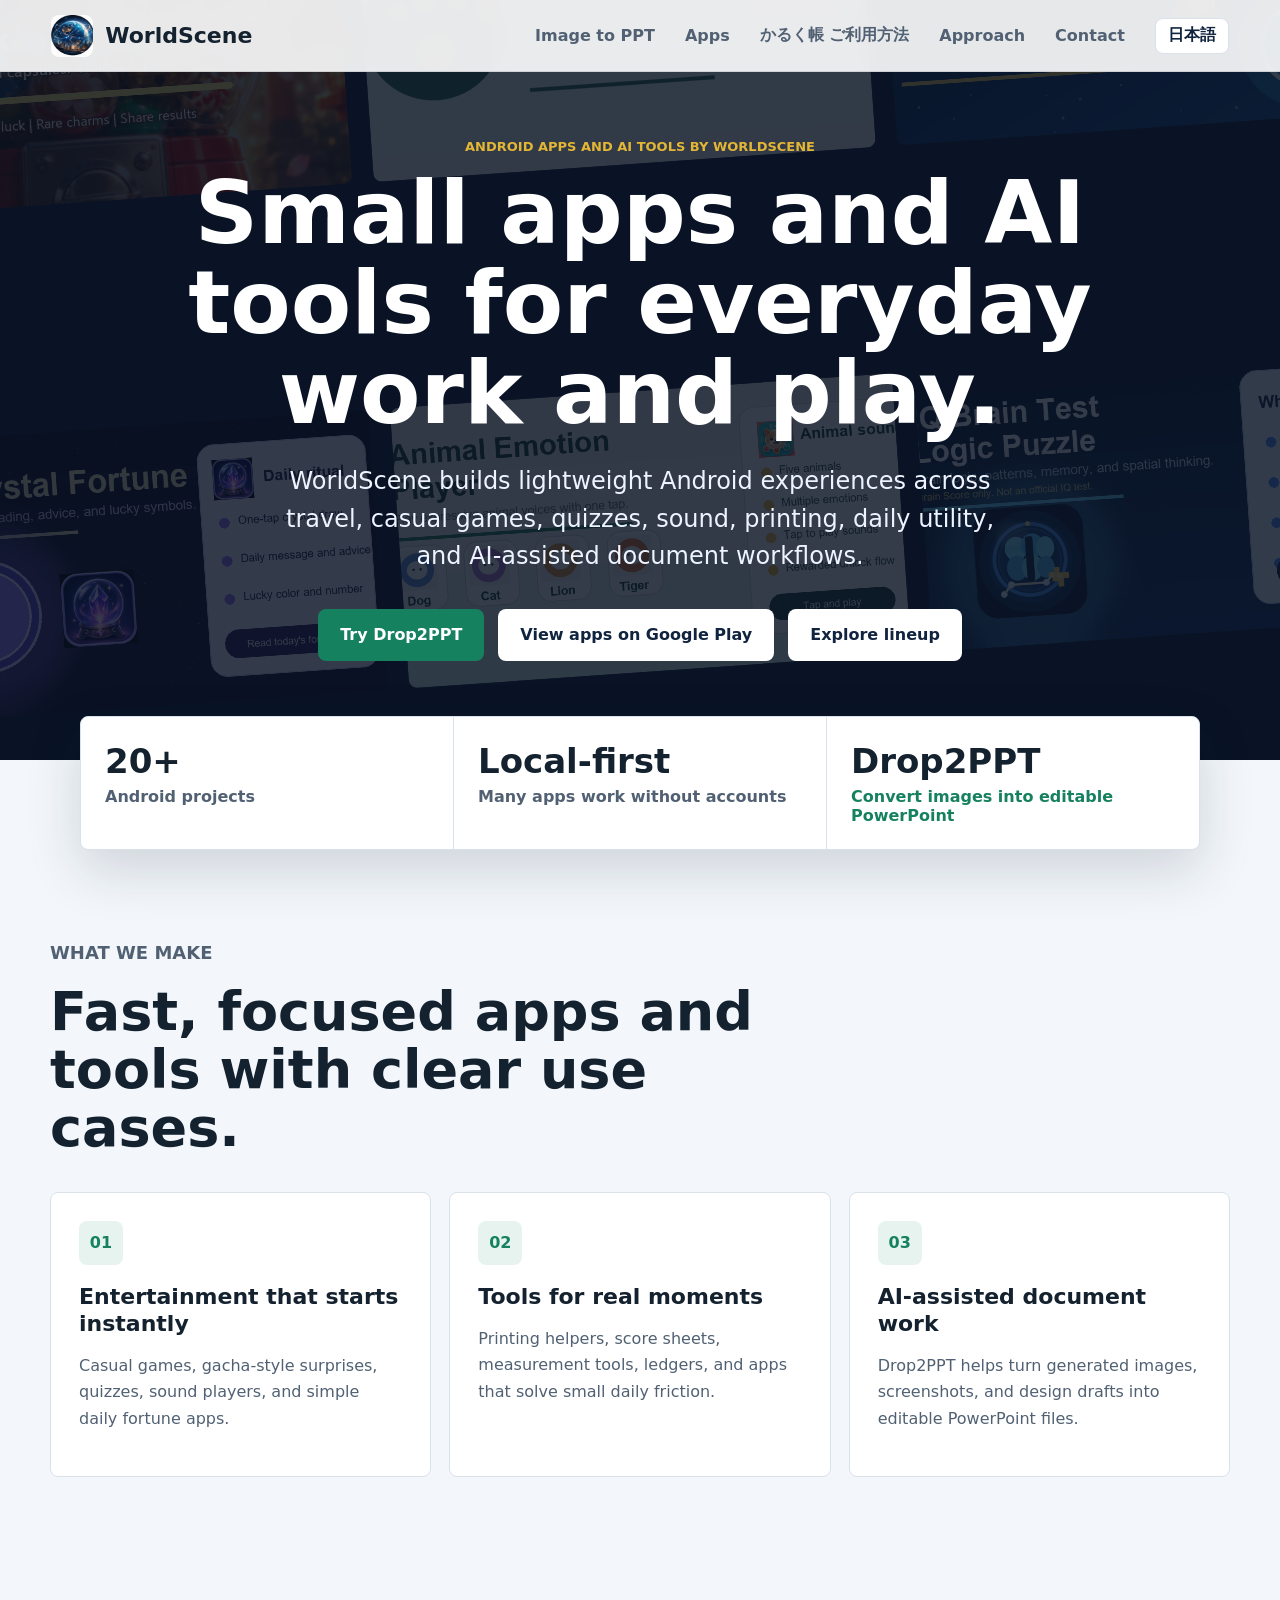
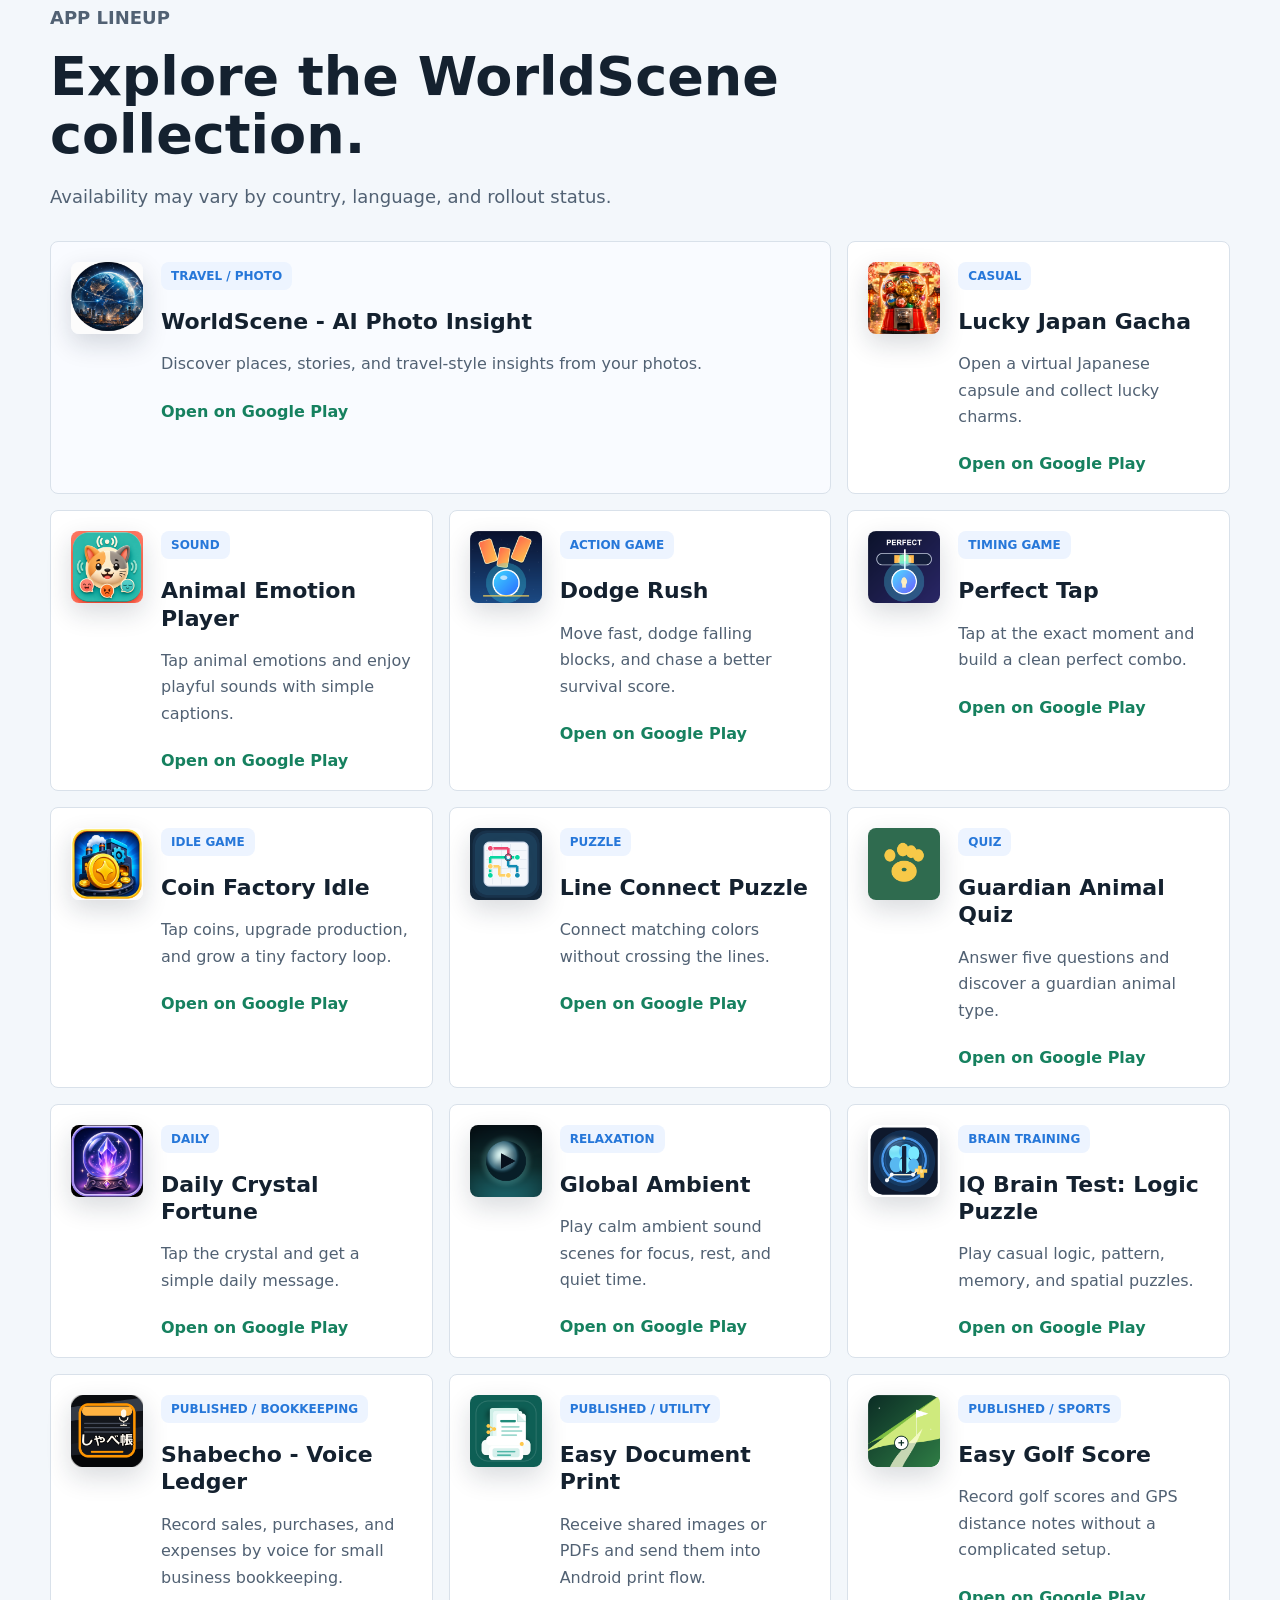
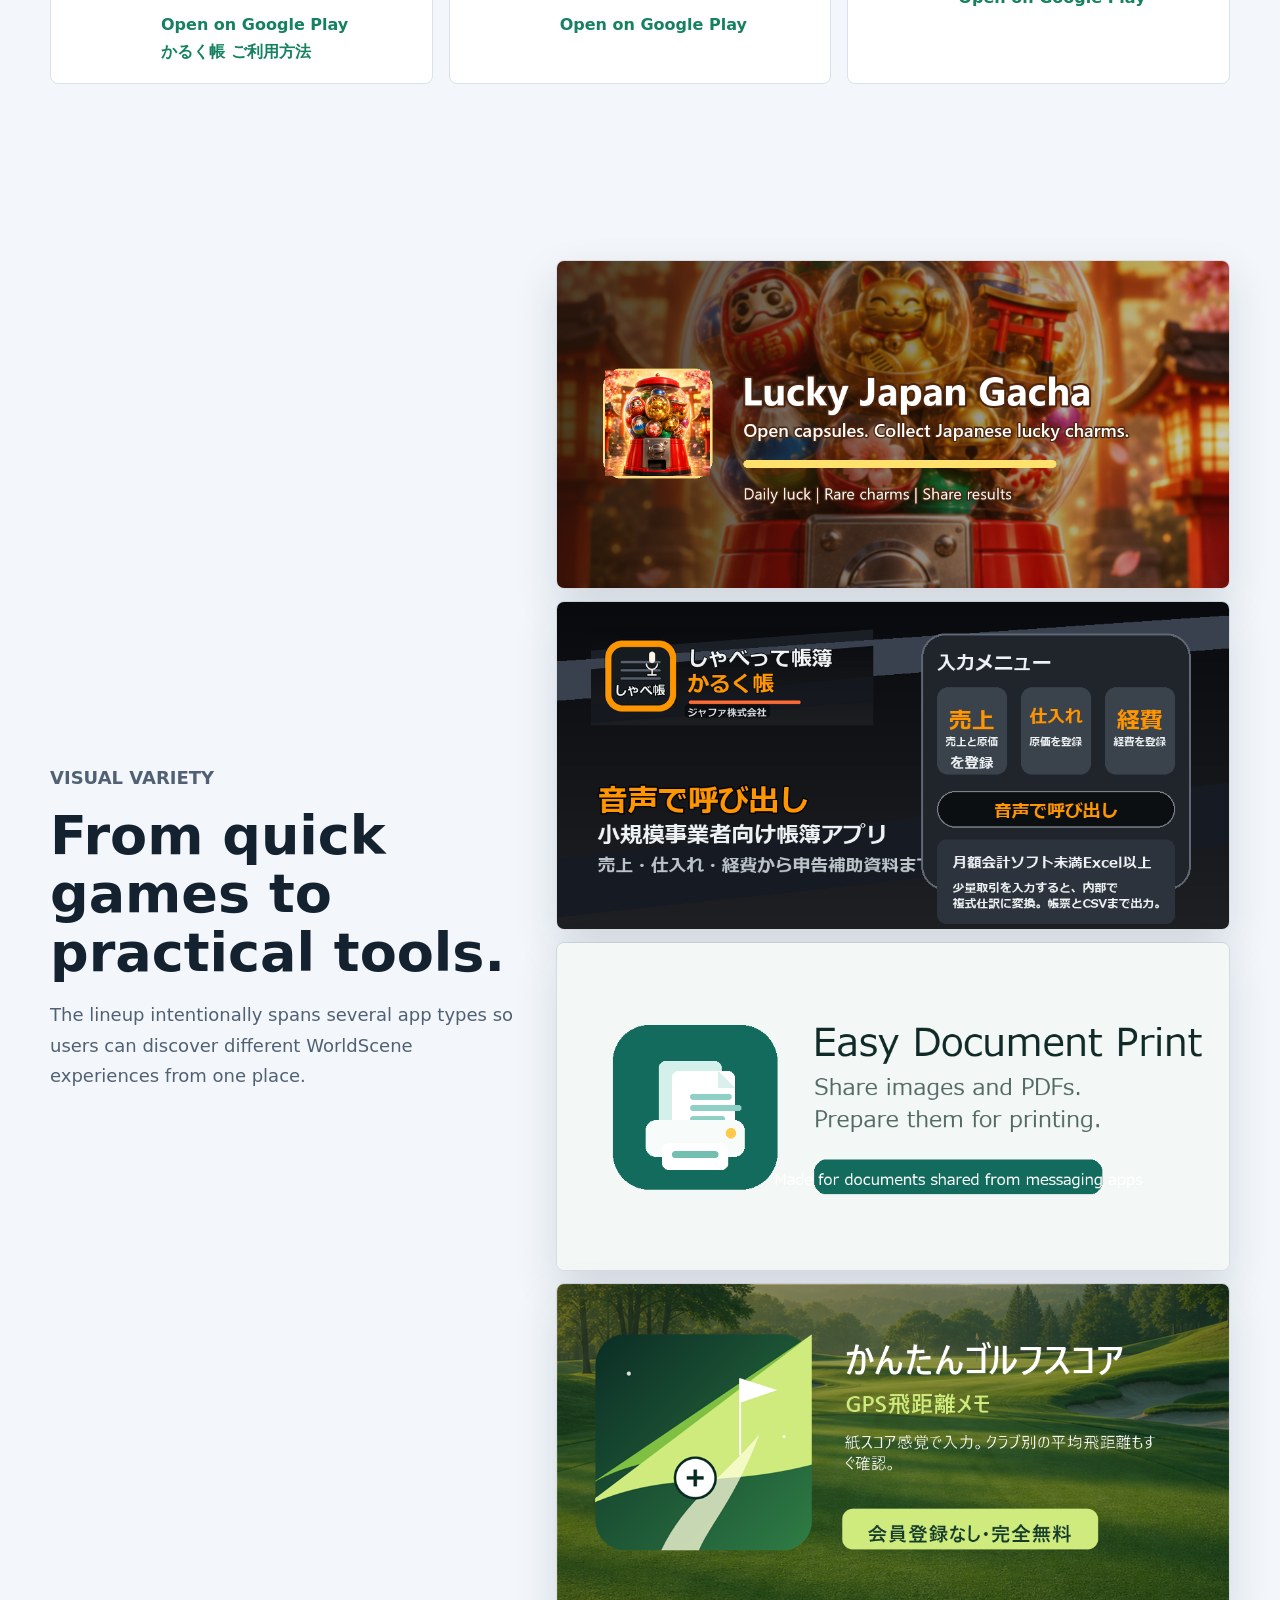
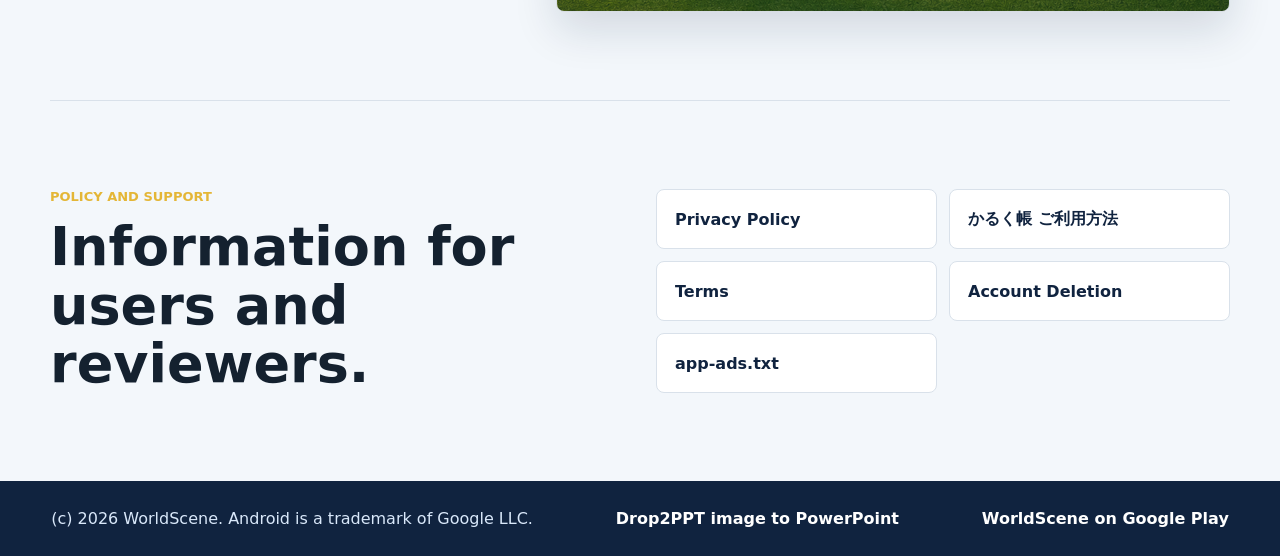
<file: worldscene_lp/index.html>
<!doctype html>
<html lang="en">
<head>
  <meta charset="utf-8">
  <meta name="viewport" content="width=device-width, initial-scale=1">
  <title>WorldScene - Apps and AI tools for daily work</title>
  <meta name="description" content="WorldScene creates lightweight Android apps and AI tools, including Drop2PPT for converting images into editable PowerPoint files.">
  <meta name="theme-color" content="#10233f">
  <link rel="canonical" href="https://worldscene.net/">
  <link rel="icon" href="worldscene-icon.png">
  <link rel="stylesheet" href="styles.css">
  <script async src="https://www.googletagmanager.com/gtag/js?id=G-NG3NH1VG2N"></script>
  <script>
    window.dataLayer = window.dataLayer || [];
    function gtag(){dataLayer.push(arguments);}
    gtag('js', new Date());
    gtag('config', 'G-NG3NH1VG2N');
  </script>
  <script type="application/ld+json">
  {
    "@context": "https://schema.org",
    "@type": "Organization",
    "name": "WorldScene",
    "url": "https://worldscene.net/",
    "sameAs": [
      "https://play.google.com/store/apps/dev?id=4842045891375937389"
    ],
    "description": "WorldScene creates lightweight Android apps for curiosity, play, learning, and practical daily tools."
  }
  </script>
</head>
<body>
  <header class="site-header">
    <a class="brand" href="#top" aria-label="WorldScene home">
      <img src="worldscene-icon.png" alt="" class="brand-icon">
      <span>WorldScene</span>
    </a>
    <nav class="nav" aria-label="Main navigation">
      <a href="/drop2ppt/" data-i18n="navDrop2ppt">Image to PPT</a>
      <a href="#apps" data-i18n="navApps">Apps</a>
      <a href="/shabecho-guide.html">かるく帳 ご利用方法</a>
      <a href="#approach" data-i18n="navApproach">Approach</a>
      <a href="#contact" data-i18n="navContact">Contact</a>
      <button class="language-button" type="button" id="language-toggle" aria-label="Switch language">日本語</button>
    </nav>
  </header>

  <main id="top">
    <section class="hero" aria-labelledby="hero-title">
      <div class="hero-media" aria-hidden="true">
        <img src="assets/apps/LuckyJapanGacha/feature.png" alt="">
        <img src="assets/apps/GuardianAnimalQuiz/feature.png" alt="">
        <img src="assets/apps/DodgeRush/feature.png" alt="">
        <img src="assets/apps/DailyCrystalFortune/feature.png" alt="">
        <img src="assets/apps/AnimalEmotionPlayer/feature.png" alt="">
        <img src="assets/apps/IQBrainTestLogicPuzzle/feature.png" alt="">
      </div>
      <div class="hero-overlay"></div>
      <div class="hero-content">
        <p class="eyebrow" data-i18n="heroEyebrow">Android apps and AI tools by WorldScene</p>
        <h1 id="hero-title" data-i18n="heroTitle">Small apps and AI tools for everyday work and play.</h1>
        <p class="hero-copy" data-i18n="heroCopy">
          WorldScene builds lightweight Android experiences across travel, casual games,
          quizzes, sound, printing, daily utility, and AI-assisted document workflows.
        </p>
        <div class="hero-actions">
          <a class="button button-primary" href="/drop2ppt/" data-i18n="heroDrop2ppt">Try Drop2PPT</a>
          <a class="button button-secondary" href="https://play.google.com/store/apps/dev?id=4842045891375937389" target="_blank" rel="noopener" data-i18n="heroGooglePlay">View apps on Google Play</a>
          <a class="button button-secondary" href="#apps" data-i18n="heroExplore">Explore lineup</a>
        </div>
      </div>
    </section>

    <section class="stats" aria-label="WorldScene highlights">
      <div>
        <strong>20+</strong>
        <span data-i18n="statApps">Android projects</span>
      </div>
      <div>
        <strong data-i18n="statLocalTitle">Local-first</strong>
        <span data-i18n="statLocalCopy">Many apps work without accounts</span>
      </div>
      <div>
        <strong>Drop2PPT</strong>
        <span><a class="text-link" href="/drop2ppt/" data-i18n="statDrop2ppt">Convert images into editable PowerPoint</a></span>
      </div>
    </section>

    <section class="section intro" id="approach">
      <div class="section-heading">
        <p class="eyebrow" data-i18n="approachEyebrow">What we make</p>
        <h2 data-i18n="approachTitle">Fast, focused apps and tools with clear use cases.</h2>
      </div>
      <div class="approach-grid">
        <article>
          <span class="approach-mark">01</span>
          <h3 data-i18n="approachOneTitle">Entertainment that starts instantly</h3>
          <p data-i18n="approachOneCopy">Casual games, gacha-style surprises, quizzes, sound players, and simple daily fortune apps.</p>
        </article>
        <article>
          <span class="approach-mark">02</span>
          <h3 data-i18n="approachTwoTitle">Tools for real moments</h3>
          <p data-i18n="approachTwoCopy">Printing helpers, score sheets, measurement tools, ledgers, and apps that solve small daily friction.</p>
        </article>
        <article>
          <span class="approach-mark">03</span>
          <h3 data-i18n="approachThreeTitle">AI-assisted document work</h3>
          <p data-i18n="approachThreeCopy">Drop2PPT helps turn generated images, screenshots, and design drafts into editable PowerPoint files.</p>
        </article>
      </div>
    </section>

    <section class="section app-section" id="apps">
      <div class="section-heading section-heading-wide">
        <p class="eyebrow" data-i18n="appsEyebrow">App lineup</p>
        <h2 data-i18n="appsTitle">Explore the WorldScene collection.</h2>
        <p data-i18n="appsCopy">Availability may vary by country, language, and rollout status.</p>
      </div>

      <div class="app-grid">
        <article class="app-card app-card-featured">
          <img class="app-icon" src="worldscene-icon.png" alt="WorldScene app icon">
          <div>
            <span class="tag">Travel / Photo</span>
            <h3>WorldScene - AI Photo Insight</h3>
            <p>Discover places, stories, and travel-style insights from your photos.</p>
            <a href="https://play.google.com/store/apps/details?id=com.worldscene.app" target="_blank" rel="noopener">Open on Google Play</a>
          </div>
        </article>

        <article class="app-card">
          <img class="app-icon" src="assets/apps/LuckyJapanGacha/icon.png" alt="Lucky Japan Gacha app icon">
          <div>
            <span class="tag">Casual</span>
            <h3>Lucky Japan Gacha</h3>
            <p>Open a virtual Japanese capsule and collect lucky charms.</p>
            <a href="https://play.google.com/store/apps/details?id=net.worldscene.luckyjapangacha" target="_blank" rel="noopener">Open on Google Play</a>
          </div>
        </article>

        <article class="app-card">
          <img class="app-icon" src="assets/apps/AnimalEmotionPlayer/icon.png" alt="Animal Emotion Player app icon">
          <div>
            <span class="tag">Sound</span>
            <h3>Animal Emotion Player</h3>
            <p>Tap animal emotions and enjoy playful sounds with simple captions.</p>
            <a href="https://play.google.com/store/apps/details?id=net.worldscene.animalemotionplayer" target="_blank" rel="noopener">Open on Google Play</a>
          </div>
        </article>

        <article class="app-card">
          <img class="app-icon" src="assets/apps/DodgeRush/icon.png" alt="Dodge Rush app icon">
          <div>
            <span class="tag">Action game</span>
            <h3>Dodge Rush</h3>
            <p>Move fast, dodge falling blocks, and chase a better survival score.</p>
            <a href="https://play.google.com/store/apps/details?id=net.worldscene.dodgerush" target="_blank" rel="noopener">Open on Google Play</a>
          </div>
        </article>

        <article class="app-card">
          <img class="app-icon" src="assets/apps/PerfectTap/icon.png" alt="Perfect Tap app icon">
          <div>
            <span class="tag">Timing game</span>
            <h3>Perfect Tap</h3>
            <p>Tap at the exact moment and build a clean perfect combo.</p>
            <a href="https://play.google.com/store/apps/details?id=net.worldscene.perfecttap" target="_blank" rel="noopener">Open on Google Play</a>
          </div>
        </article>

        <article class="app-card">
          <img class="app-icon" src="assets/apps/CoinFactoryIdle/icon.png" alt="Coin Factory Idle app icon">
          <div>
            <span class="tag">Idle game</span>
            <h3>Coin Factory Idle</h3>
            <p>Tap coins, upgrade production, and grow a tiny factory loop.</p>
            <a href="https://play.google.com/store/apps/details?id=net.worldscene.coinfactoryidle" target="_blank" rel="noopener">Open on Google Play</a>
          </div>
        </article>

        <article class="app-card">
          <img class="app-icon" src="assets/apps/LineConnectPuzzle/icon.png" alt="Line Connect Puzzle app icon">
          <div>
            <span class="tag">Puzzle</span>
            <h3>Line Connect Puzzle</h3>
            <p>Connect matching colors without crossing the lines.</p>
            <a href="https://play.google.com/store/apps/details?id=net.worldscene.lineconnectpuzzle" target="_blank" rel="noopener">Open on Google Play</a>
          </div>
        </article>

        <article class="app-card">
          <img class="app-icon" src="assets/apps/GuardianAnimalQuiz/icon.png" alt="Guardian Animal Quiz app icon">
          <div>
            <span class="tag">Quiz</span>
            <h3>Guardian Animal Quiz</h3>
            <p>Answer five questions and discover a guardian animal type.</p>
            <a href="https://play.google.com/store/apps/details?id=net.worldscene.guardiananimalquiz" target="_blank" rel="noopener">Open on Google Play</a>
          </div>
        </article>

        <article class="app-card">
          <img class="app-icon" src="assets/apps/DailyCrystalFortune/icon.png" alt="Daily Crystal Fortune app icon">
          <div>
            <span class="tag">Daily</span>
            <h3>Daily Crystal Fortune</h3>
            <p>Tap the crystal and get a simple daily message.</p>
            <a href="https://play.google.com/store/apps/details?id=net.worldscene.dailycrystalfortune" target="_blank" rel="noopener">Open on Google Play</a>
          </div>
        </article>

        <article class="app-card">
          <img class="app-icon" src="assets/apps/GlobalAmbient/icon.png" alt="Global Ambient app icon">
          <div>
            <span class="tag">Relaxation</span>
            <h3>Global Ambient</h3>
            <p>Play calm ambient sound scenes for focus, rest, and quiet time.</p>
            <a href="https://play.google.com/store/apps/details?id=net.worldscene.globalambient" target="_blank" rel="noopener">Open on Google Play</a>
          </div>
        </article>

        <article class="app-card">
          <img class="app-icon" src="assets/apps/IQBrainTestLogicPuzzle/icon.png" alt="IQ Brain Test: Logic Puzzle app icon">
          <div>
            <span class="tag">Brain training</span>
            <h3>IQ Brain Test: Logic Puzzle</h3>
            <p>Play casual logic, pattern, memory, and spatial puzzles.</p>
            <a href="https://play.google.com/store/apps/details?id=net.worldscene.iqbraintestlogicpuzzle" target="_blank" rel="noopener">Open on Google Play</a>
          </div>
        </article>

        <article class="app-card">
          <img class="app-icon" src="assets/apps/Shabecho/icon.png" alt="Shabecho app icon">
          <div>
            <span class="tag">Published / Bookkeeping</span>
            <h3>Shabecho - Voice Ledger</h3>
            <p>Record sales, purchases, and expenses by voice for small business bookkeeping.</p>
            <a href="https://play.google.com/store/apps/details?id=net.worldscene.shabecho" target="_blank" rel="noopener">Open on Google Play</a>
            <a href="/shabecho-guide.html">かるく帳 ご利用方法</a>
          </div>
        </article>

        <article class="app-card">
          <img class="app-icon" src="assets/apps/SharePrintHelper/icon.png" alt="Easy Document Print app icon">
          <div>
            <span class="tag">Published / Utility</span>
            <h3>Easy Document Print</h3>
            <p>Receive shared images or PDFs and send them into Android print flow.</p>
            <a href="https://play.google.com/store/apps/details?id=net.worldscene.kantanshareprint" target="_blank" rel="noopener">Open on Google Play</a>
          </div>
        </article>

        <article class="app-card">
          <img class="app-icon" src="assets/apps/SimpleGolfScore/icon.png" alt="Easy Golf Score app icon">
          <div>
            <span class="tag">Published / Sports</span>
            <h3>Easy Golf Score</h3>
            <p>Record golf scores and GPS distance notes without a complicated setup.</p>
            <a href="https://play.google.com/store/apps/details?id=net.worldscene.simplegolfscore" target="_blank" rel="noopener">Open on Google Play</a>
          </div>
        </article>
      </div>
    </section>

    <section class="section showcase" aria-label="Featured app visuals">
      <div class="showcase-copy">
        <p class="eyebrow" data-i18n="showcaseEyebrow">Visual variety</p>
        <h2 data-i18n="showcaseTitle">From quick games to practical tools.</h2>
        <p data-i18n="showcaseCopy">The lineup intentionally spans several app types so users can discover different WorldScene experiences from one place.</p>
      </div>
      <div class="feature-strip" aria-hidden="true">
        <img src="assets/apps/LuckyJapanGacha/feature.png" alt="">
        <img src="assets/apps/Shabecho/feature.png" alt="">
        <img src="assets/apps/SharePrintHelper/feature.png" alt="">
        <img src="assets/apps/SimpleGolfScore/feature.png" alt="">
      </div>
    </section>

    <section class="section contact-section" id="contact">
      <div>
        <p class="eyebrow" data-i18n="policyEyebrow">Policy and support</p>
        <h2 data-i18n="policyTitle">Information for users and reviewers.</h2>
      </div>
      <div class="link-list">
        <a href="https://worldscene.net/privacy_policy_en.html" data-i18n="privacy">Privacy Policy</a>
        <a href="https://worldscene.net/shabecho-guide.html">かるく帳 ご利用方法</a>
        <a href="https://worldscene.net/terms.html" data-i18n="terms">Terms</a>
        <a href="https://worldscene.net/account-delete.html" data-i18n="accountDelete">Account Deletion</a>
        <a href="https://worldscene.net/app-ads.txt">app-ads.txt</a>
      </div>
    </section>
  </main>

  <footer class="footer">
    <p data-i18n="footerCopy">(c) 2026 WorldScene. Android is a trademark of Google LLC.</p>
    <a href="/drop2ppt/" data-i18n="footerDrop2ppt">Drop2PPT image to PowerPoint</a>
    <a href="https://play.google.com/store/apps/dev?id=4842045891375937389" target="_blank" rel="noopener" data-i18n="footerGooglePlay">WorldScene on Google Play</a>
  </footer>
  <script>
    const translations = {
      en: {
        title: "WorldScene - Apps and AI tools for daily work",
        description: "WorldScene creates lightweight Android apps and AI tools, including Drop2PPT for converting images into editable PowerPoint files.",
        languageButton: "日本語",
        navDrop2ppt: "Image to PPT",
        navApps: "Apps",
        navApproach: "Approach",
        navContact: "Contact",
        heroEyebrow: "Android apps and AI tools by WorldScene",
        heroTitle: "Small apps and AI tools for everyday work and play.",
        heroCopy: "WorldScene builds lightweight Android experiences across travel, casual games, quizzes, sound, printing, daily utility, and AI-assisted document workflows.",
        heroDrop2ppt: "Try Drop2PPT",
        heroGooglePlay: "View apps on Google Play",
        heroExplore: "Explore lineup",
        statApps: "Android projects",
        statLocalTitle: "Local-first",
        statLocalCopy: "Many apps work without accounts",
        statDrop2ppt: "Convert images into editable PowerPoint",
        approachEyebrow: "What we make",
        approachTitle: "Fast, focused apps and tools with clear use cases.",
        approachOneTitle: "Entertainment that starts instantly",
        approachOneCopy: "Casual games, gacha-style surprises, quizzes, sound players, and simple daily fortune apps.",
        approachTwoTitle: "Tools for real moments",
        approachTwoCopy: "Printing helpers, score sheets, measurement tools, ledgers, and apps that solve small daily friction.",
        approachThreeTitle: "AI-assisted document work",
        approachThreeCopy: "Drop2PPT helps turn generated images, screenshots, and design drafts into editable PowerPoint files.",
        appsEyebrow: "App lineup",
        appsTitle: "Explore the WorldScene collection.",
        appsCopy: "Availability may vary by country, language, and rollout status.",
        openPlay: "Open on Google Play",
        showcaseEyebrow: "Visual variety",
        showcaseTitle: "From quick games to practical tools.",
        showcaseCopy: "The lineup intentionally spans several app types so users can discover different WorldScene experiences from one place.",
        policyEyebrow: "Policy and support",
        policyTitle: "Information for users and reviewers.",
        privacy: "Privacy Policy",
        terms: "Terms",
        accountDelete: "Account Deletion",
        footerCopy: "(c) 2026 WorldScene. Android is a trademark of Google LLC.",
        footerDrop2ppt: "Drop2PPT image to PowerPoint",
        footerGooglePlay: "WorldScene on Google Play"
      },
      ja: {
        title: "WorldScene - 日常に役立つアプリとAIツール",
        description: "WorldSceneはAndroidアプリとAIツールを提供しています。Drop2PPTでは画像を編集可能なPowerPointに変換できます。",
        languageButton: "English",
        navDrop2ppt: "画像をPPTへ",
        navApps: "アプリ",
        navApproach: "方針",
        navContact: "サポート",
        heroEyebrow: "WorldSceneのAndroidアプリとAIツール",
        heroTitle: "日常の仕事と遊びに、小さく使いやすいアプリとAIツールを。",
        heroCopy: "WorldSceneは、旅行、カジュアルゲーム、クイズ、サウンド、印刷、日常ツール、AIによる資料作成支援まで、軽量で使いやすい体験を提供します。",
        heroDrop2ppt: "Drop2PPTを使う",
        heroGooglePlay: "Google Playで見る",
        heroExplore: "アプリ一覧を見る",
        statApps: "Androidプロジェクト",
        statLocalTitle: "ローカル重視",
        statLocalCopy: "多くのアプリはアカウント不要で利用できます",
        statDrop2ppt: "画像を編集可能なPowerPointへ変換",
        approachEyebrow: "提供しているもの",
        approachTitle: "目的が明確で、すぐ使えるアプリとツール。",
        approachOneTitle: "すぐ始められるエンタメ",
        approachOneCopy: "カジュアルゲーム、ガチャ風アプリ、クイズ、サウンドプレイヤー、毎日の占いアプリなどを提供しています。",
        approachTwoTitle: "実用シーンに役立つツール",
        approachTwoCopy: "印刷補助、スコア管理、計測、台帳など、日常の小さな不便を解決するツールを作っています。",
        approachThreeTitle: "AIによる資料作成支援",
        approachThreeCopy: "Drop2PPTは、生成画像、スクリーンショット、デザイン案を編集可能なPowerPointファイルへ変換します。",
        appsEyebrow: "アプリ一覧",
        appsTitle: "WorldSceneのアプリコレクション。",
        appsCopy: "国、言語、公開状況により利用できるアプリは異なる場合があります。",
        openPlay: "Google Playで開く",
        showcaseEyebrow: "多彩なアプリ",
        showcaseTitle: "気軽なゲームから実用ツールまで。",
        showcaseCopy: "さまざまな種類のアプリをまとめて公開し、ユーザーがWorldSceneの体験を一か所から見つけられるようにしています。",
        policyEyebrow: "ポリシーとサポート",
        policyTitle: "ユーザーと審査担当者向けの情報。",
        privacy: "プライバシーポリシー",
        terms: "利用規約",
        accountDelete: "アカウント削除",
        footerCopy: "(c) 2026 WorldScene. Android は Google LLC の商標です。",
        footerDrop2ppt: "Drop2PPT 画像をPowerPointへ",
        footerGooglePlay: "WorldSceneをGoogle Playで見る"
      }
    };

    const languageButton = document.getElementById("language-toggle");
    const savedLanguage = localStorage.getItem("worldsceneLanguage");
    let currentLanguage = savedLanguage || (navigator.language && navigator.language.startsWith("ja") ? "ja" : "en");

    function applyLanguage(language) {
      const labels = translations[language] || translations.en;
      document.documentElement.lang = language;
      document.title = labels.title;
      const description = document.querySelector('meta[name="description"]');
      if (description) {
        description.setAttribute("content", labels.description);
      }
      document.querySelectorAll("[data-i18n]").forEach((element) => {
        const key = element.getAttribute("data-i18n");
        if (labels[key]) {
          element.textContent = labels[key];
        }
      });
      document.querySelectorAll(".app-card a[href*='play.google.com']").forEach((link) => {
        link.textContent = labels.openPlay;
      });
      languageButton.textContent = labels.languageButton;
      currentLanguage = language;
      localStorage.setItem("worldsceneLanguage", language);
    }

    languageButton.addEventListener("click", () => {
      applyLanguage(currentLanguage === "ja" ? "en" : "ja");
    });

    applyLanguage(currentLanguage);
  </script>
</body>
</html>
</file>
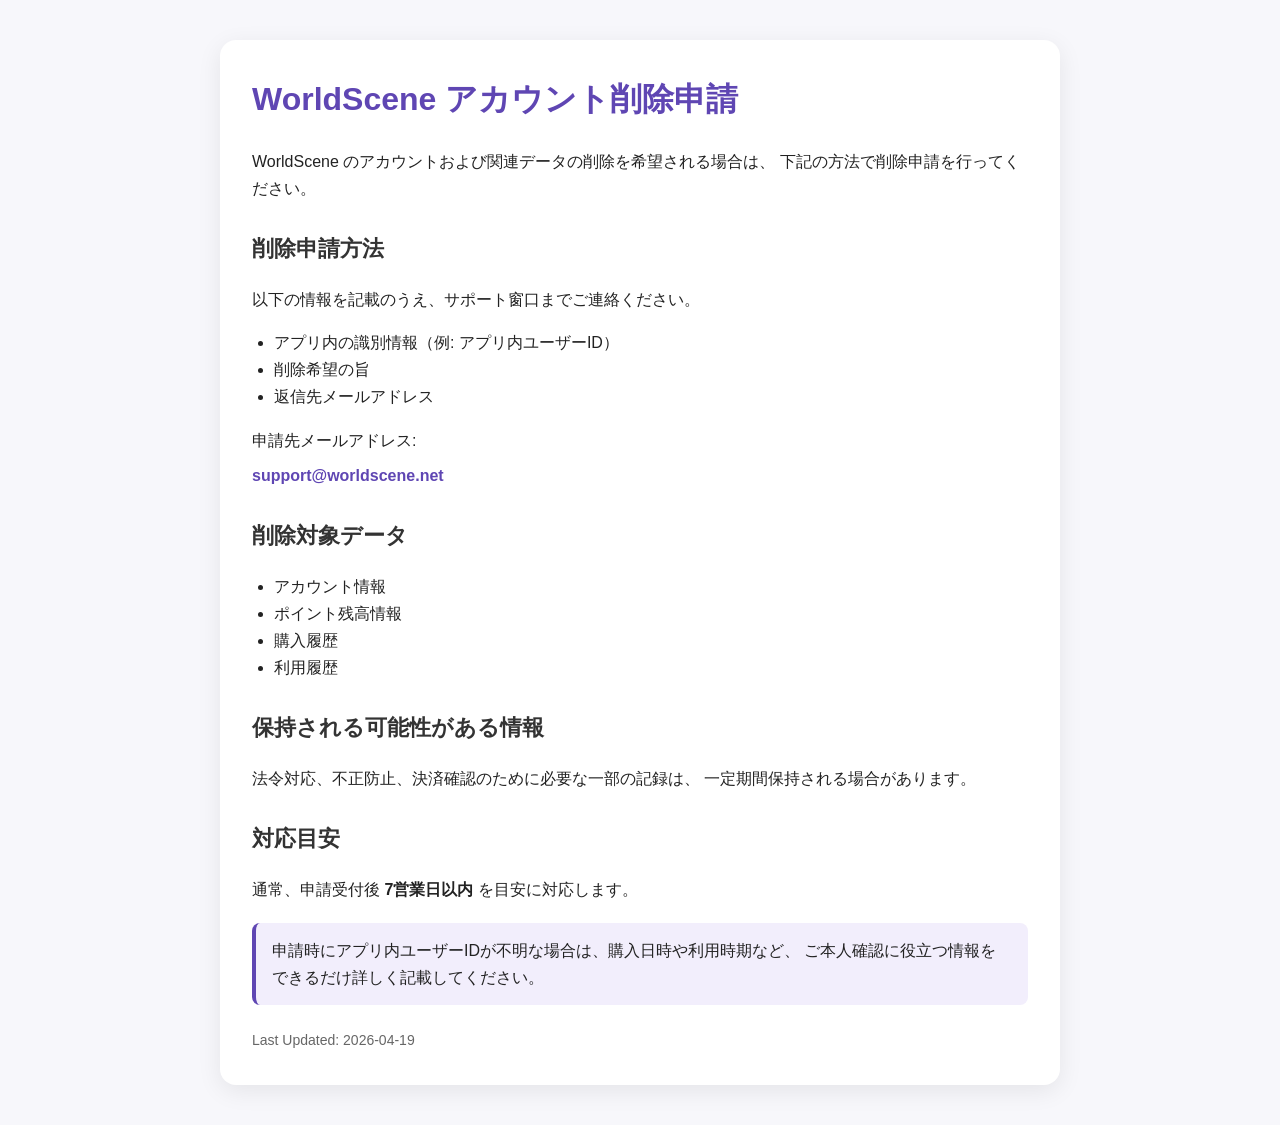
<file: public/account-delete.html>
<!DOCTYPE html>
<html lang="ja">
<head>
  <meta http-equiv="Content-Type" content="text/html; charset=UTF-8">
  <meta charset="UTF-8">
  <meta name="viewport" content="width=device-width, initial-scale=1.0">
  <title>WorldScene &#12450;&#12459;&#12454;&#12531;&#12488;&#21066;&#38500;&#30003;&#35531;</title>
  <style>
    body {
      font-family: -apple-system, BlinkMacSystemFont, "Segoe UI", Roboto, "Noto Sans JP", sans-serif;
      line-height: 1.7;
      margin: 0;
      background: #f7f7fb;
      color: #222;
    }
    .wrap {
      max-width: 840px;
      margin: 40px auto;
      padding: 0 20px;
    }
    .card {
      background: #fff;
      border-radius: 16px;
      padding: 32px;
      box-shadow: 0 6px 24px rgba(0,0,0,0.08);
    }
    h1 {
      margin-top: 0;
      font-size: 32px;
      color: #5f46b3;
    }
    h2 {
      margin-top: 28px;
      font-size: 22px;
      color: #333;
    }
    p, li {
      font-size: 16px;
    }
    ul {
      padding-left: 22px;
    }
    .mail {
      display: inline-block;
      margin-top: 8px;
      font-weight: 700;
      color: #5f46b3;
      text-decoration: none;
    }
    .note {
      background: #f2eefc;
      border-left: 4px solid #5f46b3;
      padding: 14px 16px;
      border-radius: 8px;
      margin-top: 20px;
    }
    .footer {
      margin-top: 24px;
      font-size: 14px;
      color: #666;
    }
  </style>
</head>
<body>
  <div class="wrap">
    <div class="card">
      <h1>WorldScene &#12450;&#12459;&#12454;&#12531;&#12488;&#21066;&#38500;&#30003;&#35531;</h1>

      <p>
        WorldScene &#12398;&#12450;&#12459;&#12454;&#12531;&#12488;&#12362;&#12424;&#12403;&#38306;&#36899;&#12487;&#12540;&#12479;&#12398;&#21066;&#38500;&#12434;&#24076;&#26395;&#12373;&#12428;&#12427;&#22580;&#21512;&#12399;&#12289;
        &#19979;&#35352;&#12398;&#26041;&#27861;&#12391;&#21066;&#38500;&#30003;&#35531;&#12434;&#34892;&#12387;&#12390;&#12367;&#12384;&#12373;&#12356;&#12290;
      </p>

      <h2>&#21066;&#38500;&#30003;&#35531;&#26041;&#27861;</h2>
      <p>
        &#20197;&#19979;&#12398;&#24773;&#22577;&#12434;&#35352;&#36617;&#12398;&#12358;&#12360;&#12289;&#12469;&#12509;&#12540;&#12488;&#31383;&#21475;&#12414;&#12391;&#12372;&#36899;&#32097;&#12367;&#12384;&#12373;&#12356;&#12290;
      </p>
      <ul>
        <li>&#12450;&#12503;&#12522;&#20869;&#12398;&#35672;&#21029;&#24773;&#22577;&#65288;&#20363;: &#12450;&#12503;&#12522;&#20869;&#12518;&#12540;&#12470;&#12540;ID&#65289;</li>
        <li>&#21066;&#38500;&#24076;&#26395;&#12398;&#26088;</li>
        <li>&#36820;&#20449;&#20808;&#12513;&#12540;&#12523;&#12450;&#12489;&#12524;&#12473;</li>
      </ul>

      <p>
        &#30003;&#35531;&#20808;&#12513;&#12540;&#12523;&#12450;&#12489;&#12524;&#12473;:<br>
        <a class="mail" href="mailto:support@worldscene.net">support@worldscene.net</a>
      </p>

      <h2>&#21066;&#38500;&#23550;&#35937;&#12487;&#12540;&#12479;</h2>
      <ul>
        <li>&#12450;&#12459;&#12454;&#12531;&#12488;&#24773;&#22577;</li>
        <li>&#12509;&#12452;&#12531;&#12488;&#27531;&#39640;&#24773;&#22577;</li>
        <li>&#36092;&#20837;&#23653;&#27508;</li>
        <li>&#21033;&#29992;&#23653;&#27508;</li>
      </ul>

      <h2>&#20445;&#25345;&#12373;&#12428;&#12427;&#21487;&#33021;&#24615;&#12364;&#12354;&#12427;&#24773;&#22577;</h2>
      <p>
        &#27861;&#20196;&#23550;&#24540;&#12289;&#19981;&#27491;&#38450;&#27490;&#12289;&#27770;&#28168;&#30906;&#35469;&#12398;&#12383;&#12417;&#12395;&#24517;&#35201;&#12394;&#19968;&#37096;&#12398;&#35352;&#37682;&#12399;&#12289;
        &#19968;&#23450;&#26399;&#38291;&#20445;&#25345;&#12373;&#12428;&#12427;&#22580;&#21512;&#12364;&#12354;&#12426;&#12414;&#12377;&#12290;
      </p>

      <h2>&#23550;&#24540;&#30446;&#23433;</h2>
      <p>
        &#36890;&#24120;&#12289;&#30003;&#35531;&#21463;&#20184;&#24460; <strong>7&#21942;&#26989;&#26085;&#20197;&#20869;</strong> &#12434;&#30446;&#23433;&#12395;&#23550;&#24540;&#12375;&#12414;&#12377;&#12290;
      </p>

      <div class="note">
        &#30003;&#35531;&#26178;&#12395;&#12450;&#12503;&#12522;&#20869;&#12518;&#12540;&#12470;&#12540;ID&#12364;&#19981;&#26126;&#12394;&#22580;&#21512;&#12399;&#12289;&#36092;&#20837;&#26085;&#26178;&#12420;&#21033;&#29992;&#26178;&#26399;&#12394;&#12393;&#12289;
        &#12372;&#26412;&#20154;&#30906;&#35469;&#12395;&#24441;&#31435;&#12388;&#24773;&#22577;&#12434;&#12391;&#12365;&#12427;&#12384;&#12369;&#35443;&#12375;&#12367;&#35352;&#36617;&#12375;&#12390;&#12367;&#12384;&#12373;&#12356;&#12290;
      </div>

      <div class="footer">
        Last Updated: 2026-04-19
      </div>
    </div>
  </div>
</body>
</html>
</file>
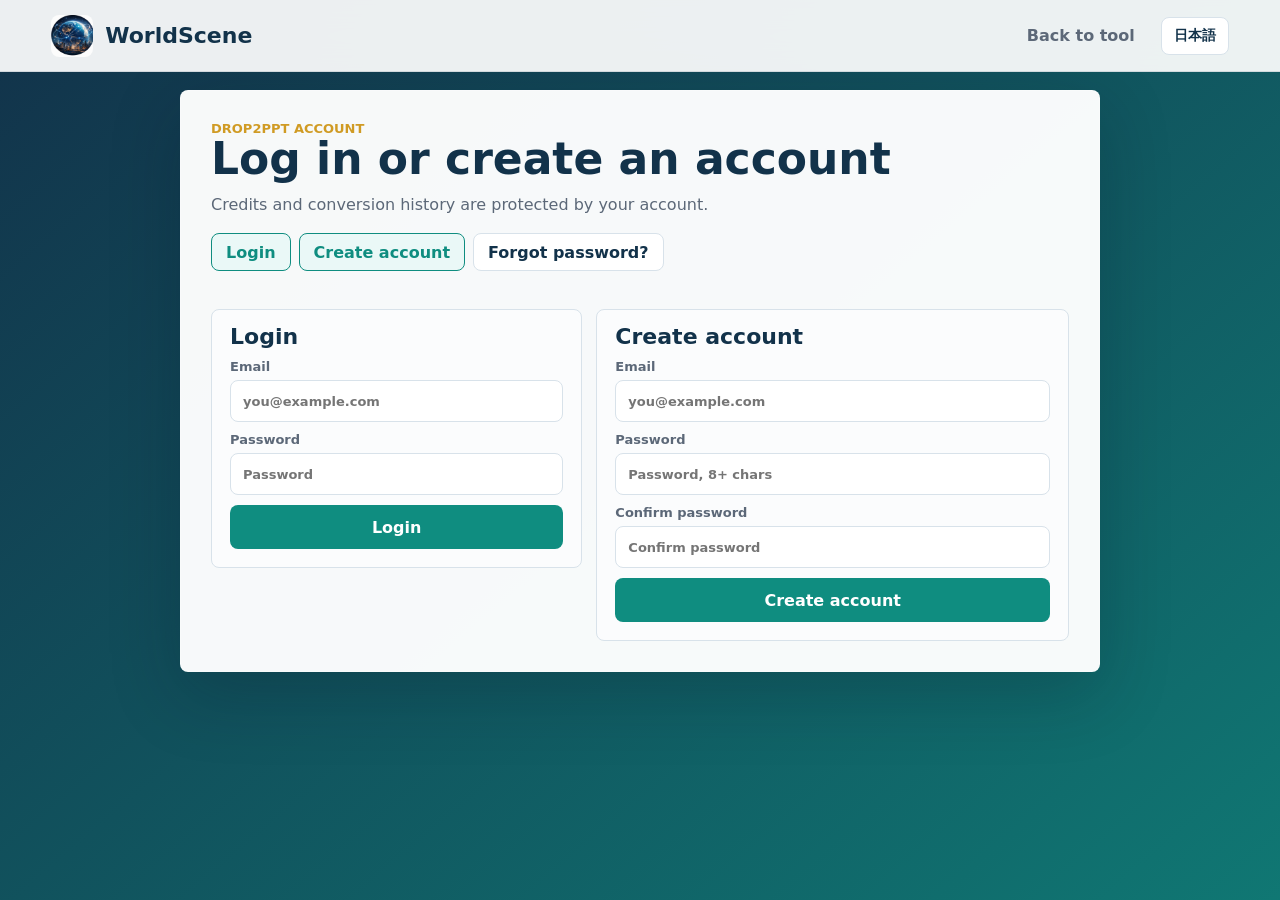
<file: public/auth.html>
<!doctype html>
<html lang="en">
<head>
  <meta charset="utf-8">
  <meta name="viewport" content="width=device-width, initial-scale=1">
  <title>Drop2PPT Account | WorldScene</title>
  <meta name="robots" content="noindex,follow">
  <meta name="theme-color" content="#12324a">
  <link rel="icon" href="worldscene-icon.png">
  <link rel="stylesheet" href="styles.css">
  <script async src="https://www.googletagmanager.com/gtag/js?id=G-NG3NH1VG2N"></script>
  <script>
    window.dataLayer = window.dataLayer || [];
    function gtag(){dataLayer.push(arguments);}
    gtag('js', new Date());
    gtag('config', 'G-NG3NH1VG2N');
    gtag('config', 'AW-18153856708');
  </script>
</head>
<body class="auth-page-body">
  <header class="site-header">
    <a class="brand" href="/drop2ppt/" aria-label="WorldScene Drop2PPT">
      <img src="worldscene-icon.png" alt="" class="brand-icon">
      <span>WorldScene</span>
    </a>
    <nav class="nav" aria-label="Account navigation">
      <a href="/drop2ppt/" data-i18n="backToTool">Back to tool</a>
      <button class="language-button" type="button" id="language-toggle" aria-label="Switch language">日本語</button>
    </nav>
  </header>

  <main class="auth-page">
    <section class="auth-shell" aria-labelledby="auth-title">
      <p class="eyebrow" data-i18n="accountEyebrow">Drop2PPT account</p>
      <h1 id="auth-title" data-i18n="accountTitle">Log in or create an account</h1>
      <p class="auth-lead" data-i18n="accountLead">Credits and conversion history are protected by your account.</p>

      <div class="auth-tabs" role="tablist" aria-label="Account forms">
        <button type="button" class="auth-tab" data-mode="login" data-i18n="loginTitle">Login</button>
        <button type="button" class="auth-tab" data-mode="signup" data-i18n="signupTitle">Create account</button>
        <button type="button" class="auth-tab" data-mode="forgot" data-i18n="forgotTitle">Forgot password?</button>
      </div>

      <p class="auth-message" id="auth-message" role="status"></p>

      <div class="auth-form-grid" data-auth-panel="account">
        <form id="login-form" class="auth-card">
          <h2 data-i18n="loginTitle">Login</h2>
          <label>
            <span data-i18n="emailLabel">Email</span>
            <input name="email" type="email" autocomplete="email" placeholder="you@example.com" required>
          </label>
          <label>
            <span data-i18n="passwordLabel">Password</span>
            <input name="password" type="password" autocomplete="current-password" placeholder="Password" required>
          </label>
          <button type="submit" data-i18n="loginButton">Login</button>
        </form>

        <form id="signup-form" class="auth-card">
          <h2 data-i18n="signupTitle">Create account</h2>
          <label>
            <span data-i18n="emailLabel">Email</span>
            <input name="email" type="email" autocomplete="email" placeholder="you@example.com" required>
          </label>
          <label>
            <span data-i18n="passwordLabel">Password</span>
            <input name="password" type="password" autocomplete="new-password" placeholder="Password, 8+ chars" data-i18n-placeholder="passwordPlaceholder" minlength="8" required>
          </label>
          <label>
            <span data-i18n="passwordConfirmLabel">Confirm password</span>
            <input name="password_confirm" type="password" autocomplete="new-password" placeholder="Confirm password" data-i18n-placeholder="passwordConfirmPlaceholder" minlength="8" required>
          </label>
          <button type="submit" data-i18n="signupButton">Create account</button>
        </form>
      </div>

      <form id="forgot-form" class="auth-card" data-auth-panel="forgot" hidden>
        <h2 data-i18n="forgotTitle">Forgot password?</h2>
        <p data-i18n="forgotLead">Enter your email address and we will send a reset link if the account exists.</p>
        <label>
          <span data-i18n="emailLabel">Email</span>
          <input name="email" type="email" autocomplete="email" placeholder="you@example.com" required>
        </label>
        <button type="submit" data-i18n="forgotButton">Send reset email</button>
      </form>

      <form id="reset-form" class="auth-card" data-auth-panel="reset" hidden>
        <h2 data-i18n="resetTitle">Set a new password</h2>
        <label>
          <span data-i18n="passwordLabel">Password</span>
          <input name="password" type="password" autocomplete="new-password" placeholder="Password, 8+ chars" data-i18n-placeholder="passwordPlaceholder" minlength="8" required>
        </label>
        <label>
          <span data-i18n="passwordConfirmLabel">Confirm password</span>
          <input name="password_confirm" type="password" autocomplete="new-password" placeholder="Confirm password" data-i18n-placeholder="passwordConfirmPlaceholder" minlength="8" required>
        </label>
        <button type="submit" data-i18n="resetButton">Update password</button>
      </form>

      <form id="sandbox-form" class="auth-card sandbox-auth-card" data-auth-panel="sandbox" hidden>
        <h2 data-i18n="sandboxTitle">Sandbox checkout login</h2>
        <p data-i18n="sandboxLead">Owner-only test checkout. Production users cannot access this mode.</p>
        <label>
          <span data-i18n="emailLabel">Email</span>
          <input name="email" type="email" autocomplete="email" placeholder="owner@example.com" required>
        </label>
        <label>
          <span data-i18n="passwordLabel">Password</span>
          <input name="password" type="password" autocomplete="current-password" placeholder="Sandbox password" required>
        </label>
        <button type="submit" data-i18n="sandboxButton">Enable sandbox checkout</button>
      </form>
    </section>
  </main>

  <script>
    const messages = {
      en: {
        backToTool: "Back to tool",
        accountEyebrow: "Drop2PPT account",
        accountTitle: "Log in or create an account",
        accountLead: "Credits and conversion history are protected by your account.",
        loginTitle: "Login",
        signupTitle: "Create account",
        forgotTitle: "Forgot password?",
        emailLabel: "Email",
        passwordLabel: "Password",
        passwordConfirmLabel: "Confirm password",
        passwordPlaceholder: "Password, 8+ chars",
        passwordConfirmPlaceholder: "Confirm password",
        loginButton: "Login",
        signupButton: "Create account",
        forgotButton: "Send reset email",
        forgotLead: "Enter your email address and we will send a reset link if the account exists.",
        resetTitle: "Set a new password",
        resetButton: "Update password",
        sandboxTitle: "Sandbox checkout login",
        sandboxLead: "Owner-only test checkout. Production users cannot access this mode.",
        sandboxButton: "Enable sandbox checkout",
        loginSuccess: "Logged in. Returning to Drop2PPT...",
        signupSuccess: "Account created. Please open the verification link sent to your email.",
        forgotSuccess: "If the account exists, a reset email has been sent.",
        resetSuccess: "Password updated. Returning to Drop2PPT...",
        sandboxSuccess: "Sandbox checkout is enabled. Returning to Drop2PPT...",
        verifySuccess: "Email verified. Returning to Drop2PPT...",
        requestFailed: "Request failed."
      },
      ja: {
        backToTool: "変換画面へ戻る",
        accountEyebrow: "Drop2PPT アカウント",
        accountTitle: "ログイン・新規登録",
        accountLead: "クレジットと変換利用をアカウントで保護します。",
        loginTitle: "ログイン",
        signupTitle: "新規登録",
        forgotTitle: "パスワードを忘れた場合",
        emailLabel: "メールアドレス",
        passwordLabel: "パスワード",
        passwordConfirmLabel: "パスワード確認",
        loginButton: "ログイン",
        signupButton: "アカウント作成",
        forgotButton: "再設定メール送信",
        forgotLead: "メールアドレスを入力してください。アカウントが存在する場合、再設定リンクを送信します。",
        resetTitle: "新しいパスワードを設定",
        resetButton: "パスワード更新",
        sandboxTitle: "サンドボックス決済ログイン",
        sandboxLead: "管理者専用のテスト決済モードです。本番利用者には表示しません。",
        sandboxButton: "サンドボックス決済を有効化",
        loginSuccess: "ログインしました。Drop2PPTへ戻ります...",
        signupSuccess: "アカウントを作成しました。メールに届いた認証リンクを開いてください。",
        forgotSuccess: "アカウントが存在する場合、再設定メールを送信しました。",
        resetSuccess: "パスワードを更新しました。Drop2PPTへ戻ります...",
        sandboxSuccess: "サンドボックス決済を有効化しました。Drop2PPTへ戻ります...",
        verifySuccess: "メール認証が完了しました。Drop2PPTへ戻ります...",
        requestFailed: "処理に失敗しました。"
      }
    };

    Object.assign(messages.ja, {
      passwordPlaceholder: "8文字以上のパスワード",
      passwordConfirmPlaceholder: "パスワードを再入力"
    });

    const supportedLanguages = ["en", "ja"];
    const savedLanguage = localStorage.getItem("worldscene-language");
    let currentLanguage = supportedLanguages.includes(savedLanguage)
      ? savedLanguage
      : (navigator.language || "en").toLowerCase().startsWith("ja") ? "ja" : "en";
    const params = new URLSearchParams(window.location.search);
    const languageToggle = document.getElementById("language-toggle");
    const messageBox = document.getElementById("auth-message");
    const tabs = Array.from(document.querySelectorAll("[data-mode]"));
    const panels = Array.from(document.querySelectorAll("[data-auth-panel]"));
    const apiBase = window.location.pathname.startsWith("/drop2ppt") ? "/drop2ppt/api" : "/api";
    const returnUrl = "/drop2ppt/";

    function apiPath(path) {
      return `${apiBase}${path}`;
    }

    function applyLanguage(language) {
      currentLanguage = language;
      document.documentElement.lang = language;
      document.querySelectorAll("[data-i18n]").forEach((node) => {
        const key = node.getAttribute("data-i18n");
        if (messages[language][key]) {
          node.textContent = messages[language][key];
        }
      });
      document.querySelectorAll("[data-i18n-placeholder]").forEach((node) => {
        const key = node.getAttribute("data-i18n-placeholder");
        if (messages[language][key]) {
          node.setAttribute("placeholder", messages[language][key]);
        }
      });
      languageToggle.textContent = language === "ja" ? "English" : "日本語";
      localStorage.setItem("worldscene-language", language);
    }

    function setMessage(text, isError = false) {
      messageBox.textContent = text || "";
      messageBox.classList.toggle("is-error", isError);
    }

    function setMode(mode) {
      const normalizedMode = ["login", "signup"].includes(mode) ? "account" : mode;
      tabs.forEach((tab) => {
        const tabMode = ["login", "signup"].includes(tab.dataset.mode) ? "account" : tab.dataset.mode;
        tab.classList.toggle("is-active", tabMode === normalizedMode);
      });
      panels.forEach((panel) => {
        panel.hidden = panel.dataset.authPanel !== normalizedMode;
      });
      const next = new URL(window.location.href);
      next.searchParams.set("mode", mode);
      next.searchParams.delete("verify_token");
      next.searchParams.delete("reset_token");
      window.history.replaceState({}, document.title, next);
    }

    async function readApiJson(response) {
      const contentType = response.headers.get("content-type") || "";
      if (contentType.includes("application/json")) return response.json();
      const text = await response.text();
      return { ok: false, message: text.replace(/<[^>]+>/g, " ").replace(/\s+/g, " ").trim() };
    }

    async function submitJson(path, payload) {
      const response = await fetch(apiPath(path), {
        method: "POST",
        credentials: "same-origin",
        headers: { "Content-Type": "application/json" },
        body: JSON.stringify(payload)
      });
      const data = await readApiJson(response);
      if (!response.ok || !data.ok) {
        throw new Error(data.message || data.error || messages[currentLanguage].requestFailed);
      }
      return data;
    }

    function redirectSoon() {
      window.setTimeout(() => {
        window.location.href = returnUrl;
      }, 900);
    }

    tabs.forEach((tab) => tab.addEventListener("click", () => {
      setMessage("");
      setMode(tab.dataset.mode);
    }));

    document.getElementById("login-form").addEventListener("submit", async (event) => {
      event.preventDefault();
      try {
        await submitJson("/auth/login", Object.fromEntries(new FormData(event.currentTarget).entries()));
        setMessage(messages[currentLanguage].loginSuccess);
        redirectSoon();
      } catch (error) {
        setMessage(error.message, true);
      }
    });

    document.getElementById("signup-form").addEventListener("submit", async (event) => {
      event.preventDefault();
      try {
        const data = await submitJson("/auth/signup", Object.fromEntries(new FormData(event.currentTarget).entries()));
        setMessage(data.mail_sent ? messages[currentLanguage].signupSuccess : (data.mail_error || messages[currentLanguage].signupSuccess), !data.mail_sent);
      } catch (error) {
        setMessage(error.message, true);
      }
    });

    document.getElementById("forgot-form").addEventListener("submit", async (event) => {
      event.preventDefault();
      try {
        await submitJson("/auth/forgot", Object.fromEntries(new FormData(event.currentTarget).entries()));
        setMessage(messages[currentLanguage].forgotSuccess);
      } catch (error) {
        setMessage(error.message, true);
      }
    });

    document.getElementById("reset-form").addEventListener("submit", async (event) => {
      event.preventDefault();
      const payload = Object.fromEntries(new FormData(event.currentTarget).entries());
      payload.token = params.get("reset_token") || "";
      try {
        await submitJson("/auth/reset", payload);
        setMessage(messages[currentLanguage].resetSuccess);
        redirectSoon();
      } catch (error) {
        setMessage(error.message, true);
      }
    });

    document.getElementById("sandbox-form").addEventListener("submit", async (event) => {
      event.preventDefault();
      try {
        await submitJson("/sandbox/login", Object.fromEntries(new FormData(event.currentTarget).entries()));
        setMessage(messages[currentLanguage].sandboxSuccess);
        redirectSoon();
      } catch (error) {
        setMessage(error.message, true);
      }
    });

    languageToggle.addEventListener("click", () => applyLanguage(currentLanguage === "ja" ? "en" : "ja"));
    applyLanguage(currentLanguage);

    const verifyToken = params.get("verify_token");
    const resetToken = params.get("reset_token");
    if (verifyToken) {
      submitJson("/auth/verify", { token: verifyToken })
        .then(() => {
          setMessage(messages[currentLanguage].verifySuccess);
          redirectSoon();
        })
        .catch((error) => setMessage(error.message, true));
    } else if (resetToken) {
      setMode("reset");
    } else {
      setMode(params.get("mode") || "login");
    }
  </script>
</body>
</html>
</file>
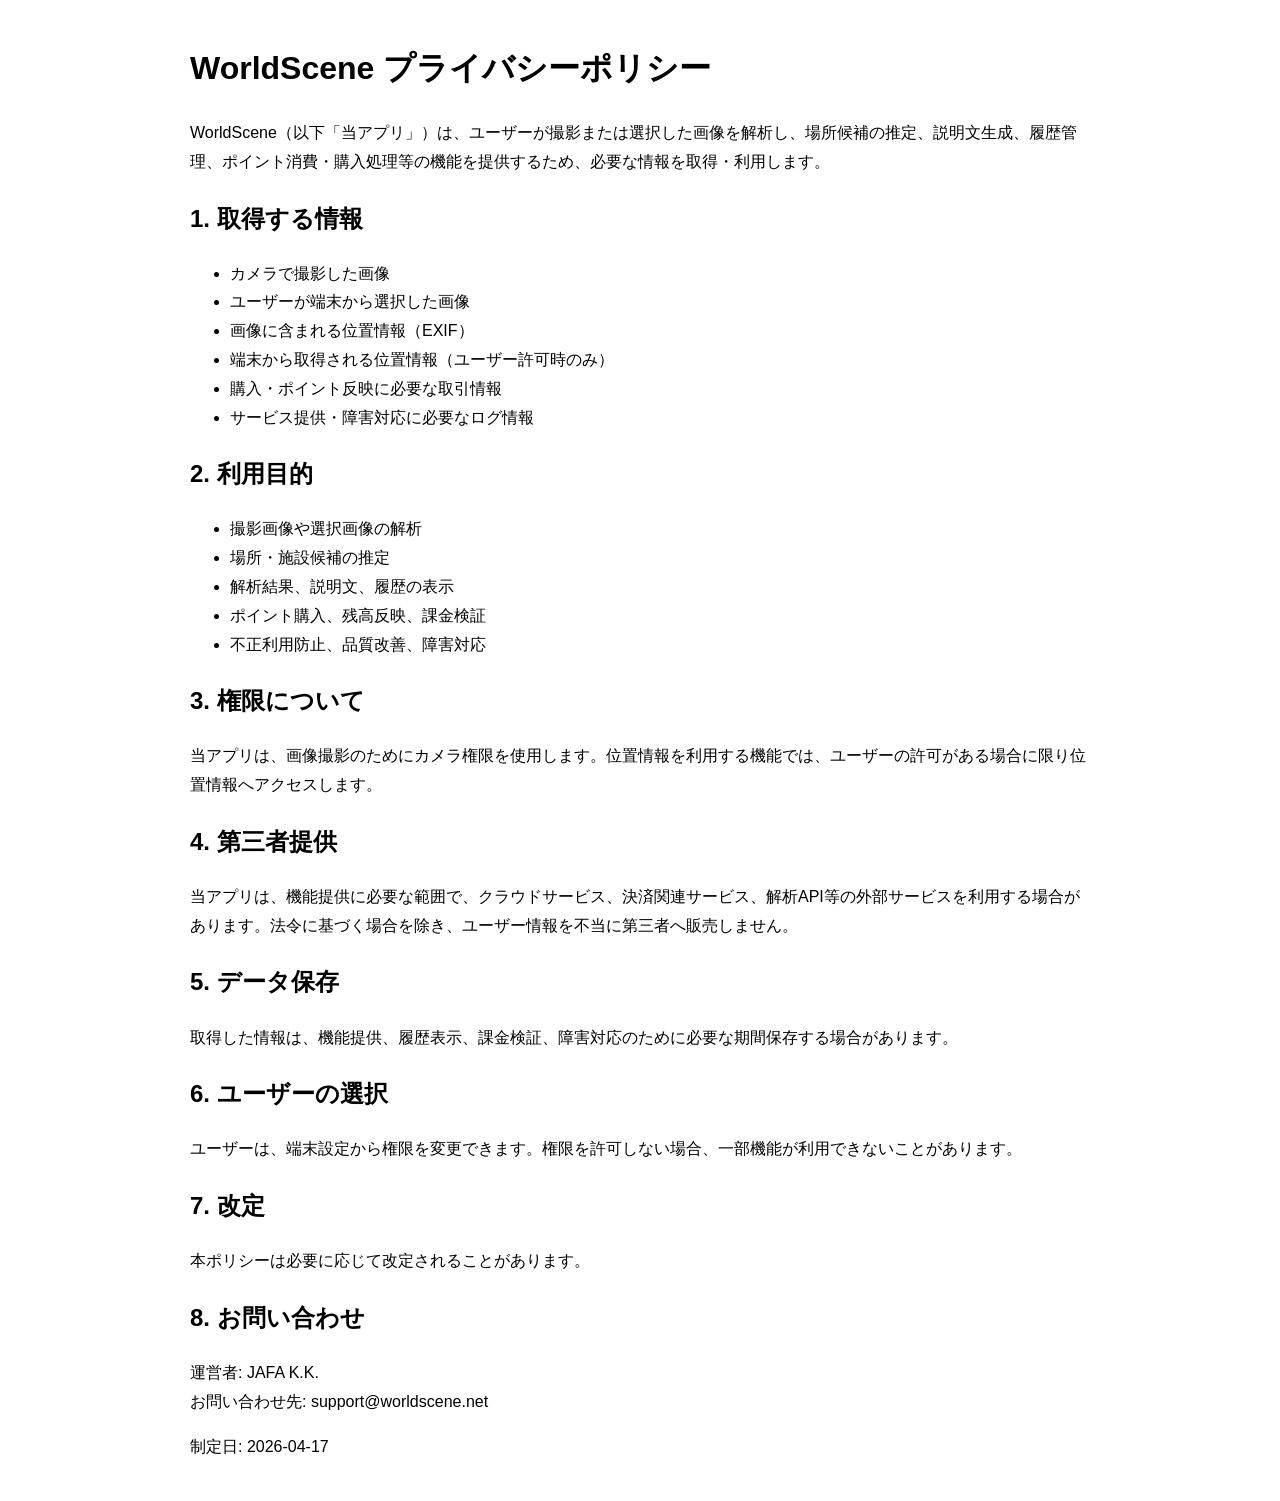
<file: public/privacy.html>
<!doctype html>
<html lang="ja">
<head>
  <meta charset="utf-8">
  <title>WorldScene Privacy Policy</title>
  <meta name="viewport" content="width=device-width, initial-scale=1">
</head>
<body style="max-width: 900px; margin: 40px auto; font-family: sans-serif; line-height: 1.8; padding: 0 16px;">
  <h1>WorldScene プライバシーポリシー</h1>
  <p>WorldScene（以下「当アプリ」）は、ユーザーが撮影または選択した画像を解析し、場所候補の推定、説明文生成、履歴管理、ポイント消費・購入処理等の機能を提供するため、必要な情報を取得・利用します。</p>

  <h2>1. 取得する情報</h2>
  <ul>
    <li>カメラで撮影した画像</li>
    <li>ユーザーが端末から選択した画像</li>
    <li>画像に含まれる位置情報（EXIF）</li>
    <li>端末から取得される位置情報（ユーザー許可時のみ）</li>
    <li>購入・ポイント反映に必要な取引情報</li>
    <li>サービス提供・障害対応に必要なログ情報</li>
  </ul>

  <h2>2. 利用目的</h2>
  <ul>
    <li>撮影画像や選択画像の解析</li>
    <li>場所・施設候補の推定</li>
    <li>解析結果、説明文、履歴の表示</li>
    <li>ポイント購入、残高反映、課金検証</li>
    <li>不正利用防止、品質改善、障害対応</li>
  </ul>

  <h2>3. 権限について</h2>
  <p>当アプリは、画像撮影のためにカメラ権限を使用します。位置情報を利用する機能では、ユーザーの許可がある場合に限り位置情報へアクセスします。</p>

  <h2>4. 第三者提供</h2>
  <p>当アプリは、機能提供に必要な範囲で、クラウドサービス、決済関連サービス、解析API等の外部サービスを利用する場合があります。法令に基づく場合を除き、ユーザー情報を不当に第三者へ販売しません。</p>

  <h2>5. データ保存</h2>
  <p>取得した情報は、機能提供、履歴表示、課金検証、障害対応のために必要な期間保存する場合があります。</p>

  <h2>6. ユーザーの選択</h2>
  <p>ユーザーは、端末設定から権限を変更できます。権限を許可しない場合、一部機能が利用できないことがあります。</p>

  <h2>7. 改定</h2>
  <p>本ポリシーは必要に応じて改定されることがあります。</p>

  <h2>8. お問い合わせ</h2>
  <p>運営者: JAFA K.K.<br>
     お問い合わせ先: support@worldscene.net</p>

  <p>制定日: 2026-04-17</p>
</body>
</html>
</file>
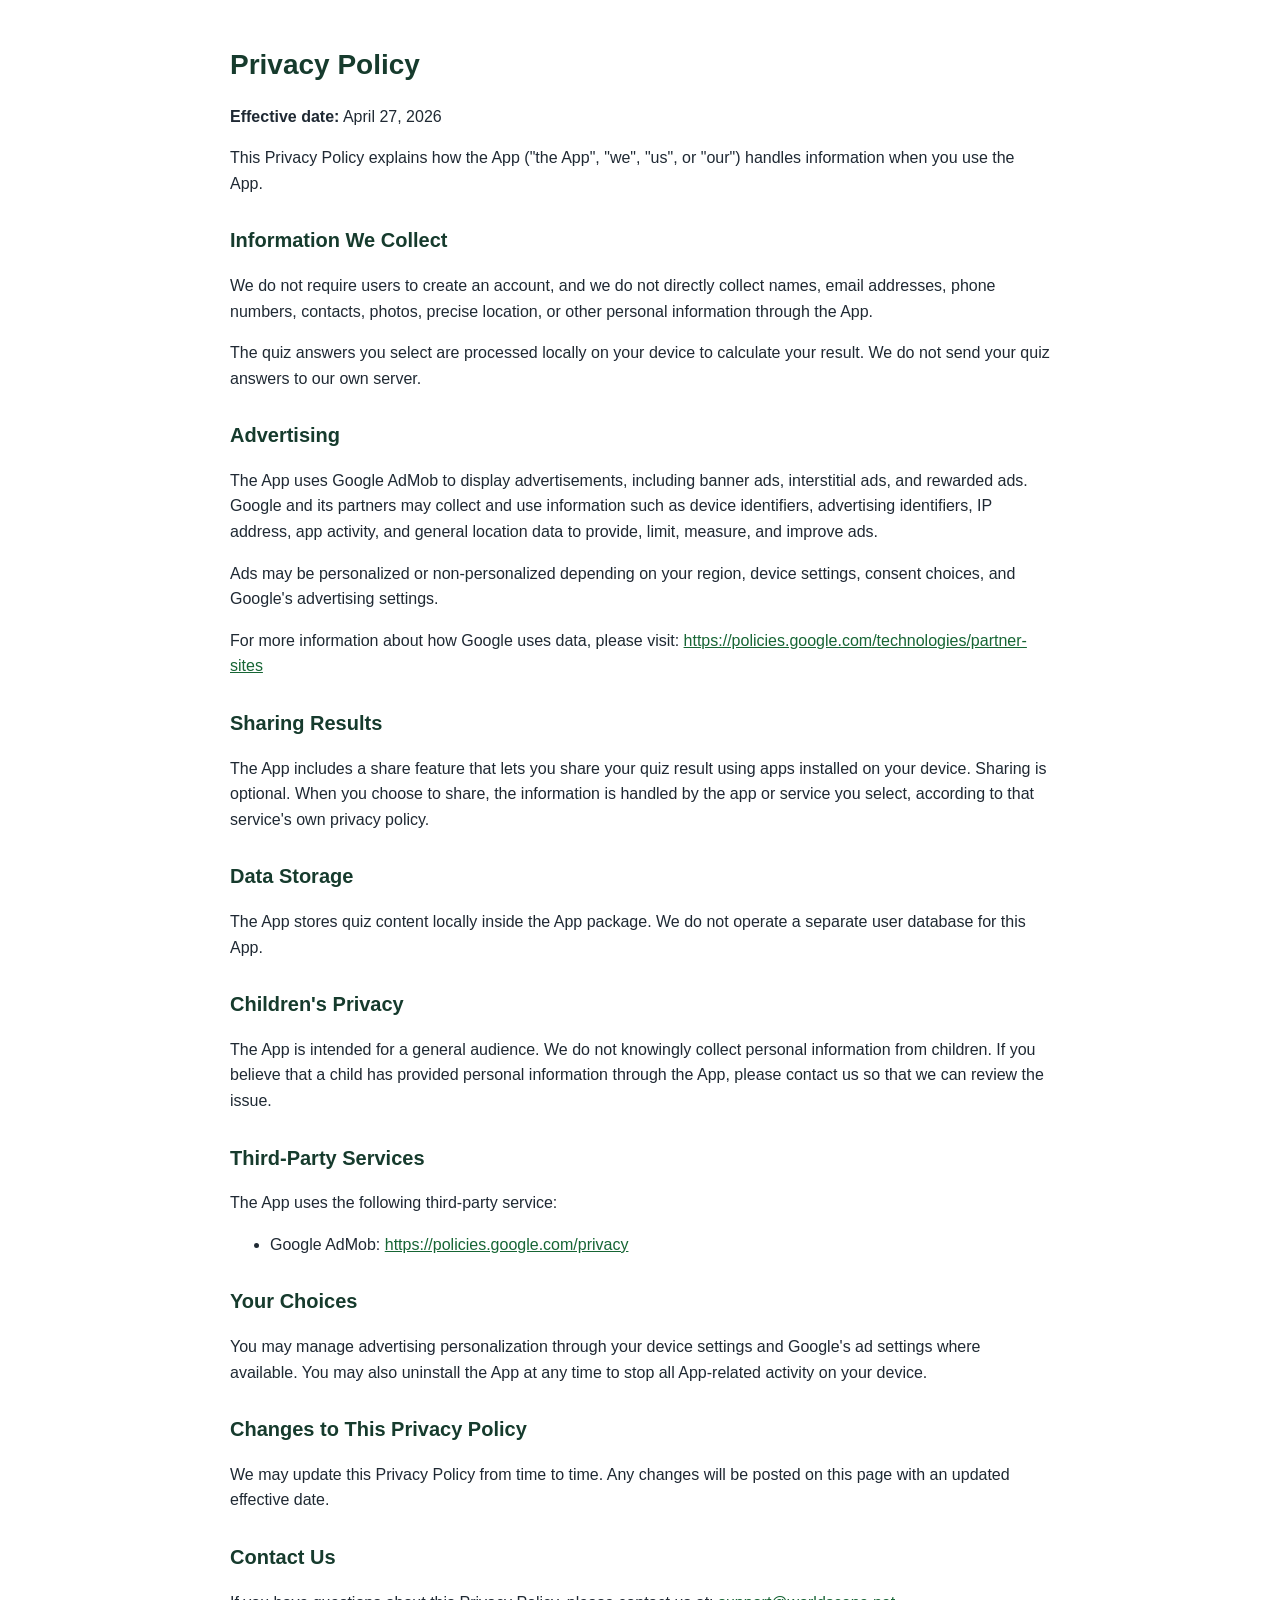
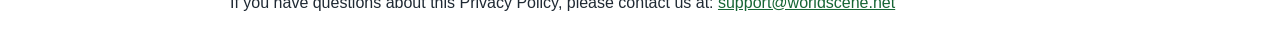
<file: public/privacy_policy_en.html>
<!doctype html>
<html lang="en">
<head>
  <meta charset="utf-8">
  <meta name="viewport" content="width=device-width, initial-scale=1">
  <title>Privacy Policy - Guardian Animal Quiz</title>
  <style>
    body {
      font-family: Arial, sans-serif;
      line-height: 1.6;
      margin: 0;
      padding: 24px;
      color: #1f2933;
      background: #ffffff;
    }
    main {
      max-width: 820px;
      margin: 0 auto;
    }
    h1, h2 {
      color: #163b2d;
    }
    h1 {
      font-size: 28px;
      margin-bottom: 8px;
    }
    h2 {
      font-size: 20px;
      margin-top: 28px;
    }
    a {
      color: #166534;
    }
  </style>
</head>
<body>
  <main>
    <h1>Privacy Policy</h1>
    <p><strong>Effective date:</strong> April 27, 2026</p>

    <p>
      This Privacy Policy explains how the App ("the App", "we", "us", or "our")
      handles information when you use the App.
    </p>

    <h2>Information We Collect</h2>
    <p>
      We do not require users to create an account, and we do not directly collect names,
      email addresses, phone numbers, contacts, photos, precise location, or other personal
      information through the App.
    </p>
    <p>
      The quiz answers you select are processed locally on your device to calculate your result.
      We do not send your quiz answers to our own server.
    </p>

    <h2>Advertising</h2>
    <p>
      The App uses Google AdMob to display advertisements, including banner ads, interstitial ads,
      and rewarded ads. Google and its partners may collect and use information such as device
      identifiers, advertising identifiers, IP address, app activity, and general location data
      to provide, limit, measure, and improve ads.
    </p>
    <p>
      Ads may be personalized or non-personalized depending on your region, device settings,
      consent choices, and Google's advertising settings.
    </p>
    <p>
      For more information about how Google uses data, please visit:
      <a href="https://policies.google.com/technologies/partner-sites">https://policies.google.com/technologies/partner-sites</a>
    </p>

    <h2>Sharing Results</h2>
    <p>
      The App includes a share feature that lets you share your quiz result using apps installed
      on your device. Sharing is optional. When you choose to share, the information is handled by
      the app or service you select, according to that service's own privacy policy.
    </p>

    <h2>Data Storage</h2>
    <p>
      The App stores quiz content locally inside the App package. We do not operate a separate
      user database for this App.
    </p>

    <h2>Children's Privacy</h2>
    <p>
      The App is intended for a general audience. We do not knowingly collect personal information
      from children. If you believe that a child has provided personal information through the App,
      please contact us so that we can review the issue.
    </p>

    <h2>Third-Party Services</h2>
    <p>
      The App uses the following third-party service:
    </p>
    <ul>
      <li>Google AdMob: <a href="https://policies.google.com/privacy">https://policies.google.com/privacy</a></li>
    </ul>

    <h2>Your Choices</h2>
    <p>
      You may manage advertising personalization through your device settings and Google's ad
      settings where available. You may also uninstall the App at any time to stop all App-related
      activity on your device.
    </p>

    <h2>Changes to This Privacy Policy</h2>
    <p>
      We may update this Privacy Policy from time to time. Any changes will be posted on this page
      with an updated effective date.
    </p>

    <h2>Contact Us</h2>
    <p>
      If you have questions about this Privacy Policy, please contact us at:
      <a href="mailto:support@worldscene.net">support@worldscene.net</a>
    </p>
  </main>
</body>
</html>
</file>
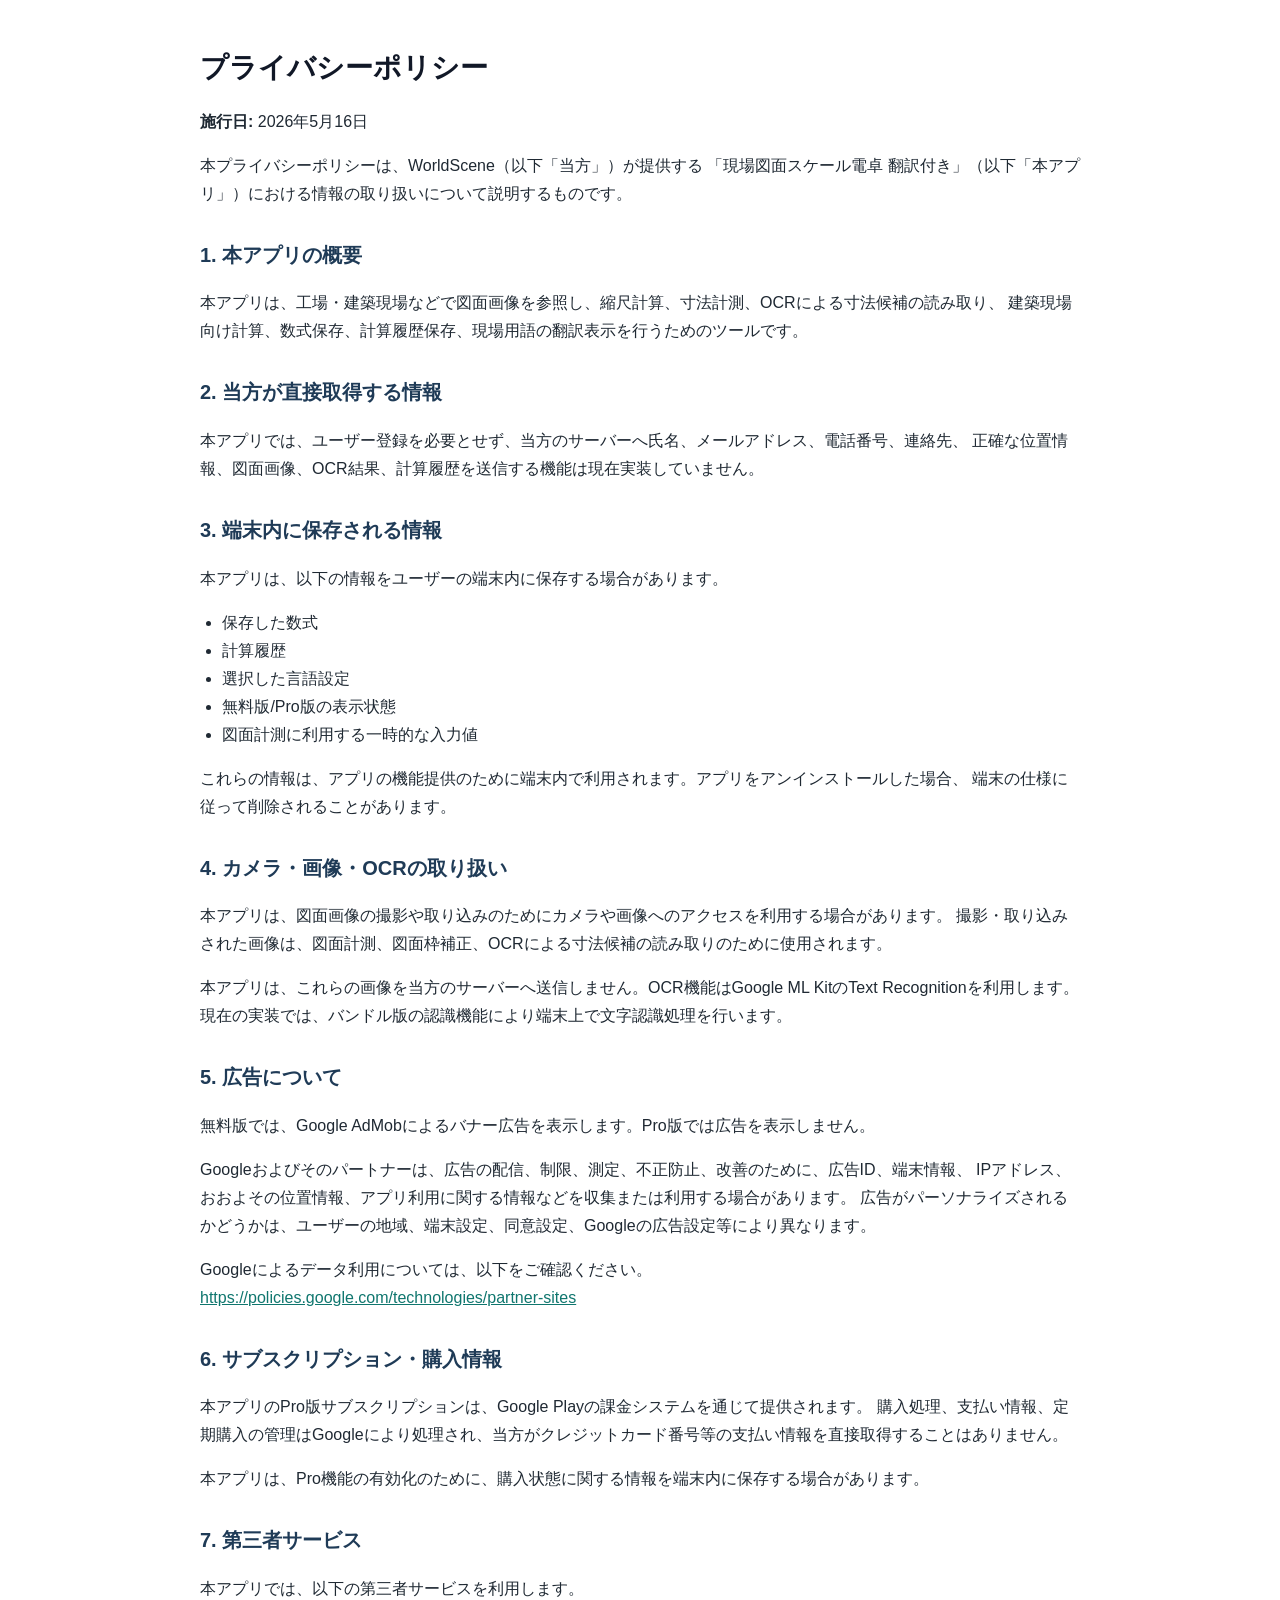
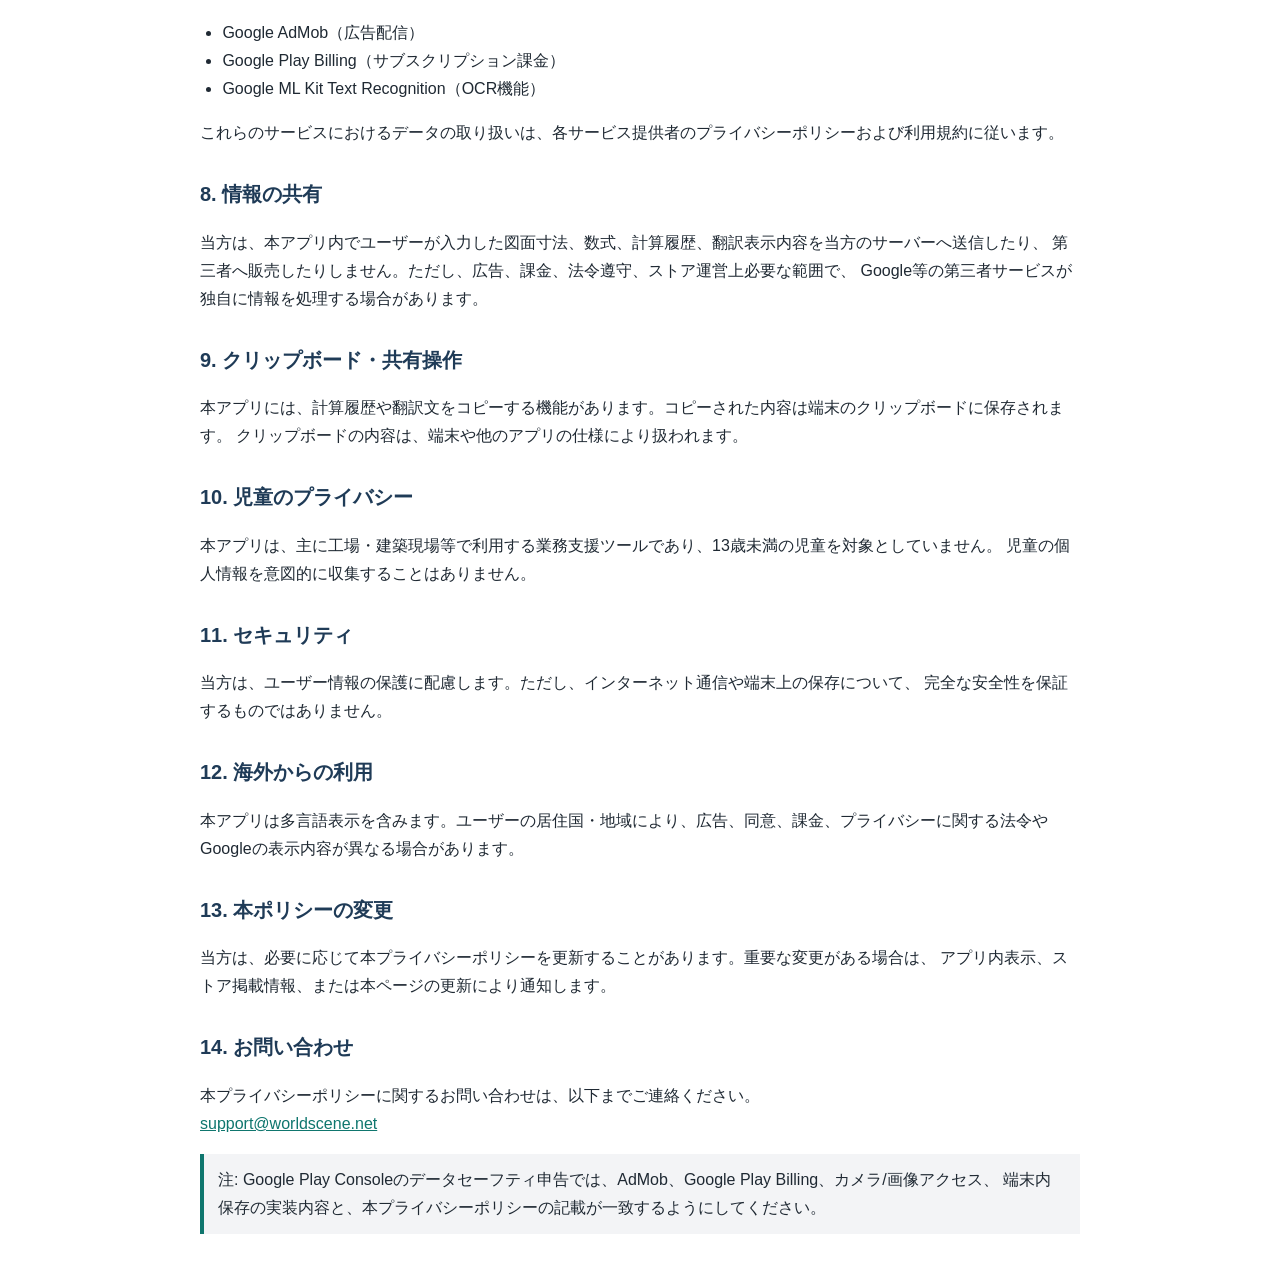
<file: public/privacy_policy_ja.html>
<!doctype html>
<html lang="ja">
<head>
  <meta charset="utf-8">
  <meta name="viewport" content="width=device-width, initial-scale=1">
  <title>プライバシーポリシー - 現場図面スケール電卓 翻訳付き</title>
  <style>
    body {
      margin: 0;
      padding: 24px;
      font-family: -apple-system, BlinkMacSystemFont, "Segoe UI", sans-serif;
      line-height: 1.75;
      color: #1f2933;
      background: #ffffff;
    }
    main {
      max-width: 880px;
      margin: 0 auto;
    }
    h1 {
      font-size: 28px;
      margin-bottom: 8px;
      color: #111827;
    }
    h2 {
      font-size: 20px;
      margin-top: 30px;
      color: #1f3b57;
    }
    ul {
      padding-left: 1.4em;
    }
    a {
      color: #0f766e;
    }
    .note {
      padding: 12px 14px;
      background: #f3f4f6;
      border-left: 4px solid #0f766e;
    }
  </style>
</head>
<body>
  <main>
    <h1>プライバシーポリシー</h1>
    <p><strong>施行日:</strong> 2026年5月16日</p>

    <p>
      本プライバシーポリシーは、WorldScene（以下「当方」）が提供する
      「現場図面スケール電卓 翻訳付き」（以下「本アプリ」）における情報の取り扱いについて説明するものです。
    </p>

    <h2>1. 本アプリの概要</h2>
    <p>
      本アプリは、工場・建築現場などで図面画像を参照し、縮尺計算、寸法計測、OCRによる寸法候補の読み取り、
      建築現場向け計算、数式保存、計算履歴保存、現場用語の翻訳表示を行うためのツールです。
    </p>

    <h2>2. 当方が直接取得する情報</h2>
    <p>
      本アプリでは、ユーザー登録を必要とせず、当方のサーバーへ氏名、メールアドレス、電話番号、連絡先、
      正確な位置情報、図面画像、OCR結果、計算履歴を送信する機能は現在実装していません。
    </p>

    <h2>3. 端末内に保存される情報</h2>
    <p>
      本アプリは、以下の情報をユーザーの端末内に保存する場合があります。
    </p>
    <ul>
      <li>保存した数式</li>
      <li>計算履歴</li>
      <li>選択した言語設定</li>
      <li>無料版/Pro版の表示状態</li>
      <li>図面計測に利用する一時的な入力値</li>
    </ul>
    <p>
      これらの情報は、アプリの機能提供のために端末内で利用されます。アプリをアンインストールした場合、
      端末の仕様に従って削除されることがあります。
    </p>

    <h2>4. カメラ・画像・OCRの取り扱い</h2>
    <p>
      本アプリは、図面画像の撮影や取り込みのためにカメラや画像へのアクセスを利用する場合があります。
      撮影・取り込みされた画像は、図面計測、図面枠補正、OCRによる寸法候補の読み取りのために使用されます。
    </p>
    <p>
      本アプリは、これらの画像を当方のサーバーへ送信しません。OCR機能はGoogle ML KitのText Recognitionを利用します。
      現在の実装では、バンドル版の認識機能により端末上で文字認識処理を行います。
    </p>

    <h2>5. 広告について</h2>
    <p>
      無料版では、Google AdMobによるバナー広告を表示します。Pro版では広告を表示しません。
    </p>
    <p>
      Googleおよびそのパートナーは、広告の配信、制限、測定、不正防止、改善のために、広告ID、端末情報、
      IPアドレス、おおよその位置情報、アプリ利用に関する情報などを収集または利用する場合があります。
      広告がパーソナライズされるかどうかは、ユーザーの地域、端末設定、同意設定、Googleの広告設定等により異なります。
    </p>
    <p>
      Googleによるデータ利用については、以下をご確認ください。
      <br>
      <a href="https://policies.google.com/technologies/partner-sites">
        https://policies.google.com/technologies/partner-sites
      </a>
    </p>

    <h2>6. サブスクリプション・購入情報</h2>
    <p>
      本アプリのPro版サブスクリプションは、Google Playの課金システムを通じて提供されます。
      購入処理、支払い情報、定期購入の管理はGoogleにより処理され、当方がクレジットカード番号等の支払い情報を直接取得することはありません。
    </p>
    <p>
      本アプリは、Pro機能の有効化のために、購入状態に関する情報を端末内に保存する場合があります。
    </p>

    <h2>7. 第三者サービス</h2>
    <p>
      本アプリでは、以下の第三者サービスを利用します。
    </p>
    <ul>
      <li>Google AdMob（広告配信）</li>
      <li>Google Play Billing（サブスクリプション課金）</li>
      <li>Google ML Kit Text Recognition（OCR機能）</li>
    </ul>
    <p>
      これらのサービスにおけるデータの取り扱いは、各サービス提供者のプライバシーポリシーおよび利用規約に従います。
    </p>

    <h2>8. 情報の共有</h2>
    <p>
      当方は、本アプリ内でユーザーが入力した図面寸法、数式、計算履歴、翻訳表示内容を当方のサーバーへ送信したり、
      第三者へ販売したりしません。ただし、広告、課金、法令遵守、ストア運営上必要な範囲で、
      Google等の第三者サービスが独自に情報を処理する場合があります。
    </p>

    <h2>9. クリップボード・共有操作</h2>
    <p>
      本アプリには、計算履歴や翻訳文をコピーする機能があります。コピーされた内容は端末のクリップボードに保存されます。
      クリップボードの内容は、端末や他のアプリの仕様により扱われます。
    </p>

    <h2>10. 児童のプライバシー</h2>
    <p>
      本アプリは、主に工場・建築現場等で利用する業務支援ツールであり、13歳未満の児童を対象としていません。
      児童の個人情報を意図的に収集することはありません。
    </p>

    <h2>11. セキュリティ</h2>
    <p>
      当方は、ユーザー情報の保護に配慮します。ただし、インターネット通信や端末上の保存について、
      完全な安全性を保証するものではありません。
    </p>

    <h2>12. 海外からの利用</h2>
    <p>
      本アプリは多言語表示を含みます。ユーザーの居住国・地域により、広告、同意、課金、プライバシーに関する法令や
      Googleの表示内容が異なる場合があります。
    </p>

    <h2>13. 本ポリシーの変更</h2>
    <p>
      当方は、必要に応じて本プライバシーポリシーを更新することがあります。重要な変更がある場合は、
      アプリ内表示、ストア掲載情報、または本ページの更新により通知します。
    </p>

    <h2>14. お問い合わせ</h2>
    <p>
      本プライバシーポリシーに関するお問い合わせは、以下までご連絡ください。
      <br>
      <a href="mailto:support@worldscene.net">support@worldscene.net</a>
    </p>

    <p class="note">
      注: Google Play Consoleのデータセーフティ申告では、AdMob、Google Play Billing、カメラ/画像アクセス、
      端末内保存の実装内容と、本プライバシーポリシーの記載が一致するようにしてください。
    </p>
  </main>
</body>
</html>
</file>
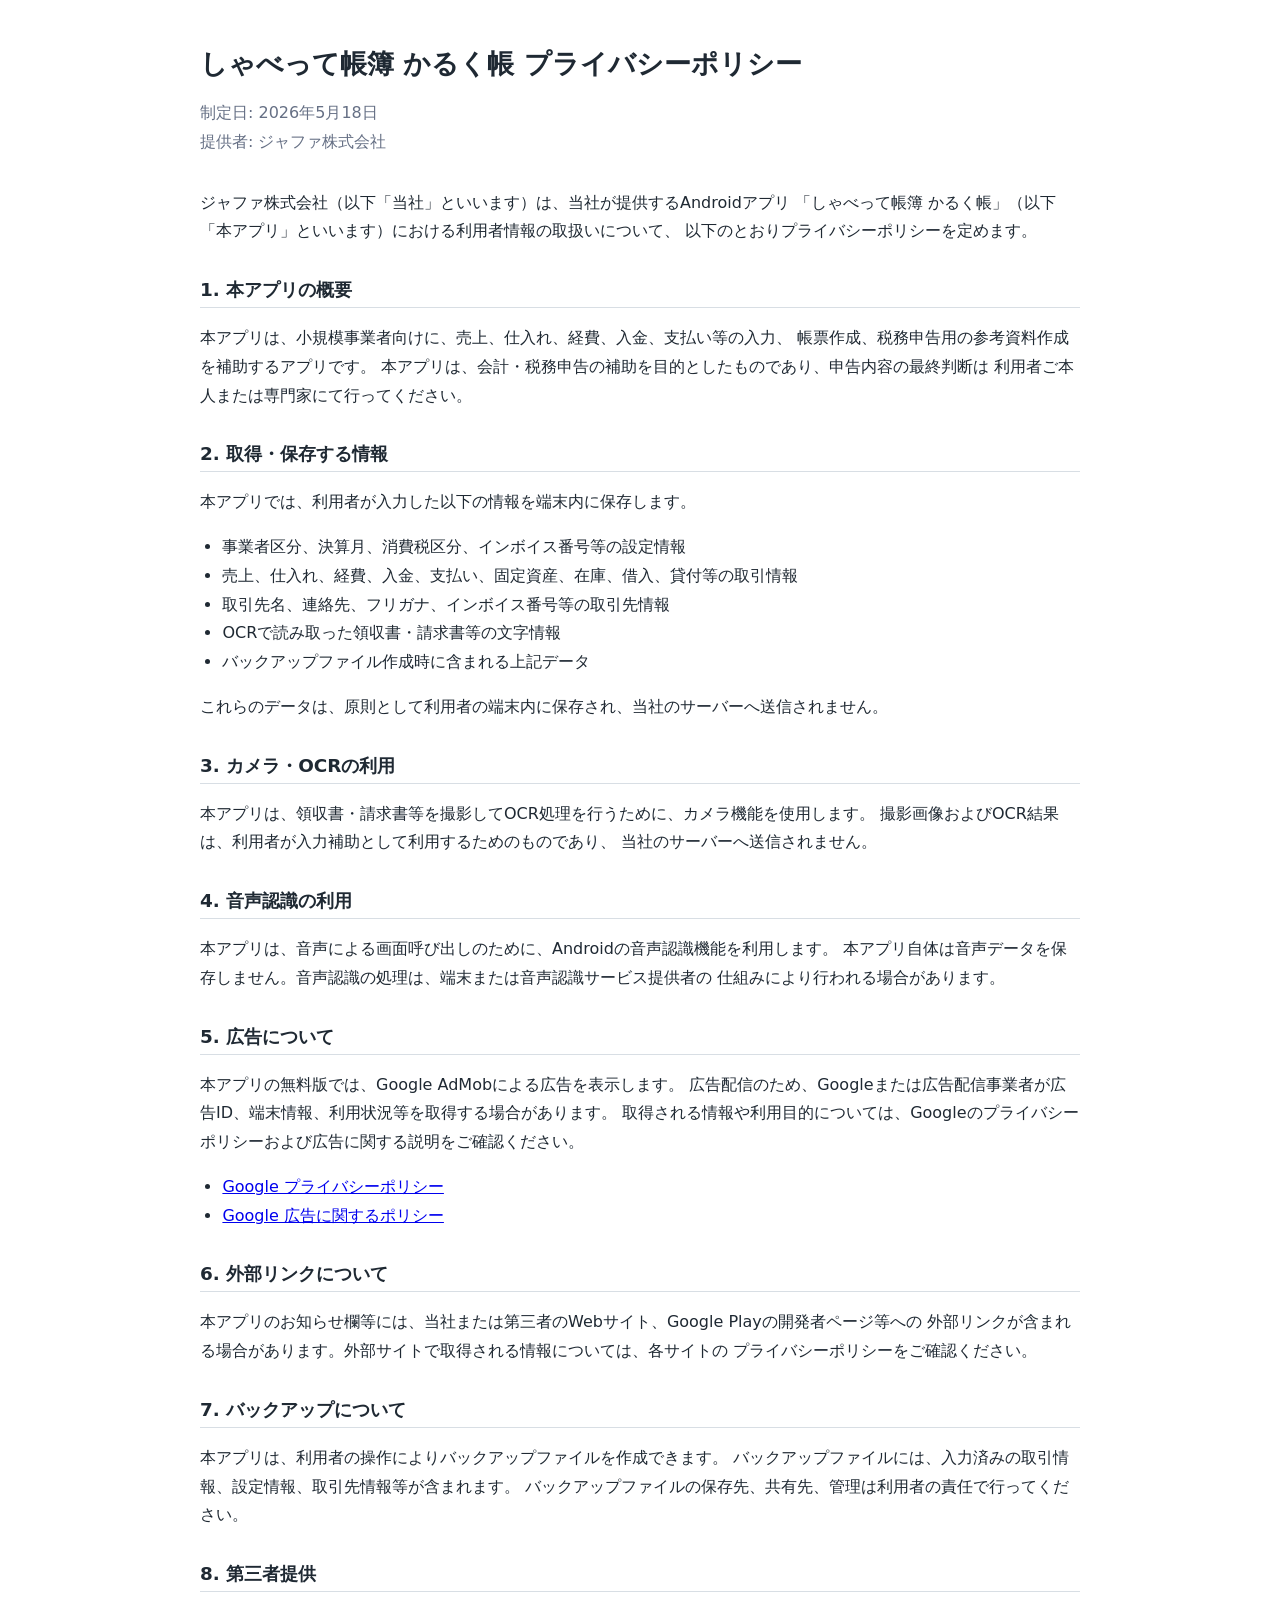
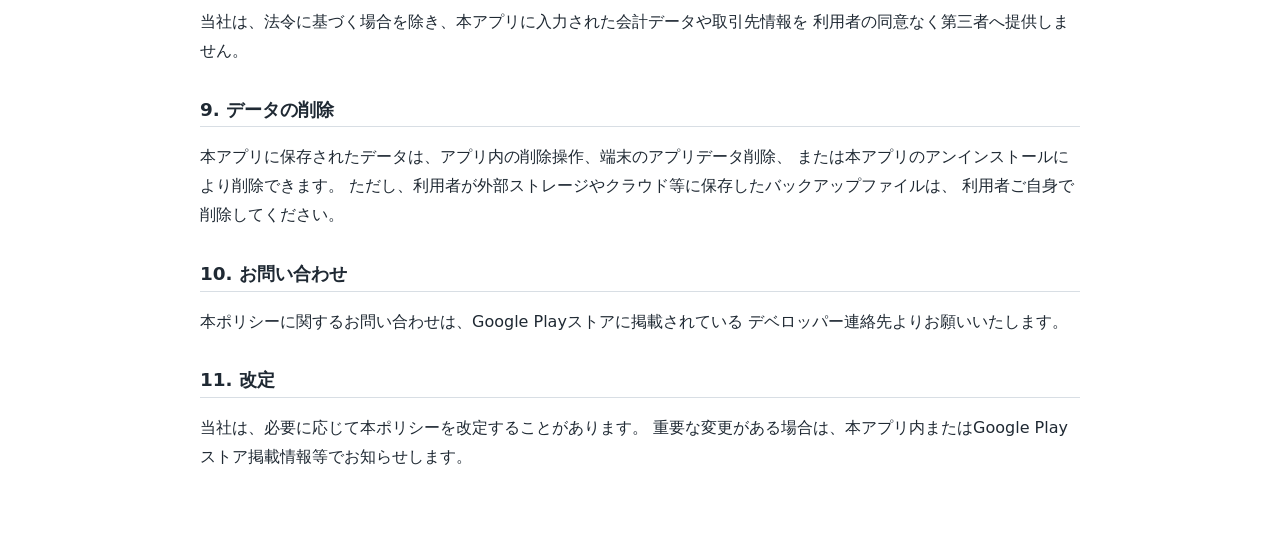
<file: public/privacy_policy_shabecho.html>
<!doctype html>
<html lang="ja">
<head>
  <meta charset="utf-8">
  <meta name="viewport" content="width=device-width, initial-scale=1">
  <title>しゃべって帳簿 かるく帳 プライバシーポリシー</title>
  <style>
    body {
      font-family: system-ui, -apple-system, BlinkMacSystemFont, "Segoe UI", sans-serif;
      line-height: 1.8;
      color: #1f2933;
      max-width: 880px;
      margin: 0 auto;
      padding: 28px 18px 56px;
      background: #ffffff;
    }
    h1, h2 { line-height: 1.35; }
    h1 { font-size: 1.7rem; margin-bottom: 0.4rem; }
    h2 { font-size: 1.15rem; margin-top: 2rem; border-bottom: 1px solid #d8dee4; padding-bottom: 0.25rem; }
    .meta { color: #667085; margin-bottom: 2rem; }
    ul { padding-left: 1.4rem; }
  </style>
</head>
<body>
  <h1>しゃべって帳簿 かるく帳 プライバシーポリシー</h1>
  <p class="meta">制定日: 2026年5月18日<br>提供者: ジャファ株式会社</p>

  <p>
    ジャファ株式会社（以下「当社」といいます）は、当社が提供するAndroidアプリ
    「しゃべって帳簿 かるく帳」（以下「本アプリ」といいます）における利用者情報の取扱いについて、
    以下のとおりプライバシーポリシーを定めます。
  </p>

  <h2>1. 本アプリの概要</h2>
  <p>
    本アプリは、小規模事業者向けに、売上、仕入れ、経費、入金、支払い等の入力、
    帳票作成、税務申告用の参考資料作成を補助するアプリです。
    本アプリは、会計・税務申告の補助を目的としたものであり、申告内容の最終判断は
    利用者ご本人または専門家にて行ってください。
  </p>

  <h2>2. 取得・保存する情報</h2>
  <p>本アプリでは、利用者が入力した以下の情報を端末内に保存します。</p>
  <ul>
    <li>事業者区分、決算月、消費税区分、インボイス番号等の設定情報</li>
    <li>売上、仕入れ、経費、入金、支払い、固定資産、在庫、借入、貸付等の取引情報</li>
    <li>取引先名、連絡先、フリガナ、インボイス番号等の取引先情報</li>
    <li>OCRで読み取った領収書・請求書等の文字情報</li>
    <li>バックアップファイル作成時に含まれる上記データ</li>
  </ul>
  <p>
    これらのデータは、原則として利用者の端末内に保存され、当社のサーバーへ送信されません。
  </p>

  <h2>3. カメラ・OCRの利用</h2>
  <p>
    本アプリは、領収書・請求書等を撮影してOCR処理を行うために、カメラ機能を使用します。
    撮影画像およびOCR結果は、利用者が入力補助として利用するためのものであり、
    当社のサーバーへ送信されません。
  </p>

  <h2>4. 音声認識の利用</h2>
  <p>
    本アプリは、音声による画面呼び出しのために、Androidの音声認識機能を利用します。
    本アプリ自体は音声データを保存しません。音声認識の処理は、端末または音声認識サービス提供者の
    仕組みにより行われる場合があります。
  </p>

  <h2>5. 広告について</h2>
  <p>
    本アプリの無料版では、Google AdMobによる広告を表示します。
    広告配信のため、Googleまたは広告配信事業者が広告ID、端末情報、利用状況等を取得する場合があります。
    取得される情報や利用目的については、Googleのプライバシーポリシーおよび広告に関する説明をご確認ください。
  </p>
  <ul>
    <li><a href="https://policies.google.com/privacy">Google プライバシーポリシー</a></li>
    <li><a href="https://policies.google.com/technologies/ads">Google 広告に関するポリシー</a></li>
  </ul>

  <h2>6. 外部リンクについて</h2>
  <p>
    本アプリのお知らせ欄等には、当社または第三者のWebサイト、Google Playの開発者ページ等への
    外部リンクが含まれる場合があります。外部サイトで取得される情報については、各サイトの
    プライバシーポリシーをご確認ください。
  </p>

  <h2>7. バックアップについて</h2>
  <p>
    本アプリは、利用者の操作によりバックアップファイルを作成できます。
    バックアップファイルには、入力済みの取引情報、設定情報、取引先情報等が含まれます。
    バックアップファイルの保存先、共有先、管理は利用者の責任で行ってください。
  </p>

  <h2>8. 第三者提供</h2>
  <p>
    当社は、法令に基づく場合を除き、本アプリに入力された会計データや取引先情報を
    利用者の同意なく第三者へ提供しません。
  </p>

  <h2>9. データの削除</h2>
  <p>
    本アプリに保存されたデータは、アプリ内の削除操作、端末のアプリデータ削除、
    または本アプリのアンインストールにより削除できます。
    ただし、利用者が外部ストレージやクラウド等に保存したバックアップファイルは、
    利用者ご自身で削除してください。
  </p>

  <h2>10. お問い合わせ</h2>
  <p>
    本ポリシーに関するお問い合わせは、Google Playストアに掲載されている
    デベロッパー連絡先よりお願いいたします。
  </p>

  <h2>11. 改定</h2>
  <p>
    当社は、必要に応じて本ポリシーを改定することがあります。
    重要な変更がある場合は、本アプリ内またはGoogle Playストア掲載情報等でお知らせします。
  </p>
</body>
</html>
</file>
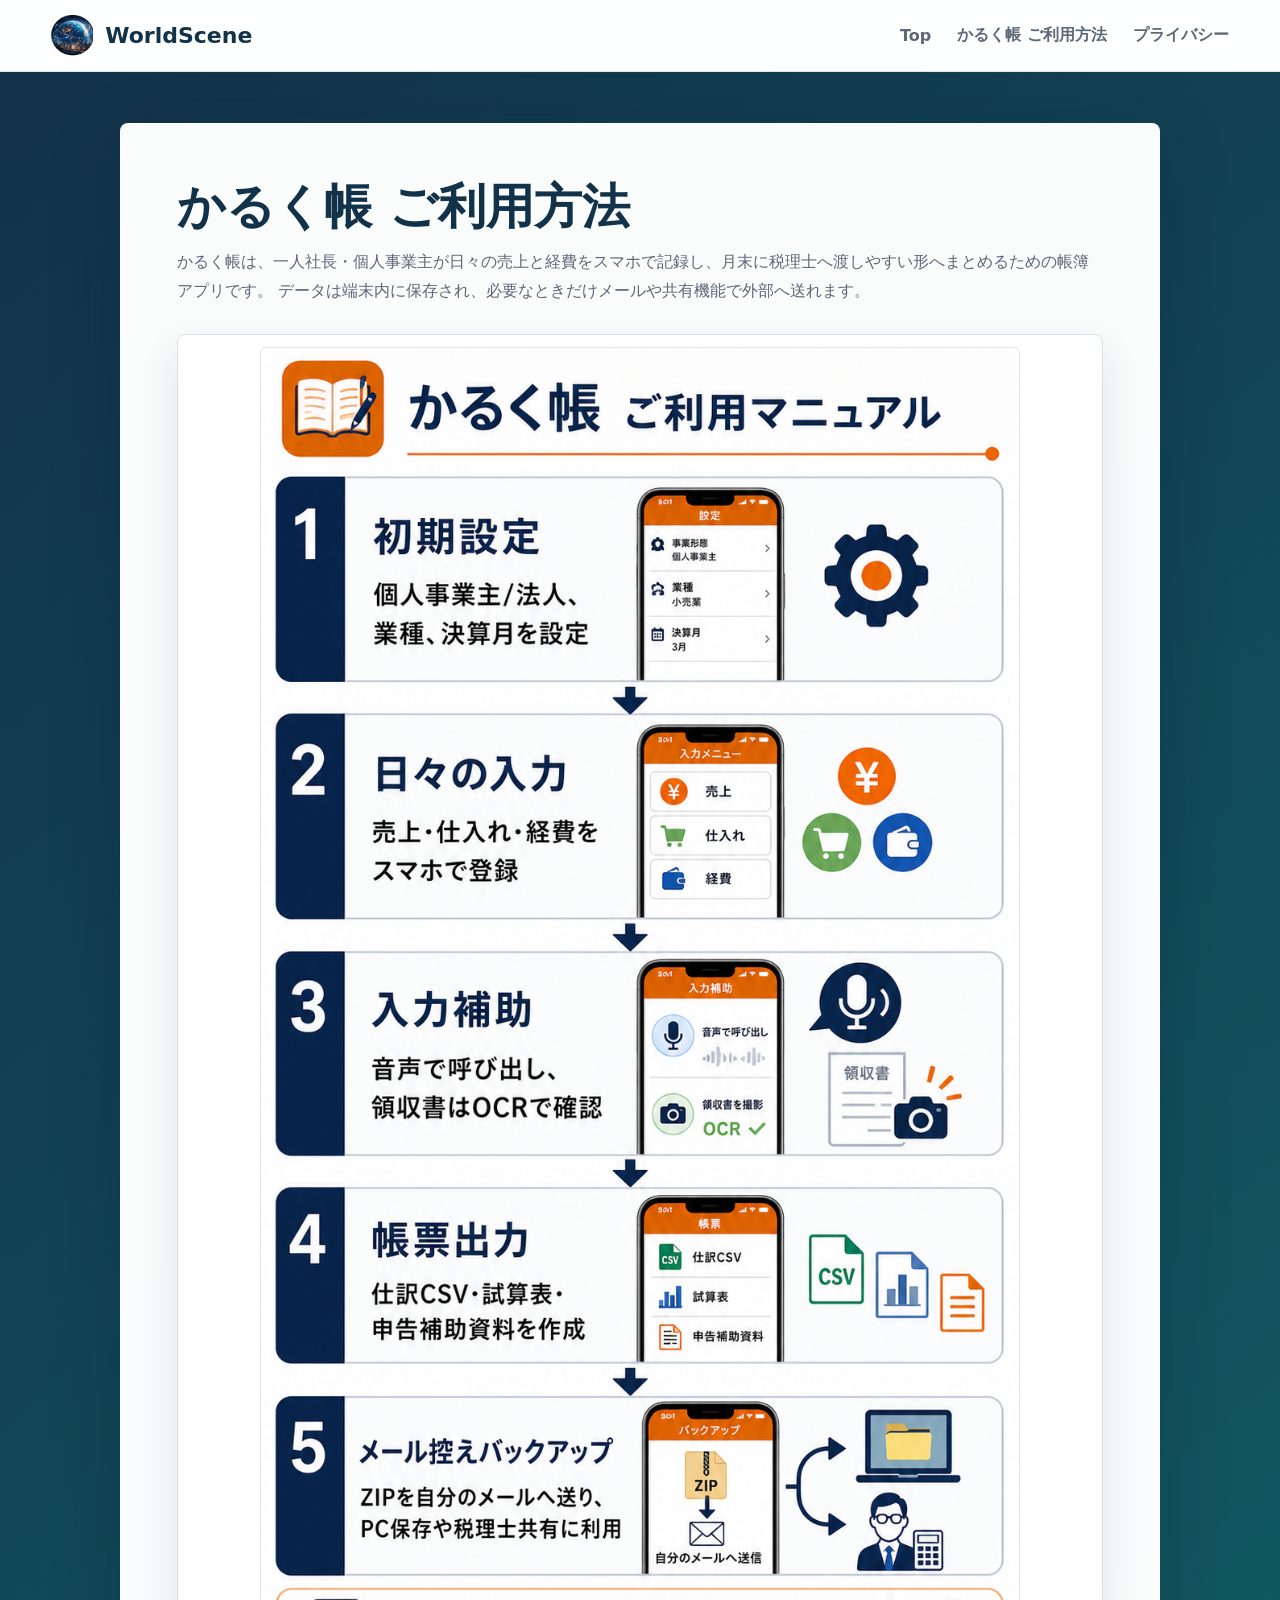
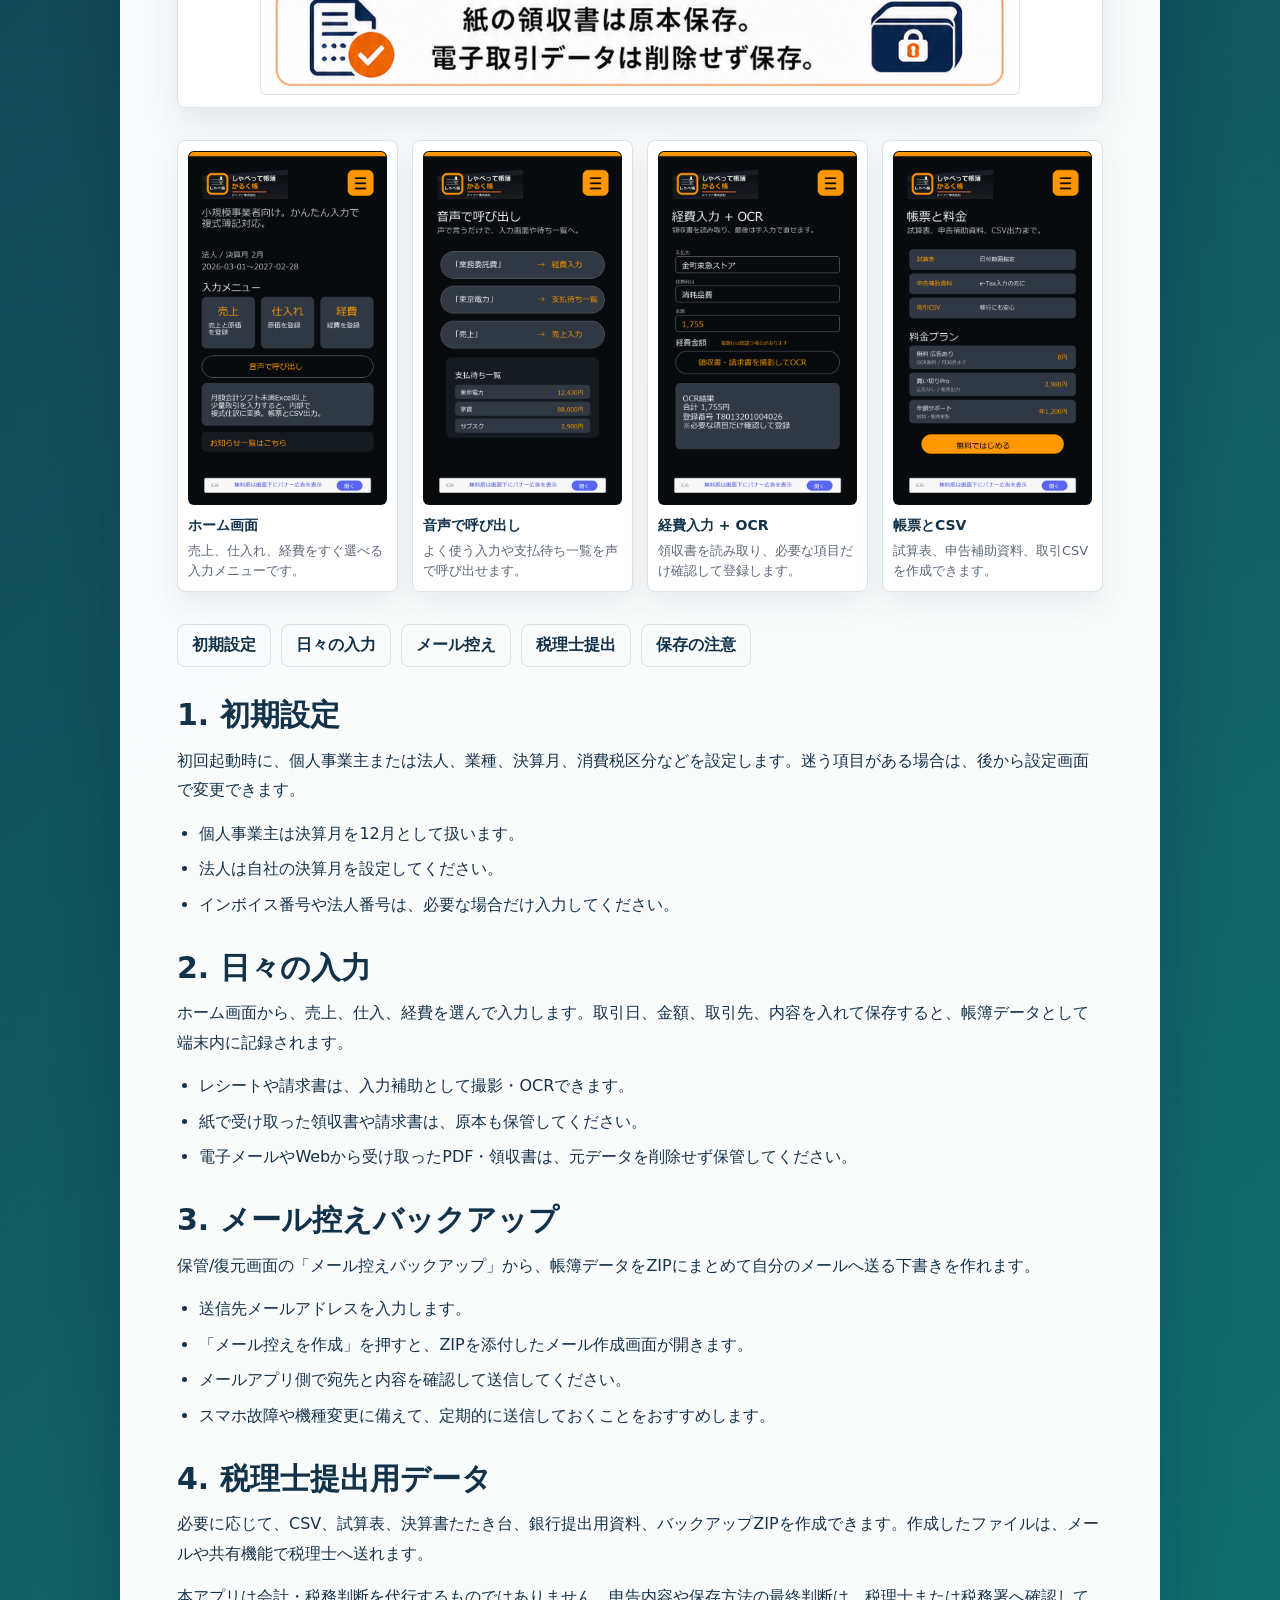
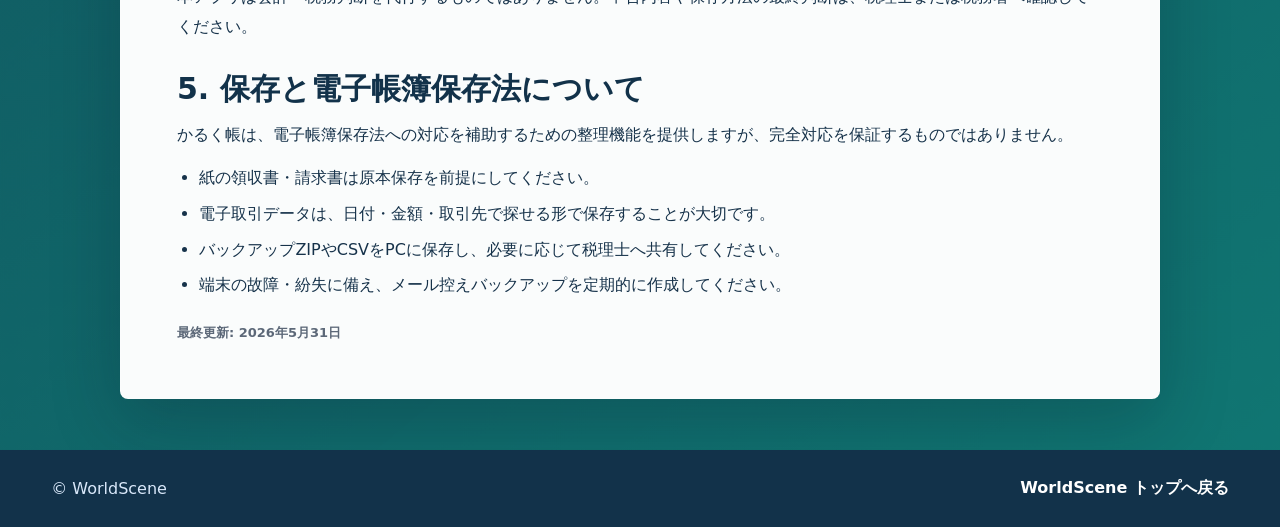
<file: public/shabecho-guide.html>
<!doctype html>
<html lang="ja">
<head>
  <meta charset="utf-8">
  <meta name="viewport" content="width=device-width, initial-scale=1">
  <title>かるく帳 ご利用方法 | WorldScene</title>
  <meta name="description" content="かるく帳の初期設定、日々の売上・経費入力、メール控えバックアップ、税理士提出用データの作り方を説明します。">
  <meta name="robots" content="index,follow">
  <link rel="canonical" href="https://worldscene.net/shabecho-guide.html">
  <link rel="icon" href="worldscene-icon.png">
  <link rel="stylesheet" href="styles.css">
  <style>
    .guide-screens {
      display: grid;
      grid-template-columns: repeat(4, minmax(0, 1fr));
      gap: 14px;
      margin: 24px 0 32px;
    }

    .guide-screen {
      margin: 0;
      padding: 10px;
      border: 1px solid var(--line);
      border-radius: 8px;
      background: #ffffff;
      box-shadow: 0 12px 28px rgba(16, 35, 63, 0.08);
    }

    .guide-screen img {
      width: 100%;
      aspect-ratio: 9 / 16;
      object-fit: cover;
      border: 1px solid rgba(16, 35, 63, 0.12);
      border-radius: 6px;
      background: #071016;
    }

    .guide-screen figcaption {
      display: grid;
      gap: 4px;
      margin-top: 10px;
      color: var(--muted);
      font-size: 13px;
      line-height: 1.55;
    }

    .guide-screen strong {
      color: var(--navy);
      font-size: 14px;
    }

    .manual-visual {
      margin: 24px 0 32px;
      padding: 12px;
      border: 1px solid var(--line);
      border-radius: 8px;
      background: #ffffff;
      box-shadow: 0 16px 36px rgba(16, 35, 63, 0.1);
    }

    .manual-visual img {
      width: min(760px, 100%);
      margin: 0 auto;
      border-radius: 6px;
      border: 1px solid rgba(16, 35, 63, 0.12);
      background: #ffffff;
    }

    @media (max-width: 900px) {
      .guide-screens {
        grid-template-columns: repeat(2, minmax(0, 1fr));
      }
    }

    @media (max-width: 560px) {
      .guide-screens {
        grid-template-columns: 1fr;
      }
    }
  </style>
</head>
<body>
  <header class="site-header">
    <a class="brand" href="/" aria-label="WorldScene home">
      <img src="worldscene-icon.png" alt="" class="brand-icon">
      <span>WorldScene</span>
    </a>
    <nav class="nav" aria-label="Main navigation">
      <a href="/">Top</a>
      <a href="/shabecho-guide.html">かるく帳 ご利用方法</a>
      <a href="/privacy_policy_shabecho.html">プライバシー</a>
    </nav>
  </header>

  <main class="legal-page">
    <article class="legal-panel terms-panel">
      <h1>かるく帳 ご利用方法</h1>
      <p class="legal-lead">
        かるく帳は、一人社長・個人事業主が日々の売上と経費をスマホで記録し、月末に税理士へ渡しやすい形へまとめるための帳簿アプリです。
        データは端末内に保存され、必要なときだけメールや共有機能で外部へ送れます。
      </p>

      <figure class="manual-visual">
        <img src="assets/apps/Shabecho/manual-image2.png" alt="かるく帳の利用手順をまとめたマニュアル画像">
      </figure>

      <div class="guide-screens" aria-label="かるく帳の画面例">
        <figure class="guide-screen">
          <img src="assets/apps/Shabecho/screens/01_main_menu.png" alt="かるく帳のホーム画面">
          <figcaption>
            <strong>ホーム画面</strong>
            売上、仕入れ、経費をすぐ選べる入力メニューです。
          </figcaption>
        </figure>
        <figure class="guide-screen">
          <img src="assets/apps/Shabecho/screens/02_voice_shortcut.png" alt="音声で呼び出し画面">
          <figcaption>
            <strong>音声で呼び出し</strong>
            よく使う入力や支払待ち一覧を声で呼び出せます。
          </figcaption>
        </figure>
        <figure class="guide-screen">
          <img src="assets/apps/Shabecho/screens/03_ocr_expense.png" alt="経費入力とOCR画面">
          <figcaption>
            <strong>経費入力 + OCR</strong>
            領収書を読み取り、必要な項目だけ確認して登録します。
          </figcaption>
        </figure>
        <figure class="guide-screen">
          <img src="assets/apps/Shabecho/screens/04_reports_pricing.png" alt="帳票と料金画面">
          <figcaption>
            <strong>帳票とCSV</strong>
            試算表、申告補助資料、取引CSVを作成できます。
          </figcaption>
        </figure>
      </div>

      <nav class="terms-toc" aria-label="ページ内メニュー">
        <a href="#setup">初期設定</a>
        <a href="#daily">日々の入力</a>
        <a href="#backup">メール控え</a>
        <a href="#export">税理士提出</a>
        <a href="#storage">保存の注意</a>
      </nav>

      <section class="terms-section" id="setup">
        <h2>1. 初期設定</h2>
        <p>初回起動時に、個人事業主または法人、業種、決算月、消費税区分などを設定します。迷う項目がある場合は、後から設定画面で変更できます。</p>
        <ul>
          <li>個人事業主は決算月を12月として扱います。</li>
          <li>法人は自社の決算月を設定してください。</li>
          <li>インボイス番号や法人番号は、必要な場合だけ入力してください。</li>
        </ul>
      </section>

      <section class="terms-section" id="daily">
        <h2>2. 日々の入力</h2>
        <p>ホーム画面から、売上、仕入、経費を選んで入力します。取引日、金額、取引先、内容を入れて保存すると、帳簿データとして端末内に記録されます。</p>
        <ul>
          <li>レシートや請求書は、入力補助として撮影・OCRできます。</li>
          <li>紙で受け取った領収書や請求書は、原本も保管してください。</li>
          <li>電子メールやWebから受け取ったPDF・領収書は、元データを削除せず保管してください。</li>
        </ul>
      </section>

      <section class="terms-section" id="backup">
        <h2>3. メール控えバックアップ</h2>
        <p>保管/復元画面の「メール控えバックアップ」から、帳簿データをZIPにまとめて自分のメールへ送る下書きを作れます。</p>
        <ul>
          <li>送信先メールアドレスを入力します。</li>
          <li>「メール控えを作成」を押すと、ZIPを添付したメール作成画面が開きます。</li>
          <li>メールアプリ側で宛先と内容を確認して送信してください。</li>
          <li>スマホ故障や機種変更に備えて、定期的に送信しておくことをおすすめします。</li>
        </ul>
      </section>

      <section class="terms-section" id="export">
        <h2>4. 税理士提出用データ</h2>
        <p>必要に応じて、CSV、試算表、決算書たたき台、銀行提出用資料、バックアップZIPを作成できます。作成したファイルは、メールや共有機能で税理士へ送れます。</p>
        <p>本アプリは会計・税務判断を代行するものではありません。申告内容や保存方法の最終判断は、税理士または税務署へ確認してください。</p>
      </section>

      <section class="terms-section" id="storage">
        <h2>5. 保存と電子帳簿保存法について</h2>
        <p>かるく帳は、電子帳簿保存法への対応を補助するための整理機能を提供しますが、完全対応を保証するものではありません。</p>
        <ul>
          <li>紙の領収書・請求書は原本保存を前提にしてください。</li>
          <li>電子取引データは、日付・金額・取引先で探せる形で保存することが大切です。</li>
          <li>バックアップZIPやCSVをPCに保存し、必要に応じて税理士へ共有してください。</li>
          <li>端末の故障・紛失に備え、メール控えバックアップを定期的に作成してください。</li>
        </ul>
      </section>

      <p class="legal-updated">最終更新: 2026年5月31日</p>
    </article>
  </main>

  <footer class="footer">
    <p>© WorldScene</p>
    <a href="/">WorldScene トップへ戻る</a>
  </footer>
</body>
</html>
</file>
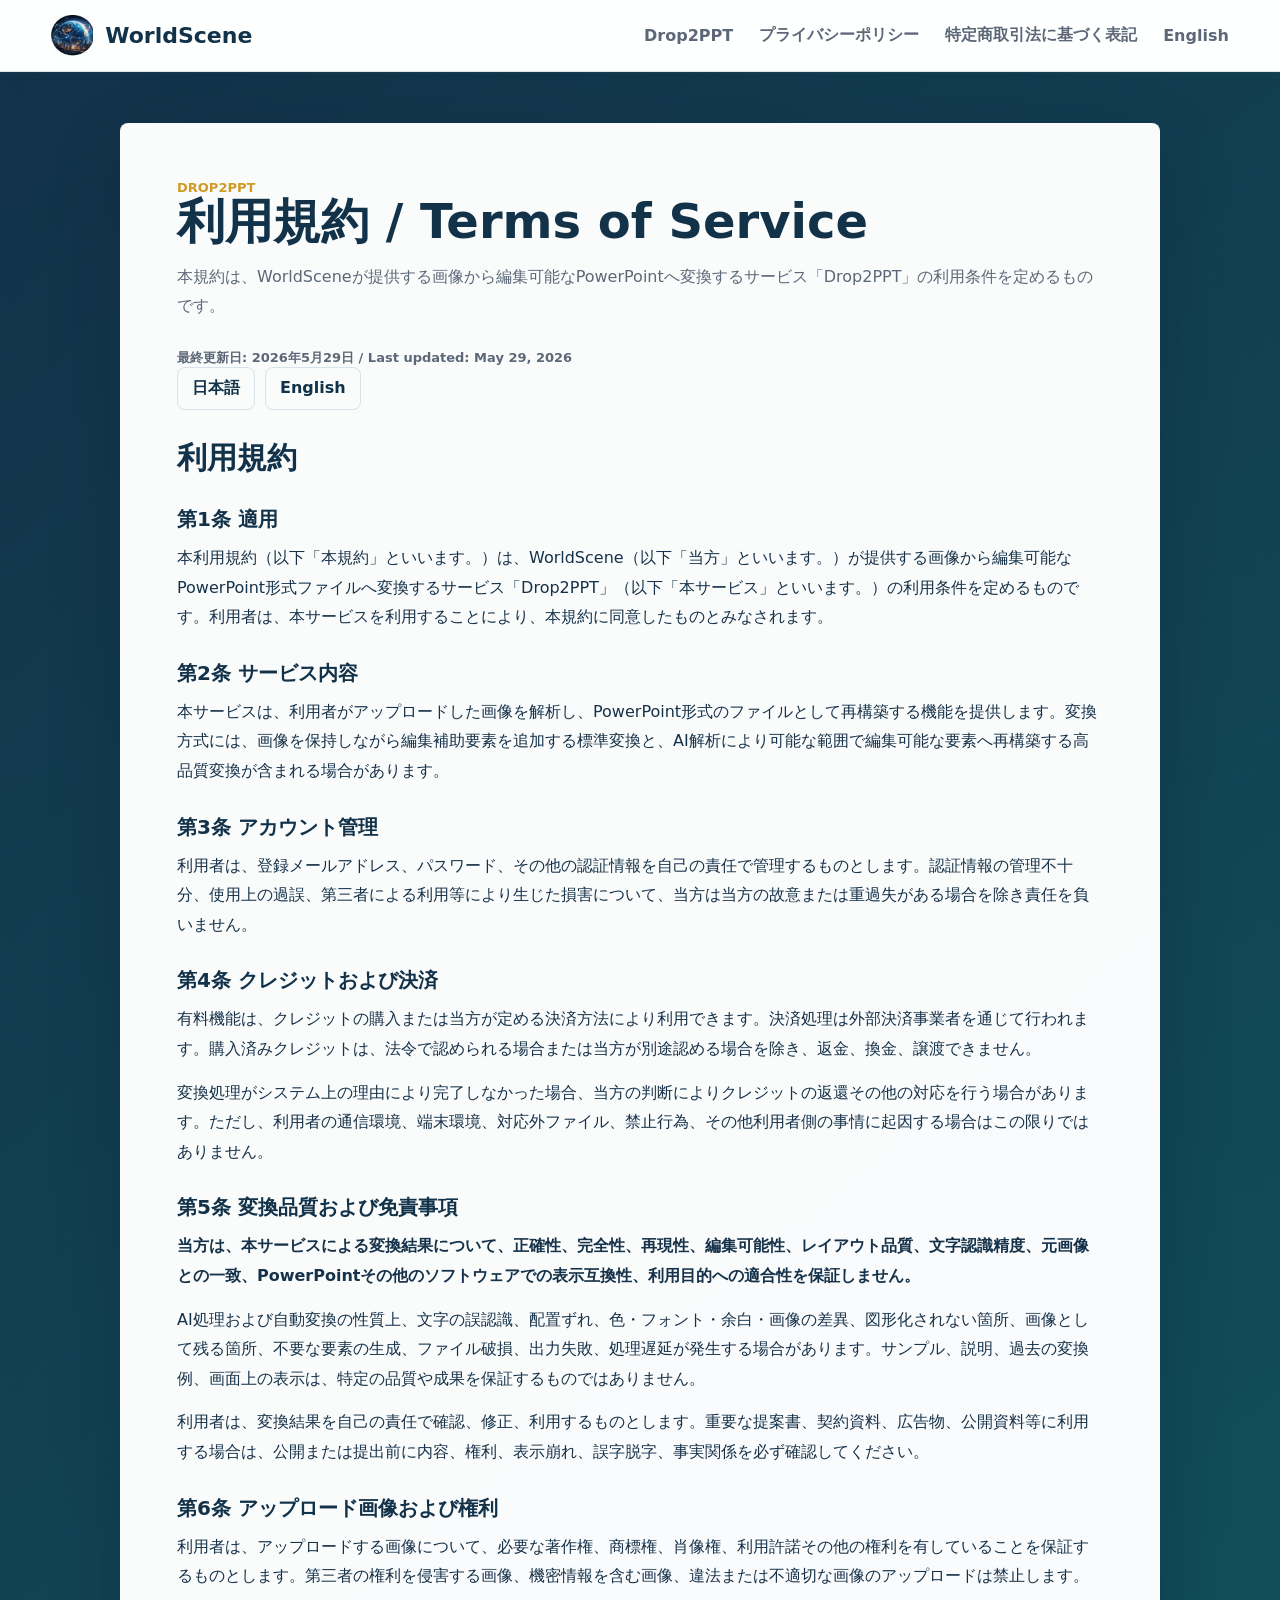
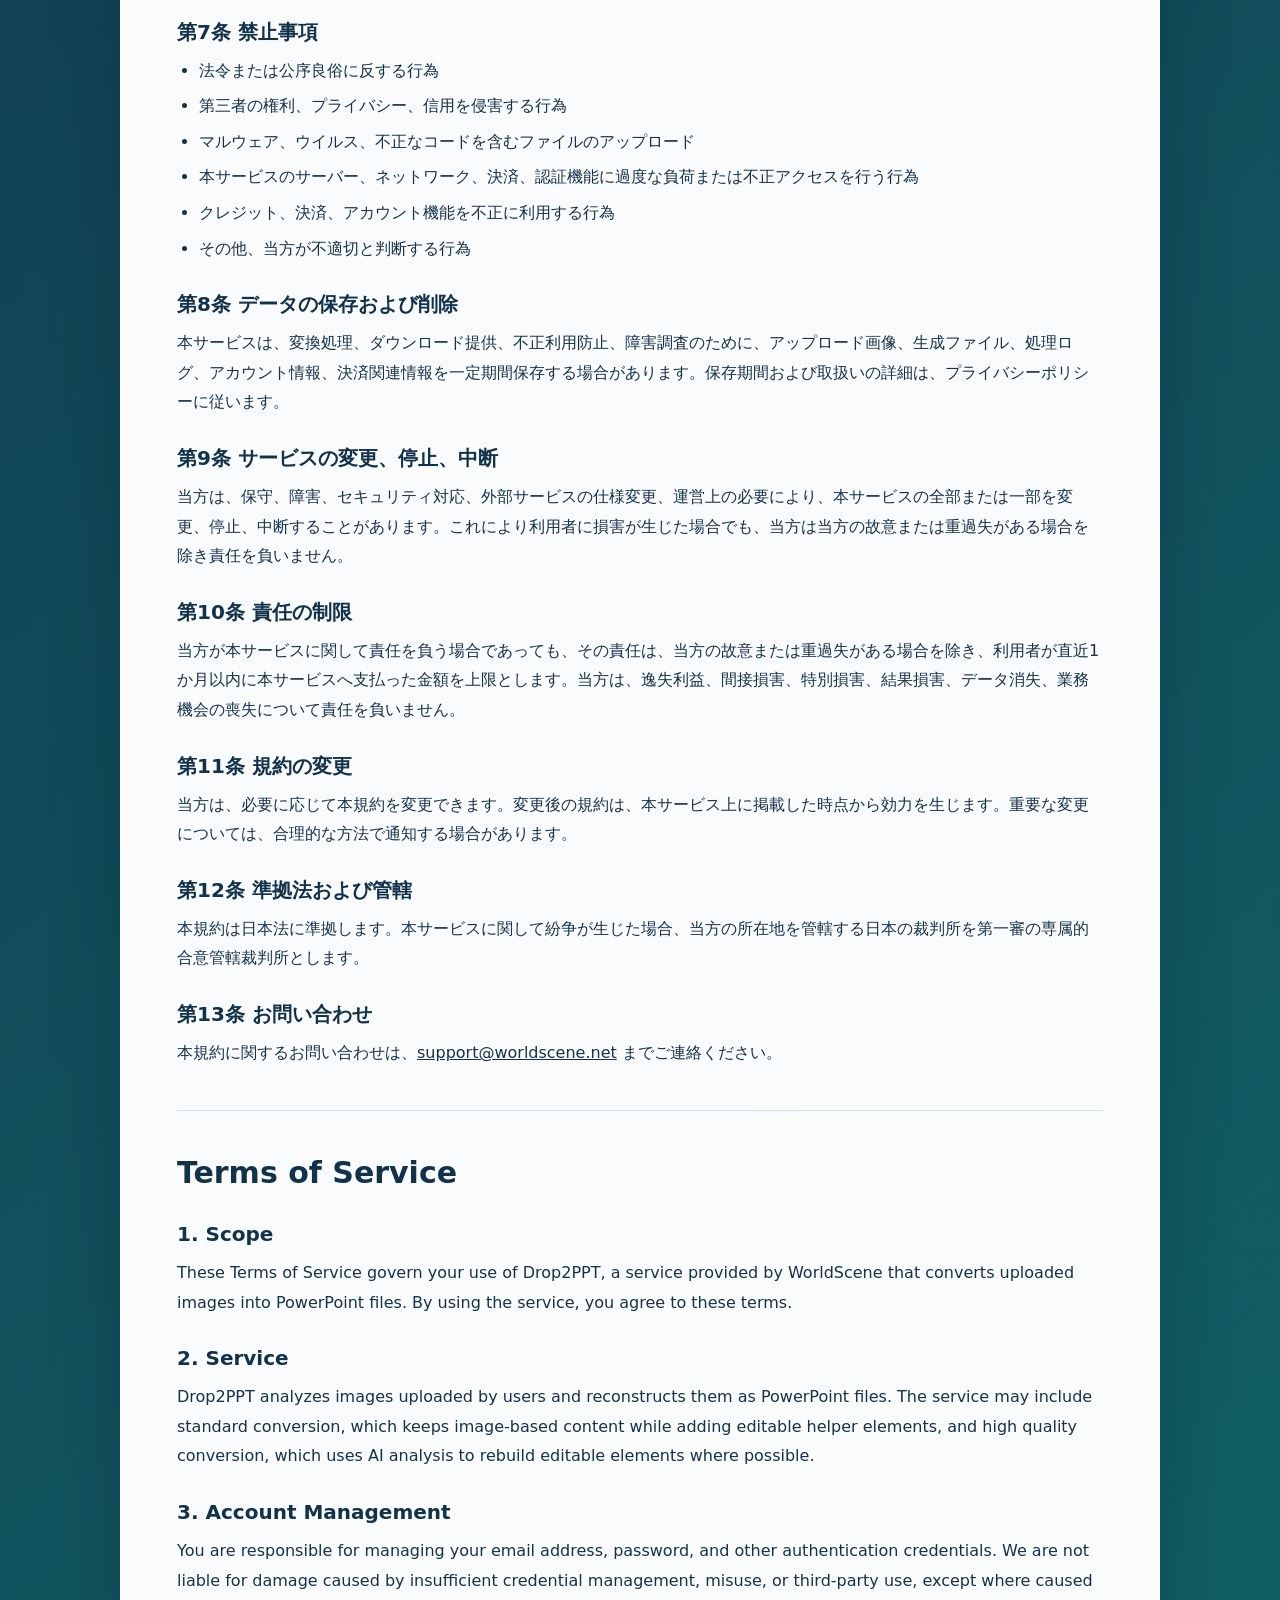
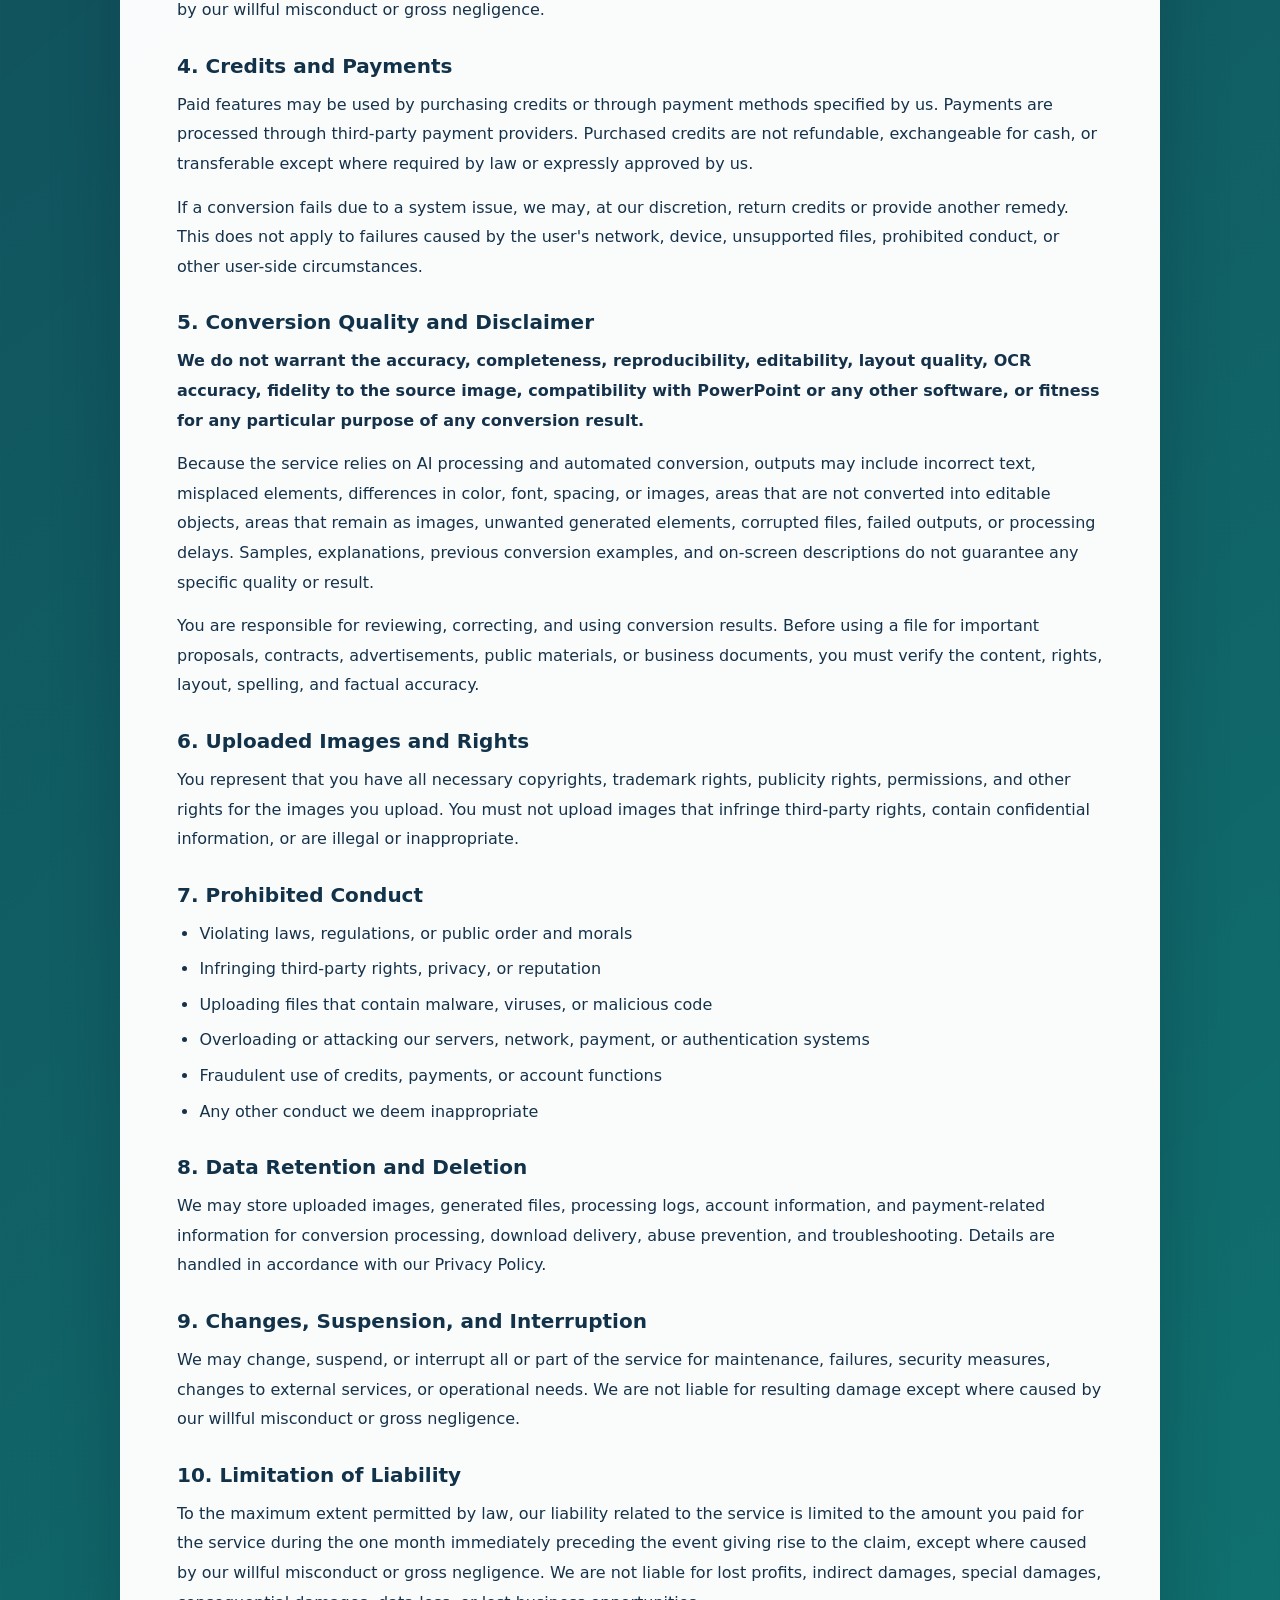
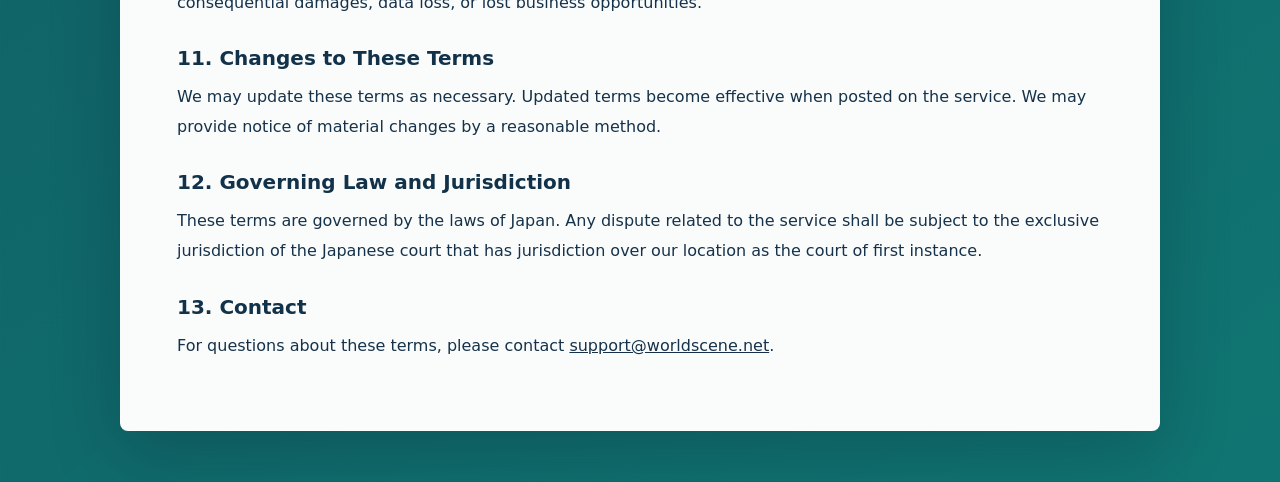
<file: public/terms.html>
<!doctype html>
<html lang="ja">
<head>
  <meta charset="utf-8">
  <meta name="viewport" content="width=device-width, initial-scale=1">
  <title>利用規約 / Terms of Service - Drop2PPT</title>
  <meta name="description" content="Drop2PPTの利用規約です。画像から編集可能なPowerPointへ変換するサービスの利用条件、免責事項、決済、禁止事項を定めます。">
  <meta name="robots" content="index,follow">
  <link rel="canonical" href="https://worldscene.net/drop2ppt/terms.html">
  <link rel="icon" href="worldscene-icon.png">
  <link rel="stylesheet" href="styles.css">
  <script async src="https://www.googletagmanager.com/gtag/js?id=G-NG3NH1VG2N"></script>
  <script>
    window.dataLayer = window.dataLayer || [];
    function gtag(){dataLayer.push(arguments);}
    gtag('js', new Date());
    gtag('config', 'G-NG3NH1VG2N');
    gtag('config', 'AW-18153856708');
  </script>
</head>
<body>
  <header class="site-header">
    <a class="brand" href="./" aria-label="Drop2PPT home">
      <img src="worldscene-icon.png" alt="" class="brand-icon">
      <span>WorldScene</span>
    </a>
    <nav class="nav" aria-label="Main navigation">
      <a href="./">Drop2PPT</a>
      <a href="privacy_policy_ja.html">プライバシーポリシー</a>
      <a href="tokusho.html">特定商取引法に基づく表記</a>
      <a href="#english">English</a>
    </nav>
  </header>

  <main class="legal-page">
    <section class="legal-panel terms-panel">
      <p class="eyebrow">Drop2PPT</p>
      <h1>利用規約 / Terms of Service</h1>
      <p class="legal-lead">本規約は、WorldSceneが提供する画像から編集可能なPowerPointへ変換するサービス「Drop2PPT」の利用条件を定めるものです。</p>
      <p class="legal-updated">最終更新日: 2026年5月29日 / Last updated: May 29, 2026</p>
      <div class="terms-toc" aria-label="Language navigation">
        <a href="#japanese">日本語</a>
        <a href="#english">English</a>
      </div>

      <section id="japanese" class="terms-section">
        <h2>利用規約</h2>

        <h3>第1条 適用</h3>
        <p>本利用規約（以下「本規約」といいます。）は、WorldScene（以下「当方」といいます。）が提供する画像から編集可能なPowerPoint形式ファイルへ変換するサービス「Drop2PPT」（以下「本サービス」といいます。）の利用条件を定めるものです。利用者は、本サービスを利用することにより、本規約に同意したものとみなされます。</p>

        <h3>第2条 サービス内容</h3>
        <p>本サービスは、利用者がアップロードした画像を解析し、PowerPoint形式のファイルとして再構築する機能を提供します。変換方式には、画像を保持しながら編集補助要素を追加する標準変換と、AI解析により可能な範囲で編集可能な要素へ再構築する高品質変換が含まれる場合があります。</p>

        <h3>第3条 アカウント管理</h3>
        <p>利用者は、登録メールアドレス、パスワード、その他の認証情報を自己の責任で管理するものとします。認証情報の管理不十分、使用上の過誤、第三者による利用等により生じた損害について、当方は当方の故意または重過失がある場合を除き責任を負いません。</p>

        <h3>第4条 クレジットおよび決済</h3>
        <p>有料機能は、クレジットの購入または当方が定める決済方法により利用できます。決済処理は外部決済事業者を通じて行われます。購入済みクレジットは、法令で認められる場合または当方が別途認める場合を除き、返金、換金、譲渡できません。</p>
        <p>変換処理がシステム上の理由により完了しなかった場合、当方の判断によりクレジットの返還その他の対応を行う場合があります。ただし、利用者の通信環境、端末環境、対応外ファイル、禁止行為、その他利用者側の事情に起因する場合はこの限りではありません。</p>

        <h3>第5条 変換品質および免責事項</h3>
        <p><strong>当方は、本サービスによる変換結果について、正確性、完全性、再現性、編集可能性、レイアウト品質、文字認識精度、元画像との一致、PowerPointその他のソフトウェアでの表示互換性、利用目的への適合性を保証しません。</strong></p>
        <p>AI処理および自動変換の性質上、文字の誤認識、配置ずれ、色・フォント・余白・画像の差異、図形化されない箇所、画像として残る箇所、不要な要素の生成、ファイル破損、出力失敗、処理遅延が発生する場合があります。サンプル、説明、過去の変換例、画面上の表示は、特定の品質や成果を保証するものではありません。</p>
        <p>利用者は、変換結果を自己の責任で確認、修正、利用するものとします。重要な提案書、契約資料、広告物、公開資料等に利用する場合は、公開または提出前に内容、権利、表示崩れ、誤字脱字、事実関係を必ず確認してください。</p>

        <h3>第6条 アップロード画像および権利</h3>
        <p>利用者は、アップロードする画像について、必要な著作権、商標権、肖像権、利用許諾その他の権利を有していることを保証するものとします。第三者の権利を侵害する画像、機密情報を含む画像、違法または不適切な画像のアップロードは禁止します。</p>

        <h3>第7条 禁止事項</h3>
        <ul>
          <li>法令または公序良俗に反する行為</li>
          <li>第三者の権利、プライバシー、信用を侵害する行為</li>
          <li>マルウェア、ウイルス、不正なコードを含むファイルのアップロード</li>
          <li>本サービスのサーバー、ネットワーク、決済、認証機能に過度な負荷または不正アクセスを行う行為</li>
          <li>クレジット、決済、アカウント機能を不正に利用する行為</li>
          <li>その他、当方が不適切と判断する行為</li>
        </ul>

        <h3>第8条 データの保存および削除</h3>
        <p>本サービスは、変換処理、ダウンロード提供、不正利用防止、障害調査のために、アップロード画像、生成ファイル、処理ログ、アカウント情報、決済関連情報を一定期間保存する場合があります。保存期間および取扱いの詳細は、プライバシーポリシーに従います。</p>

        <h3>第9条 サービスの変更、停止、中断</h3>
        <p>当方は、保守、障害、セキュリティ対応、外部サービスの仕様変更、運営上の必要により、本サービスの全部または一部を変更、停止、中断することがあります。これにより利用者に損害が生じた場合でも、当方は当方の故意または重過失がある場合を除き責任を負いません。</p>

        <h3>第10条 責任の制限</h3>
        <p>当方が本サービスに関して責任を負う場合であっても、その責任は、当方の故意または重過失がある場合を除き、利用者が直近1か月以内に本サービスへ支払った金額を上限とします。当方は、逸失利益、間接損害、特別損害、結果損害、データ消失、業務機会の喪失について責任を負いません。</p>

        <h3>第11条 規約の変更</h3>
        <p>当方は、必要に応じて本規約を変更できます。変更後の規約は、本サービス上に掲載した時点から効力を生じます。重要な変更については、合理的な方法で通知する場合があります。</p>

        <h3>第12条 準拠法および管轄</h3>
        <p>本規約は日本法に準拠します。本サービスに関して紛争が生じた場合、当方の所在地を管轄する日本の裁判所を第一審の専属的合意管轄裁判所とします。</p>

        <h3>第13条 お問い合わせ</h3>
        <p>本規約に関するお問い合わせは、<a href="mailto:support@worldscene.net">support@worldscene.net</a> までご連絡ください。</p>
      </section>

      <hr class="terms-divider">

      <section id="english" class="terms-section" lang="en">
        <h2>Terms of Service</h2>

        <h3>1. Scope</h3>
        <p>These Terms of Service govern your use of Drop2PPT, a service provided by WorldScene that converts uploaded images into PowerPoint files. By using the service, you agree to these terms.</p>

        <h3>2. Service</h3>
        <p>Drop2PPT analyzes images uploaded by users and reconstructs them as PowerPoint files. The service may include standard conversion, which keeps image-based content while adding editable helper elements, and high quality conversion, which uses AI analysis to rebuild editable elements where possible.</p>

        <h3>3. Account Management</h3>
        <p>You are responsible for managing your email address, password, and other authentication credentials. We are not liable for damage caused by insufficient credential management, misuse, or third-party use, except where caused by our willful misconduct or gross negligence.</p>

        <h3>4. Credits and Payments</h3>
        <p>Paid features may be used by purchasing credits or through payment methods specified by us. Payments are processed through third-party payment providers. Purchased credits are not refundable, exchangeable for cash, or transferable except where required by law or expressly approved by us.</p>
        <p>If a conversion fails due to a system issue, we may, at our discretion, return credits or provide another remedy. This does not apply to failures caused by the user's network, device, unsupported files, prohibited conduct, or other user-side circumstances.</p>

        <h3>5. Conversion Quality and Disclaimer</h3>
        <p><strong>We do not warrant the accuracy, completeness, reproducibility, editability, layout quality, OCR accuracy, fidelity to the source image, compatibility with PowerPoint or any other software, or fitness for any particular purpose of any conversion result.</strong></p>
        <p>Because the service relies on AI processing and automated conversion, outputs may include incorrect text, misplaced elements, differences in color, font, spacing, or images, areas that are not converted into editable objects, areas that remain as images, unwanted generated elements, corrupted files, failed outputs, or processing delays. Samples, explanations, previous conversion examples, and on-screen descriptions do not guarantee any specific quality or result.</p>
        <p>You are responsible for reviewing, correcting, and using conversion results. Before using a file for important proposals, contracts, advertisements, public materials, or business documents, you must verify the content, rights, layout, spelling, and factual accuracy.</p>

        <h3>6. Uploaded Images and Rights</h3>
        <p>You represent that you have all necessary copyrights, trademark rights, publicity rights, permissions, and other rights for the images you upload. You must not upload images that infringe third-party rights, contain confidential information, or are illegal or inappropriate.</p>

        <h3>7. Prohibited Conduct</h3>
        <ul>
          <li>Violating laws, regulations, or public order and morals</li>
          <li>Infringing third-party rights, privacy, or reputation</li>
          <li>Uploading files that contain malware, viruses, or malicious code</li>
          <li>Overloading or attacking our servers, network, payment, or authentication systems</li>
          <li>Fraudulent use of credits, payments, or account functions</li>
          <li>Any other conduct we deem inappropriate</li>
        </ul>

        <h3>8. Data Retention and Deletion</h3>
        <p>We may store uploaded images, generated files, processing logs, account information, and payment-related information for conversion processing, download delivery, abuse prevention, and troubleshooting. Details are handled in accordance with our Privacy Policy.</p>

        <h3>9. Changes, Suspension, and Interruption</h3>
        <p>We may change, suspend, or interrupt all or part of the service for maintenance, failures, security measures, changes to external services, or operational needs. We are not liable for resulting damage except where caused by our willful misconduct or gross negligence.</p>

        <h3>10. Limitation of Liability</h3>
        <p>To the maximum extent permitted by law, our liability related to the service is limited to the amount you paid for the service during the one month immediately preceding the event giving rise to the claim, except where caused by our willful misconduct or gross negligence. We are not liable for lost profits, indirect damages, special damages, consequential damages, data loss, or lost business opportunities.</p>

        <h3>11. Changes to These Terms</h3>
        <p>We may update these terms as necessary. Updated terms become effective when posted on the service. We may provide notice of material changes by a reasonable method.</p>

        <h3>12. Governing Law and Jurisdiction</h3>
        <p>These terms are governed by the laws of Japan. Any dispute related to the service shall be subject to the exclusive jurisdiction of the Japanese court that has jurisdiction over our location as the court of first instance.</p>

        <h3>13. Contact</h3>
        <p>For questions about these terms, please contact <a href="mailto:support@worldscene.net">support@worldscene.net</a>.</p>
      </section>
    </section>
  </main>
</body>
</html>
</file>
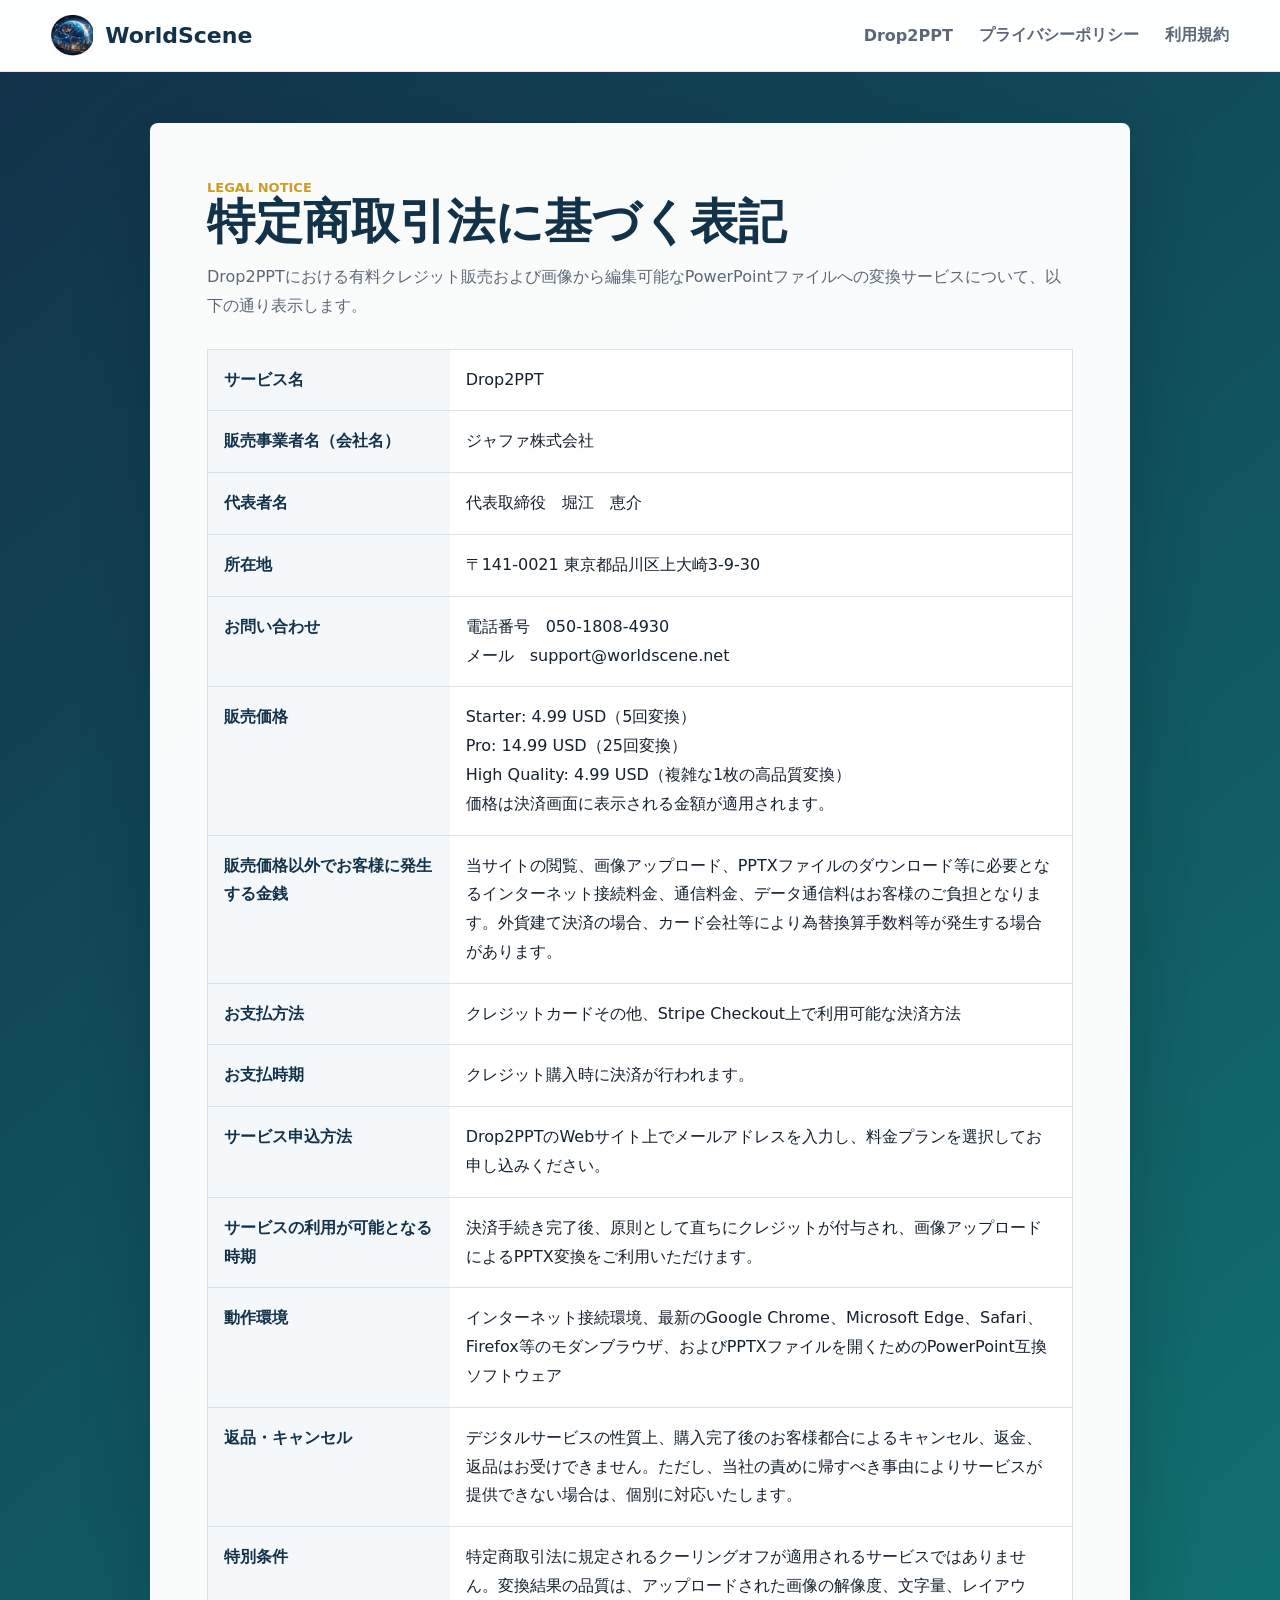
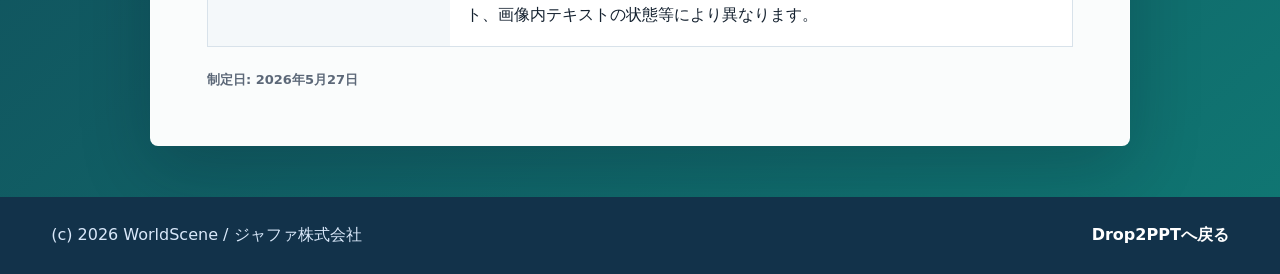
<file: public/tokusho.html>
<!doctype html>
<html lang="ja">
<head>
  <meta charset="utf-8">
  <meta name="viewport" content="width=device-width, initial-scale=1">
  <title>特定商取引法に基づく表記 - Drop2PPT | WorldScene</title>
  <meta name="description" content="Drop2PPTの特定商取引法に基づく表記です。販売事業者、販売価格、支払方法、返品・キャンセル、動作環境等を掲載しています。">
  <meta name="robots" content="index,follow">
  <link rel="canonical" href="https://worldscene.net/drop2ppt/tokusho.html">
  <link rel="icon" href="worldscene-icon.png">
  <link rel="stylesheet" href="styles.css">
  <script async src="https://www.googletagmanager.com/gtag/js?id=G-NG3NH1VG2N"></script>
  <script>
    window.dataLayer = window.dataLayer || [];
    function gtag(){dataLayer.push(arguments);}
    gtag('js', new Date());
    gtag('config', 'G-NG3NH1VG2N');
    gtag('config', 'AW-18153856708');
  </script>
</head>
<body>
  <header class="site-header">
    <a class="brand" href="./" aria-label="Drop2PPT home">
      <img src="worldscene-icon.png" alt="" class="brand-icon">
      <span>WorldScene</span>
    </a>
    <nav class="nav" aria-label="Main navigation">
      <a href="./">Drop2PPT</a>
      <a href="privacy_policy_ja.html">プライバシーポリシー</a>
      <a href="terms.html">利用規約</a>
    </nav>
  </header>

  <main class="legal-page">
    <section class="legal-panel">
      <p class="eyebrow">Legal notice</p>
      <h1>特定商取引法に基づく表記</h1>
      <p class="legal-lead">
        Drop2PPTにおける有料クレジット販売および画像から編集可能なPowerPointファイルへの変換サービスについて、以下の通り表示します。
      </p>

      <table class="legal-table">
        <tbody>
          <tr>
            <th>サービス名</th>
            <td>Drop2PPT</td>
          </tr>
          <tr>
            <th>販売事業者名（会社名）</th>
            <td>ジャファ株式会社</td>
          </tr>
          <tr>
            <th>代表者名</th>
            <td>代表取締役　堀江　恵介</td>
          </tr>
          <tr>
            <th>所在地</th>
            <td>〒141-0021 東京都品川区上大崎3-9-30</td>
          </tr>
          <tr>
            <th>お問い合わせ</th>
            <td>電話番号　050-1808-4930<br>メール　support@worldscene.net</td>
          </tr>
          <tr>
            <th>販売価格</th>
            <td>
              Starter: 4.99 USD（5回変換）<br>
              Pro: 14.99 USD（25回変換）<br>
              High Quality: 4.99 USD（複雑な1枚の高品質変換）<br>
              価格は決済画面に表示される金額が適用されます。
            </td>
          </tr>
          <tr>
            <th>販売価格以外でお客様に発生する金銭</th>
            <td>
              当サイトの閲覧、画像アップロード、PPTXファイルのダウンロード等に必要となるインターネット接続料金、通信料金、データ通信料はお客様のご負担となります。外貨建て決済の場合、カード会社等により為替換算手数料等が発生する場合があります。
            </td>
          </tr>
          <tr>
            <th>お支払方法</th>
            <td>クレジットカードその他、Stripe Checkout上で利用可能な決済方法</td>
          </tr>
          <tr>
            <th>お支払時期</th>
            <td>クレジット購入時に決済が行われます。</td>
          </tr>
          <tr>
            <th>サービス申込方法</th>
            <td>Drop2PPTのWebサイト上でメールアドレスを入力し、料金プランを選択してお申し込みください。</td>
          </tr>
          <tr>
            <th>サービスの利用が可能となる時期</th>
            <td>決済手続き完了後、原則として直ちにクレジットが付与され、画像アップロードによるPPTX変換をご利用いただけます。</td>
          </tr>
          <tr>
            <th>動作環境</th>
            <td>インターネット接続環境、最新のGoogle Chrome、Microsoft Edge、Safari、Firefox等のモダンブラウザ、およびPPTXファイルを開くためのPowerPoint互換ソフトウェア</td>
          </tr>
          <tr>
            <th>返品・キャンセル</th>
            <td>
              デジタルサービスの性質上、購入完了後のお客様都合によるキャンセル、返金、返品はお受けできません。ただし、当社の責めに帰すべき事由によりサービスが提供できない場合は、個別に対応いたします。
            </td>
          </tr>
          <tr>
            <th>特別条件</th>
            <td>
              特定商取引法に規定されるクーリングオフが適用されるサービスではありません。変換結果の品質は、アップロードされた画像の解像度、文字量、レイアウト、画像内テキストの状態等により異なります。
            </td>
          </tr>
        </tbody>
      </table>

      <p class="legal-updated">制定日: 2026年5月27日</p>
    </section>
  </main>

  <footer class="footer">
    <p>(c) 2026 WorldScene / ジャファ株式会社</p>
    <a href="./">Drop2PPTへ戻る</a>
  </footer>
</body>
</html>
</file>
<file: worldscene_lp/styles.css>
:root {
  color-scheme: light;
  --ink: #14212f;
  --muted: #516173;
  --line: #d9e1ea;
  --paper: #ffffff;
  --soft: #f3f7fb;
  --navy: #10233f;
  --green: #16815f;
  --gold: #e4b636;
  --red: #d93535;
  --blue: #2677d9;
  font-family: Inter, ui-sans-serif, system-ui, -apple-system, BlinkMacSystemFont, "Segoe UI", sans-serif;
}

* {
  box-sizing: border-box;
}

html {
  scroll-behavior: smooth;
}

body {
  margin: 0;
  background: var(--soft);
  color: var(--ink);
}

img {
  display: block;
  max-width: 100%;
}

a {
  color: inherit;
}

.site-header {
  position: fixed;
  z-index: 30;
  top: 0;
  left: 0;
  right: 0;
  display: flex;
  align-items: center;
  justify-content: space-between;
  gap: 24px;
  min-height: 72px;
  padding: 14px clamp(18px, 4vw, 56px);
  background: rgba(255, 255, 255, 0.9);
  border-bottom: 1px solid rgba(16, 35, 63, 0.12);
  backdrop-filter: blur(14px);
}

.brand {
  display: inline-flex;
  align-items: center;
  gap: 12px;
  text-decoration: none;
  font-weight: 800;
  font-size: 22px;
}

.brand-icon {
  width: 42px;
  height: 42px;
  border-radius: 8px;
}

.nav {
  display: flex;
  align-items: center;
  flex-wrap: wrap;
  gap: clamp(14px, 3vw, 30px);
  color: var(--muted);
  font-weight: 700;
}

.nav a,
.language-button {
  text-decoration: none;
}

.nav a:hover,
.language-button:hover {
  color: var(--green);
}

.language-button {
  min-height: 36px;
  border: 1px solid var(--line);
  border-radius: 8px;
  background: white;
  color: var(--navy);
  padding: 0 12px;
  font: inherit;
  cursor: pointer;
}

.hero {
  position: relative;
  min-height: 760px;
  display: grid;
  place-items: center;
  overflow: hidden;
  padding: 120px clamp(20px, 5vw, 72px) 80px;
  background: #101d32;
}

.hero-media {
  position: absolute;
  inset: -80px;
  display: grid;
  grid-template-columns: repeat(3, minmax(320px, 1fr));
  gap: 20px;
  transform: rotate(-4deg) scale(1.08);
  opacity: 0.58;
}

.hero-media img {
  width: 100%;
  height: 260px;
  object-fit: cover;
  border-radius: 8px;
  filter: saturate(1.05) contrast(0.95);
}

.hero-overlay {
  position: absolute;
  inset: 0;
  background: rgba(7, 16, 32, 0.68);
}

.hero-content {
  position: relative;
  z-index: 1;
  width: min(980px, 100%);
  text-align: center;
  color: white;
}

.eyebrow {
  margin: 0 0 14px;
  color: var(--gold);
  font-size: 13px;
  font-weight: 900;
  letter-spacing: 0;
  text-transform: uppercase;
}

.hero h1 {
  margin: 0;
  font-size: clamp(42px, 7vw, 88px);
  line-height: 1.02;
  letter-spacing: 0;
}

.hero-copy {
  width: min(760px, 100%);
  margin: 26px auto 0;
  color: #edf4ff;
  font-size: clamp(18px, 2.2vw, 24px);
  line-height: 1.55;
}

.hero-actions {
  display: flex;
  justify-content: center;
  flex-wrap: wrap;
  gap: 14px;
  margin-top: 34px;
}

.button {
  display: inline-flex;
  align-items: center;
  justify-content: center;
  min-height: 52px;
  padding: 0 22px;
  border-radius: 8px;
  text-decoration: none;
  font-weight: 900;
}

.button-primary {
  background: var(--green);
  color: white;
}

.button-secondary {
  background: white;
  color: var(--navy);
}

.stats {
  width: min(1120px, calc(100% - 36px));
  margin: -44px auto 0;
  position: relative;
  z-index: 3;
  display: grid;
  grid-template-columns: repeat(3, 1fr);
  gap: 1px;
  overflow: hidden;
  border: 1px solid var(--line);
  border-radius: 8px;
  background: var(--line);
  box-shadow: 0 20px 54px rgba(21, 32, 48, 0.16);
}

.stats div {
  background: var(--paper);
  padding: 24px;
}

.stats strong {
  display: block;
  font-size: clamp(23px, 3vw, 34px);
}

.stats span {
  display: block;
  margin-top: 6px;
  color: var(--muted);
  font-weight: 700;
}

.text-link {
  color: var(--green);
  font-weight: 900;
  text-decoration: none;
}

.text-link:hover {
  text-decoration: underline;
}

.section {
  width: min(1180px, calc(100% - 36px));
  margin: 0 auto;
  padding: 88px 0;
}

.section-heading {
  width: min(720px, 100%);
}

.section-heading-wide {
  width: min(820px, 100%);
  margin-bottom: 28px;
}

.section h2 {
  margin: 0;
  font-size: clamp(32px, 5vw, 54px);
  line-height: 1.08;
  letter-spacing: 0;
}

.section-heading p,
.showcase-copy p {
  color: var(--muted);
  font-size: 18px;
  line-height: 1.7;
}

.approach-grid {
  margin-top: 34px;
  display: grid;
  grid-template-columns: repeat(3, 1fr);
  gap: 18px;
}

.approach-grid article {
  min-height: 250px;
  border: 1px solid var(--line);
  border-radius: 8px;
  background: var(--paper);
  padding: 28px;
}

.approach-mark {
  display: inline-flex;
  align-items: center;
  justify-content: center;
  width: 44px;
  height: 44px;
  border-radius: 8px;
  background: #e7f3ef;
  color: var(--green);
  font-weight: 900;
}

.approach-grid h3,
.app-card h3 {
  margin: 18px 0 0;
  font-size: 22px;
  line-height: 1.24;
}

.approach-grid p,
.app-card p {
  color: var(--muted);
  line-height: 1.65;
}

.app-section {
  padding-top: 38px;
}

.app-grid {
  display: grid;
  grid-template-columns: repeat(3, 1fr);
  gap: 16px;
}

.app-card {
  display: grid;
  grid-template-columns: 72px 1fr;
  gap: 18px;
  align-items: start;
  min-height: 220px;
  border: 1px solid var(--line);
  border-radius: 8px;
  background: var(--paper);
  padding: 20px;
}

.app-card-featured {
  grid-column: span 2;
  background: #f9fbff;
}

.app-icon {
  width: 72px;
  height: 72px;
  border-radius: 8px;
  object-fit: cover;
  box-shadow: 0 10px 26px rgba(20, 33, 47, 0.16);
}

.tag {
  display: inline-flex;
  align-items: center;
  min-height: 28px;
  padding: 0 10px;
  border-radius: 8px;
  background: #edf4ff;
  color: var(--blue);
  font-size: 12px;
  font-weight: 900;
  text-transform: uppercase;
}

.app-card a {
  display: inline-flex;
  margin-top: 8px;
  color: var(--green);
  font-weight: 900;
  text-decoration: none;
}

.app-card a:hover {
  text-decoration: underline;
}

.showcase {
  display: grid;
  grid-template-columns: 0.7fr 1fr;
  align-items: center;
  gap: 34px;
}

.feature-strip {
  display: grid;
  gap: 12px;
}

.feature-strip img {
  width: 100%;
  aspect-ratio: 1024 / 500;
  object-fit: cover;
  border-radius: 8px;
  border: 1px solid rgba(16, 35, 63, 0.12);
  box-shadow: 0 18px 44px rgba(16, 35, 63, 0.14);
}

.contact-section {
  display: grid;
  grid-template-columns: 1fr 1fr;
  gap: 32px;
  border-top: 1px solid var(--line);
}

.link-list {
  display: grid;
  grid-template-columns: repeat(2, 1fr);
  gap: 12px;
}

.link-list a {
  display: flex;
  align-items: center;
  min-height: 58px;
  padding: 0 18px;
  border: 1px solid var(--line);
  border-radius: 8px;
  background: white;
  color: var(--navy);
  font-weight: 900;
  text-decoration: none;
}

.link-list a:hover {
  border-color: var(--green);
  color: var(--green);
}

.footer {
  display: flex;
  align-items: center;
  justify-content: space-between;
  gap: 18px;
  padding: 28px clamp(18px, 4vw, 56px);
  background: var(--navy);
  color: white;
}

.footer p {
  margin: 0;
  color: #d9e8fa;
}

.footer a {
  font-weight: 900;
  text-decoration: none;
}

@media (max-width: 980px) {
  .hero {
    min-height: 720px;
  }

  .hero-media {
    grid-template-columns: repeat(2, minmax(280px, 1fr));
  }

  .stats,
  .approach-grid,
  .app-grid,
  .showcase,
  .contact-section {
    grid-template-columns: 1fr;
  }

  .app-card-featured {
    grid-column: auto;
  }
}

@media (max-width: 620px) {
  .site-header {
    position: sticky;
    min-height: auto;
    align-items: flex-start;
    flex-direction: column;
    gap: 12px;
  }

  .nav {
    width: 100%;
    justify-content: flex-start;
    gap: 10px;
    font-size: 14px;
  }

  .language-button {
    min-height: 34px;
  }

  .hero {
    min-height: 680px;
    padding-top: 72px;
  }

  .hero-media {
    grid-template-columns: 1fr;
    transform: none;
    inset: 0;
  }

  .hero-media img {
    height: 180px;
  }

  .hero h1 {
    font-size: 42px;
  }

  .stats {
    margin-top: 18px;
  }

  .app-card {
    grid-template-columns: 58px 1fr;
    min-height: auto;
    padding: 16px;
  }

  .app-icon {
    width: 58px;
    height: 58px;
  }

  .link-list {
    grid-template-columns: 1fr;
  }

  .footer {
    flex-direction: column;
    align-items: flex-start;
  }
}
</file>
<file: public/styles.css>
:root {
  color-scheme: light;
  --ink: #14212f;
  --muted: #5c6878;
  --line: #d8e2ea;
  --paper: #ffffff;
  --soft: #f2f6f8;
  --navy: #12324a;
  --teal: #0f8d80;
  --cyan: #1aa6d9;
  --gold: #d09b24;
  --coral: #d35c43;
  font-family: Inter, ui-sans-serif, system-ui, -apple-system, BlinkMacSystemFont, "Segoe UI", sans-serif;
}

* {
  box-sizing: border-box;
}

html {
  scroll-behavior: smooth;
  scroll-padding-top: 96px;
}

body {
  margin: 0;
  background: var(--soft);
  color: var(--ink);
}

img {
  display: block;
  max-width: 100%;
}

a {
  color: inherit;
}

.site-header {
  position: sticky;
  z-index: 30;
  top: 0;
  display: flex;
  align-items: center;
  justify-content: space-between;
  gap: 24px;
  min-height: 72px;
  padding: 14px clamp(18px, 4vw, 52px);
  background: rgba(255, 255, 255, 0.92);
  border-bottom: 1px solid rgba(18, 50, 74, 0.12);
  backdrop-filter: blur(14px);
}

.brand {
  display: inline-flex;
  align-items: center;
  gap: 12px;
  color: var(--navy);
  font-size: 22px;
  font-weight: 900;
  text-decoration: none;
}

.brand-icon {
  width: 42px;
  height: 42px;
  border-radius: 8px;
}

.nav {
  display: flex;
  align-items: center;
  gap: clamp(12px, 2.2vw, 26px);
  color: var(--muted);
  font-weight: 800;
}

.nav a {
  text-decoration: none;
}

.nav a:hover {
  color: var(--teal);
}

.auth-nav-link,
.auth-nav-button,
.auth-nav-logout {
  min-height: 38px;
  display: inline-flex;
  align-items: center;
  justify-content: center;
  border-radius: 8px;
  padding: 0 12px;
  white-space: nowrap;
}

.auth-nav-button {
  background: var(--teal);
  color: white;
}

.auth-nav-button:hover {
  color: white;
  background: #0b786f;
}

.auth-nav-logout {
  border: 0;
  background: transparent;
  color: var(--muted);
  font: inherit;
  font-weight: 800;
  cursor: pointer;
}

.auth-nav-logout:hover {
  color: var(--teal);
}

.auth-nav-link[hidden],
.auth-nav-button[hidden],
.auth-nav-logout[hidden],
.auth-card[hidden],
.auth-form-grid[hidden] {
  display: none;
}

.language-button {
  min-height: 38px;
  border: 1px solid var(--line);
  border-radius: 8px;
  background: white;
  color: var(--navy);
  padding: 0 12px;
  font: inherit;
  font-size: 14px;
  cursor: pointer;
}

.tool-hero {
  min-height: calc(100vh - 72px);
  padding: clamp(8px, 1.4vw, 18px) clamp(18px, 2.4vw, 34px) clamp(18px, 2.6vw, 34px);
  background:
    linear-gradient(140deg, rgba(18, 50, 74, 0.94), rgba(15, 141, 128, 0.78)),
    radial-gradient(circle at 20% 10%, rgba(255, 255, 255, 0.18), transparent 32%),
    #12324a;
}

.hero-grid {
  width: min(1480px, 100%);
  min-height: auto;
  margin: 0 auto;
  display: grid;
  grid-template-columns: minmax(0, 3fr) minmax(260px, 1fr);
  gap: 14px;
  align-items: start;
}

.converter-panel,
.app-promo,
.affiliate-panel {
  border: 1px solid rgba(255, 255, 255, 0.22);
  border-radius: 8px;
  background: rgba(255, 255, 255, 0.96);
  box-shadow: 0 22px 70px rgba(7, 22, 36, 0.24);
}

.converter-panel {
  grid-column: 1;
  grid-row: 1;
  display: grid;
  grid-template-columns: minmax(0, 1.45fr) minmax(268px, 0.75fr);
  grid-template-areas:
    "eyebrow eyebrow"
    "title actions"
    "copy actions"
    "difference actions"
    "drop account"
    "drop quality"
    "drop status"
    "drop download"
    "pricing pricing"
    "pricing-note pricing-note"
    "comparison comparison"
    "samples samples";
  column-gap: 16px;
  row-gap: 6px;
  align-items: start;
  min-width: 0;
  padding: clamp(12px, 1.4vw, 18px);
}

body.is-authenticated .quality-selector {
  grid-area: account;
}

body.is-authenticated .account-panel {
  grid-area: quality;
}

.app-promo {
  grid-column: 1;
  grid-row: 2;
  min-width: 0;
}

.affiliate-panel {
  position: sticky;
  top: 90px;
  grid-column: 2;
  grid-row: 1 / span 2;
  align-self: start;
  max-height: calc(100vh - 108px);
  overflow: auto;
}

.eyebrow {
  grid-area: eyebrow;
  margin: 0;
  color: var(--gold);
  font-size: 13px;
  font-weight: 900;
  letter-spacing: 0;
  text-transform: uppercase;
}

.converter-panel h1 {
  grid-area: title;
  margin: 0;
  width: 100%;
  color: var(--navy);
  font-size: clamp(26px, 2.1vw, 34px);
  line-height: 1.06;
  letter-spacing: 0;
  white-space: nowrap;
}

.hero-copy {
  grid-area: copy;
  width: min(760px, 100%);
  margin: 0;
  color: var(--muted);
  font-size: clamp(14px, 1.25vw, 16px);
  line-height: 1.35;
}

.hero-difference {
  grid-area: difference;
  width: min(760px, 100%);
  margin: 2px 0 0;
  padding: 9px 12px;
  border-left: 4px solid var(--teal);
  border-radius: 8px;
  background: rgba(15, 141, 128, 0.08);
  color: var(--navy);
  font-size: 13px;
  font-weight: 700;
  line-height: 1.55;
}

.drop-zone {
  grid-area: drop;
  order: 1;
  display: grid;
  place-items: center;
  align-content: center;
  gap: 5px;
  min-height: 0;
  padding: 10px 14px;
  margin-top: 0;
  border: 2px dashed rgba(15, 141, 128, 0.55);
  border-radius: 8px;
  background:
    linear-gradient(135deg, rgba(26, 166, 217, 0.08), rgba(15, 141, 128, 0.1)),
    white;
  cursor: pointer;
  text-align: center;
  transition: border-color 0.18s ease, background 0.18s ease, transform 0.18s ease;
}

.account-panel {
  grid-area: account;
  order: 2;
  display: grid;
  gap: 5px;
  align-items: start;
  margin-top: 0;
  padding: 9px 10px;
  border: 1px solid var(--line);
  border-radius: 8px;
  background: #fbfcfd;
}

.auth-summary {
  display: flex;
  align-items: center;
  min-height: 0;
  color: var(--navy);
  font-size: 14px;
  font-weight: 900;
  line-height: 1.45;
}

.small-button {
  min-height: 44px;
  border: 1px solid var(--teal);
  border-radius: 8px;
  background: white;
  color: var(--teal);
  padding: 0 14px;
  font: inherit;
  font-weight: 900;
  cursor: pointer;
}

.ghost-button {
  border-color: var(--line);
  color: var(--muted);
}

.auth-panel-note {
  margin: 0;
  color: var(--muted);
  font-size: 12px;
  line-height: 1.5;
}

.account-panel.is-logged-in {
  background: rgba(255, 255, 255, 0.95);
}

.credit-balance-card {
  display: grid;
  gap: 2px;
  padding: 2px 0 0;
}

.credit-balance-card[hidden] {
  display: none;
}

.credit-balance-card > span {
  color: var(--ink);
  font-family: Georgia, "Times New Roman", serif;
  font-size: clamp(18px, 1.65vw, 23px);
  line-height: 1;
}

.credit-balance-card dl {
  display: grid;
  gap: 0;
  margin: 0;
}

.credit-balance-card dl div {
  display: grid;
  grid-template-columns: minmax(70px, auto) 1fr;
  gap: 10px;
  align-items: baseline;
}

.credit-balance-card dt,
.credit-balance-card dd {
  margin: 0;
  color: var(--ink);
  font-family: Georgia, "Times New Roman", serif;
  font-size: clamp(18px, 1.7vw, 23px);
  line-height: 1.08;
}

.credit-balance-card dd {
  display: inline-flex;
  gap: 2px;
  white-space: nowrap;
}

.credit-balance-card strong {
  color: var(--ink);
  font: inherit;
  white-space: nowrap;
}

.auth-forms {
  grid-column: 1 / -1;
  display: grid;
  grid-template-columns: repeat(2, minmax(0, 1fr));
  gap: 10px;
}

.auth-mini-form {
  display: grid;
  gap: 8px;
  padding: 12px;
  border: 1px solid var(--line);
  border-radius: 8px;
  background: rgba(255, 255, 255, .72);
}

.auth-mini-form.compact {
  grid-column: 1 / -1;
  grid-template-columns: auto minmax(180px, 1fr) auto;
  align-items: center;
}

.auth-mini-form strong {
  min-height: auto;
}

.auth-mini-form button {
  min-height: 42px;
  border: 0;
  border-radius: 8px;
  background: var(--teal);
  color: #fff;
  padding: 0 14px;
  font: inherit;
  font-weight: 900;
}

.sandbox-badge {
  width: fit-content;
  border: 1px solid #f4b740;
  border-radius: 999px;
  background: #fff7df;
  color: #7a4d00;
  padding: 6px 10px;
  font-size: 12px;
  font-weight: 900;
}

.sandbox-badge[hidden] {
  display: none;
}

.auth-page-body {
  min-height: 100vh;
  background:
    linear-gradient(140deg, rgba(18, 50, 74, 0.96), rgba(15, 141, 128, 0.76)),
    #12324a;
}

.auth-page {
  min-height: calc(100vh - 72px);
  display: grid;
  place-items: start center;
  padding: 18px clamp(18px, 4vw, 48px) 32px;
}

.auth-shell {
  width: min(920px, 100%);
  border: 1px solid rgba(255, 255, 255, 0.22);
  border-radius: 8px;
  background: rgba(255, 255, 255, 0.97);
  box-shadow: 0 22px 70px rgba(7, 22, 36, 0.24);
  padding: clamp(18px, 3vw, 30px);
}

.auth-shell h1 {
  margin: 0;
  color: var(--navy);
  font-size: clamp(30px, 4vw, 44px);
  line-height: 1.06;
  letter-spacing: 0;
}

.auth-lead {
  margin: 10px 0 16px;
  color: var(--muted);
  font-size: 16px;
  line-height: 1.55;
}

.auth-tabs {
  display: flex;
  flex-wrap: wrap;
  gap: 8px;
  margin-bottom: 10px;
}

.auth-tab {
  min-height: 38px;
  border: 1px solid var(--line);
  border-radius: 8px;
  background: white;
  color: var(--navy);
  padding: 0 14px;
  font: inherit;
  font-weight: 900;
  cursor: pointer;
}

.auth-tab.is-active {
  border-color: var(--teal);
  background: #eaf8f7;
  color: var(--teal);
}

.auth-form-grid {
  display: grid;
  grid-template-columns: minmax(0, 0.88fr) minmax(0, 1.12fr);
  gap: 14px;
  align-items: start;
}

.auth-message {
  min-height: 20px;
  margin: 0 0 8px;
  color: var(--teal);
  font-weight: 900;
}

.auth-message.is-error {
  color: #b42318;
}

.auth-card {
  display: grid;
  gap: 10px;
  align-content: start;
  border: 1px solid var(--line);
  border-radius: 8px;
  background: #fbfcfd;
  padding: 14px 18px 18px;
}

.auth-card h2 {
  margin: 0;
  color: var(--navy);
  font-size: 22px;
}

.auth-card p {
  margin: 0;
  color: var(--muted);
  line-height: 1.7;
}

.auth-card label {
  display: grid;
  gap: 6px;
  color: var(--muted);
  font-size: 13px;
  font-weight: 900;
}

.auth-card input {
  min-height: 42px;
  border: 1px solid var(--line);
  border-radius: 8px;
  padding: 0 12px;
  color: var(--ink);
  font: inherit;
}

.auth-card button[type="submit"] {
  min-height: 44px;
  border: 0;
  border-radius: 8px;
  background: var(--teal);
  color: white;
  padding: 0 18px;
  font: inherit;
  font-weight: 900;
  cursor: pointer;
}

.quality-selector {
  grid-area: quality;
  order: 2;
  display: grid;
  gap: 7px;
  min-width: 0;
  margin: 0;
  padding: 9px 10px;
  border: 1px solid var(--line);
  border-radius: 8px;
  background: #f4fbf9;
}

.quality-selector legend {
  margin: 0 0 2px;
  color: var(--navy);
  font-size: 13px;
  font-weight: 900;
}

.quality-selector label {
  display: grid;
  grid-template-columns: auto 1fr;
  gap: 2px 8px;
  align-items: start;
  color: var(--navy);
  font-weight: 900;
  cursor: pointer;
}

.quality-selector input {
  grid-row: 1 / span 2;
  margin-top: 4px;
  accent-color: var(--teal);
}

.quality-selector small {
  grid-column: 2;
  color: var(--muted);
  font-size: 11px;
  font-weight: 700;
  line-height: 1.4;
}

.quality-warning {
  margin: 2px 0 0;
  border-left: 3px solid var(--gold);
  color: #6a4b05;
  padding: 0 0 0 10px;
  font-size: 11px;
  font-weight: 800;
  line-height: 1.35;
}

.pricing-grid {
  grid-area: pricing;
  order: 5;
  display: grid;
  grid-template-columns: repeat(3, minmax(0, 1fr));
  gap: 8px;
  margin-top: 0;
  scroll-margin-top: 112px;
}

.price-card {
  display: grid;
  gap: 3px;
  min-height: 86px;
  border: 1px solid var(--line);
  border-radius: 8px;
  background: white;
  padding: 9px 10px;
  text-align: left;
  cursor: pointer;
}

.price-card:hover {
  border-color: var(--teal);
  background: #f0faf8;
}

.price-card-featured {
  border-color: var(--teal);
  background: #f2fbf9;
}

.hq-purchase-card {
  cursor: default;
}

.price-card span {
  color: var(--navy);
  font-weight: 900;
}

.price-card strong {
  color: var(--teal);
  font-size: 20px;
}

.price-card small {
  color: var(--muted);
  font-size: 11px;
  font-weight: 800;
}

.price-card em {
  color: var(--muted);
  font-size: 10px;
  font-style: normal;
  font-weight: 700;
  line-height: 1.32;
}

.quantity-control {
  display: grid;
  gap: 5px;
  margin-top: 4px;
}

.quantity-control span {
  color: var(--navy);
  font-size: 12px;
  font-weight: 900;
}

.quantity-control input {
  width: 100%;
  min-height: 34px;
  border: 1px solid var(--line);
  border-radius: 8px;
  background: white;
  color: var(--navy);
  font: inherit;
  font-weight: 900;
  padding: 8px 10px;
}

.quantity-help {
  color: var(--muted);
  font-size: 12px;
  font-weight: 800;
}

.checkout-button {
  min-height: 34px;
  border: 0;
  border-radius: 8px;
  background: var(--teal);
  color: white;
  font: inherit;
  font-size: 13px;
  font-weight: 900;
  cursor: pointer;
}

.checkout-button:hover {
  background: #087f74;
}

.pricing-note {
  grid-area: pricing-note;
  order: 5;
  margin: 0;
  border: 1px solid rgba(218, 164, 40, 0.45);
  border-radius: 8px;
  background: #fff8e4;
  color: #6a4b05;
  padding: 8px 10px;
  font-size: 12px;
  font-weight: 800;
  line-height: 1.35;
}

.quality-comparison {
  grid-area: comparison;
  order: 6;
  margin-top: 18px;
  overflow: hidden;
  border: 1px solid var(--line);
  border-radius: 8px;
  background: white;
}

.quality-comparison h2 {
  margin: 0;
  padding: 16px 18px 8px;
  color: var(--navy);
  font-size: 20px;
}

.quality-comparison table {
  width: 100%;
  border-collapse: collapse;
  font-size: 13px;
}

.quality-comparison th,
.quality-comparison td {
  border-top: 1px solid var(--line);
  padding: 12px 14px;
  text-align: left;
  vertical-align: top;
  line-height: 1.55;
}

.quality-comparison th {
  color: var(--navy);
  background: #f3f8f8;
  font-weight: 900;
}

.quality-comparison td:first-child {
  width: 22%;
  color: var(--navy);
  font-weight: 900;
}

.samples-panel {
  grid-area: samples;
  order: 7;
  margin-top: 18px;
  border: 1px solid var(--line);
  border-radius: 8px;
  background: white;
  padding: 16px;
}

.samples-panel h2 {
  margin: 0 0 8px;
  color: var(--navy);
  font-size: 20px;
}

.samples-panel > p:not(.eyebrow) {
  margin: 0 0 14px;
  color: var(--muted);
  line-height: 1.65;
}

.sample-grid {
  display: grid;
  grid-template-columns: repeat(3, minmax(0, 1fr));
  gap: 10px;
}

.sample-card {
  display: flex;
  min-width: 0;
  flex-direction: column;
  border: 1px solid var(--line);
  border-radius: 8px;
  background: #f8fbfb;
  padding: 10px;
}

.sample-thumb {
  width: 100%;
  aspect-ratio: 16 / 9;
  object-fit: cover;
  border: 1px solid var(--line);
  border-radius: 6px;
  background: #eef4f7;
}

.sample-card h3 {
  margin: 10px 0 4px;
  color: var(--navy);
  font-size: 15px;
}

.sample-card p {
  margin: 0;
  color: var(--muted);
  font-size: 12px;
  line-height: 1.5;
}

.sample-actions {
  display: flex;
  flex-wrap: wrap;
  gap: 8px;
  margin-top: auto;
  padding-top: 10px;
}

.sample-actions a {
  display: inline-flex;
  align-items: center;
  justify-content: center;
  min-height: 34px;
  border: 1px solid var(--line);
  border-radius: 8px;
  padding: 8px 10px;
  color: var(--navy);
  font-size: 12px;
  font-weight: 900;
  text-decoration: none;
}

.sample-actions a:last-child {
  border-color: var(--teal);
  background: var(--teal);
  color: white;
}

.sample-note {
  margin-top: 12px !important;
  border-left: 3px solid var(--gold);
  padding-left: 10px;
  font-size: 12px;
}

.drop-zone:hover,
.drop-zone-active {
  border-color: var(--cyan);
  background: #edf9fb;
  transform: translateY(-1px);
}

.drop-zone-selected {
  border-color: var(--teal);
  background: #eaf8f2;
}

.drop-icon {
  display: inline-grid;
  place-items: center;
  width: 50px;
  height: 50px;
  border-radius: 8px;
  background: var(--navy);
  color: white;
  font-weight: 900;
  box-shadow: 0 12px 26px rgba(18, 50, 74, 0.22);
}

.drop-zone strong {
  color: var(--navy);
  font-size: clamp(21px, 2vw, 27px);
}

.drop-zone small {
  color: var(--muted);
  font-size: 13px;
  font-weight: 800;
}

.drop-zone .drop-note {
  display: block;
  width: min(560px, calc(100% - 24px));
  color: #687483;
  font-size: 12px;
  line-height: 1.35;
}

.conversion-status {
  grid-area: status;
  order: 3;
  display: flex;
  align-items: center;
  gap: 8px;
  min-height: 30px;
  margin-top: 0;
  color: var(--muted);
  font-weight: 800;
}

.status-dot {
  width: 10px;
  height: 10px;
  border-radius: 999px;
  background: var(--teal);
  box-shadow: 0 0 0 6px rgba(15, 141, 128, 0.12);
}

.hero-actions {
  grid-area: actions;
  order: 4;
  display: flex;
  flex-wrap: wrap;
  justify-content: flex-end;
  align-self: start;
  gap: 10px;
  margin-top: 0;
}

.payment-logos {
  display: inline-flex;
  align-items: center;
  gap: 6px;
}

.payment-logo {
  display: inline-grid;
  place-items: center;
  width: 42px;
  height: 26px;
  border: 1px solid var(--line);
  border-radius: 6px;
  background: white;
  box-shadow: 0 4px 12px rgba(7, 22, 36, 0.08);
}

.visa-logo {
  color: #1434cb;
  font-size: 13px;
  font-weight: 900;
  letter-spacing: 0;
}

.amex-logo {
  background: #2e77bc;
  color: white;
  font-size: 11px;
  font-weight: 900;
  letter-spacing: 0;
}

.mastercard-logo {
  position: relative;
}

.mastercard-logo span {
  position: absolute;
  width: 16px;
  height: 16px;
  border-radius: 50%;
}

.mastercard-logo span:first-child {
  left: 9px;
  background: #eb001b;
}

.mastercard-logo span:last-child {
  right: 9px;
  background: rgba(247, 158, 27, 0.9);
  mix-blend-mode: multiply;
}

.inline-file-button {
  min-height: 30px;
  border: 0;
  border-radius: 8px;
  background: var(--teal);
  color: white;
  padding: 0 18px;
  font: inherit;
  font-weight: 900;
  cursor: pointer;
}

.inline-file-button:disabled {
  cursor: wait;
  opacity: 0.62;
}

.button {
  display: inline-flex;
  align-items: center;
  justify-content: center;
  min-height: 44px;
  border: 0;
  border-radius: 8px;
  padding: 0 20px;
  font: inherit;
  font-weight: 900;
  text-decoration: none;
  cursor: pointer;
}

.button-primary {
  background: var(--teal);
  color: white;
}

.button:disabled {
  cursor: wait;
  opacity: 0.62;
}

.button-secondary {
  background: #e9f2f5;
  color: var(--navy);
}

.download-link {
  grid-area: download;
  display: inline-flex;
  align-items: center;
  justify-content: center;
  width: fit-content;
  min-height: 42px;
  margin-top: 0;
  border-radius: 8px;
  background: var(--navy);
  color: white;
  padding: 0 18px;
  font-weight: 900;
  text-decoration: none;
}

.download-link[hidden] {
  display: none;
}

.download-link.is-disabled {
  pointer-events: none;
  opacity: 0.65;
}

.app-promo,
.affiliate-panel {
  display: flex;
  flex-direction: column;
  padding: 24px;
}

.progress-panel {
  grid-area: progress;
  order: 3;
  display: grid;
  gap: 6px;
  margin-top: 2px;
  border: 1px solid var(--line);
  border-radius: 8px;
  background: #fbfcfd;
  padding: 10px;
}

.drop-progress {
  grid-area: auto;
  width: min(560px, calc(100% - 28px));
  margin-top: 0;
  text-align: left;
}

.progress-panel[hidden] {
  display: none;
}

.progress-meta {
  display: flex;
  align-items: center;
  justify-content: space-between;
  gap: 12px;
  color: var(--muted);
  font-size: 13px;
  font-weight: 900;
}

.progress-meta strong {
  color: var(--navy);
}

.progress-track {
  height: 8px;
  overflow: hidden;
  border-radius: 999px;
  background: #dce7ee;
}

.progress-track span {
  display: block;
  width: 0%;
  height: 100%;
  border-radius: inherit;
  background: linear-gradient(90deg, var(--teal), var(--cyan));
  transition: width 0.25s ease;
}

.app-link-list {
  display: grid;
  grid-template-columns: repeat(3, minmax(0, 1fr));
  gap: 8px;
  margin-top: 18px;
}

.app-link {
  display: grid;
  grid-template-columns: 36px minmax(0, 1fr) auto;
  gap: 10px;
  align-items: center;
  min-height: 44px;
  border: 1px solid var(--line);
  border-radius: 8px;
  background: #fbfcfd;
  padding: 8px;
  text-decoration: none;
}

.app-link:hover {
  border-color: var(--teal);
  background: #f0faf8;
}

.app-link.primary {
  border-color: rgba(15, 141, 128, 0.34);
  background: #f2fbf9;
}

.app-link img {
  width: 36px;
  height: 36px;
  border-radius: 8px;
  object-fit: cover;
}

.app-link span {
  overflow: hidden;
  color: var(--navy);
  font-size: 13px;
  font-weight: 900;
  text-overflow: ellipsis;
  white-space: nowrap;
}

.app-link small {
  color: var(--muted);
  font-size: 11px;
  font-weight: 800;
  white-space: nowrap;
}

.app-promo h2,
.affiliate-panel h2 {
  margin: 0;
  color: var(--navy);
  font-size: clamp(24px, 2.5vw, 34px);
  line-height: 1.16;
  letter-spacing: 0;
}

.app-promo p {
  color: var(--muted);
  line-height: 1.65;
}

.app-promo-image {
  width: 100%;
  aspect-ratio: 4 / 3;
  margin: 22px 0 14px;
  object-fit: cover;
  border: 1px solid var(--line);
  border-radius: 8px;
}

.app-metrics {
  display: grid;
  gap: 8px;
  margin-bottom: 16px;
}

.app-metrics span {
  display: flex;
  align-items: center;
  min-height: 36px;
  border: 1px solid rgba(15, 141, 128, 0.2);
  border-radius: 8px;
  background: #f2fbf9;
  color: var(--navy);
  padding: 0 12px;
  font-size: 13px;
  font-weight: 900;
}

.text-link,
.app-card a {
  display: inline-flex;
  margin-top: auto;
  color: var(--teal);
  font-weight: 900;
  text-decoration: none;
}

.text-link:hover,
.app-card a:hover {
  text-decoration: underline;
}

.tool-list {
  display: grid;
  gap: 10px;
  margin-top: 18px;
}

.tool-card {
  display: grid;
  gap: 5px;
  min-height: 78px;
  padding: 14px;
  border: 1px solid var(--line);
  border-radius: 8px;
  background: #fbfcfd;
  text-decoration: none;
}

.tool-card em {
  width: fit-content;
  border-radius: 8px;
  background: #fff3d7;
  color: #8a5d00;
  padding: 4px 8px;
  font-size: 12px;
  font-style: normal;
  font-weight: 900;
}

.tool-card:hover {
  border-color: var(--teal);
  background: #f0faf8;
}

.tool-card span {
  color: var(--navy);
  font-weight: 900;
}

.tool-card small {
  color: var(--muted);
  line-height: 1.45;
}

.affiliate-note {
  margin: auto 0 0;
  padding-top: 18px;
  color: var(--muted);
  font-size: 12px;
  line-height: 1.5;
}

.answer-strip {
  width: min(1180px, calc(100% - 36px));
  margin: 28px auto 0;
  display: grid;
  grid-template-columns: 0.42fr 1fr;
  gap: 28px;
  align-items: center;
  border: 1px solid var(--line);
  border-radius: 8px;
  background: var(--paper);
  padding: 28px;
  box-shadow: 0 16px 44px rgba(18, 50, 74, 0.08);
}

.answer-strip h2 {
  margin: 0;
  color: var(--navy);
  font-size: clamp(26px, 3vw, 38px);
  line-height: 1.1;
  letter-spacing: 0;
}

.answer-strip p {
  margin: 0;
  color: var(--muted);
  font-size: 18px;
  line-height: 1.7;
  font-weight: 700;
}

.section {
  width: min(1180px, calc(100% - 36px));
  margin: 0 auto;
  padding: 84px 0;
}

.section-heading {
  width: min(760px, 100%);
}

.section-heading-wide {
  width: min(860px, 100%);
  margin-bottom: 28px;
}

.section h2 {
  margin: 0;
  color: var(--navy);
  font-size: clamp(32px, 5vw, 54px);
  line-height: 1.08;
  letter-spacing: 0;
}

.section-heading p {
  color: var(--muted);
  font-size: 18px;
  line-height: 1.7;
}

.process-grid {
  display: grid;
  grid-template-columns: repeat(3, 1fr);
  gap: 16px;
  margin-top: 30px;
}

.process-grid article,
.app-card {
  border: 1px solid var(--line);
  border-radius: 8px;
  background: var(--paper);
  padding: 22px;
}

.process-grid span {
  display: inline-grid;
  place-items: center;
  width: 44px;
  height: 44px;
  border-radius: 8px;
  background: #e7f3ef;
  color: var(--teal);
  font-weight: 900;
}

.process-grid h3,
.app-card h3 {
  margin: 16px 0 0;
  color: var(--navy);
  font-size: 22px;
  line-height: 1.24;
}

.process-grid p,
.app-card p {
  color: var(--muted);
  line-height: 1.65;
}

.app-section {
  padding-top: 22px;
}

.faq-section {
  padding-top: 26px;
}

.faq-list {
  display: grid;
  grid-template-columns: repeat(2, 1fr);
  gap: 16px;
  margin-top: 30px;
}

.faq-list article {
  border: 1px solid var(--line);
  border-radius: 8px;
  background: var(--paper);
  padding: 22px;
}

.faq-list h3 {
  margin: 0;
  color: var(--navy);
  font-size: 20px;
  line-height: 1.3;
}

.faq-list p {
  margin: 12px 0 0;
  color: var(--muted);
  line-height: 1.7;
}

.app-grid {
  display: grid;
  grid-template-columns: repeat(3, 1fr);
  gap: 16px;
}

.app-card {
  display: grid;
  grid-template-columns: 72px 1fr;
  gap: 18px;
  min-height: 218px;
}

.app-icon {
  width: 72px;
  height: 72px;
  border-radius: 8px;
  object-fit: cover;
  box-shadow: 0 10px 26px rgba(20, 33, 47, 0.16);
}

.tag {
  display: inline-flex;
  align-items: center;
  min-height: 28px;
  padding: 0 10px;
  border-radius: 8px;
  background: #edf4ff;
  color: #2677d9;
  font-size: 12px;
  font-weight: 900;
  text-transform: uppercase;
}

.contact-section {
  display: grid;
  grid-template-columns: 1fr 1fr;
  gap: 32px;
  border-top: 1px solid var(--line);
}

.link-list {
  display: grid;
  grid-template-columns: repeat(2, 1fr);
  gap: 12px;
}

.link-list a {
  display: flex;
  align-items: center;
  min-height: 58px;
  padding: 0 18px;
  border: 1px solid var(--line);
  border-radius: 8px;
  background: white;
  color: var(--navy);
  font-weight: 900;
  text-decoration: none;
}

.link-list a:hover {
  border-color: var(--teal);
  color: var(--teal);
}

.footer {
  display: flex;
  align-items: center;
  justify-content: space-between;
  gap: 18px;
  padding: 28px clamp(18px, 4vw, 56px);
  background: var(--navy);
  color: white;
}

.footer p {
  margin: 0;
  color: #d9e8fa;
}

.footer a {
  font-weight: 900;
  text-decoration: none;
}

.legal-page {
  min-height: calc(100vh - 72px);
  padding: clamp(22px, 4vw, 56px);
  background:
    linear-gradient(140deg, rgba(18, 50, 74, 0.92), rgba(15, 141, 128, 0.74)),
    var(--navy);
}

.legal-panel {
  width: min(980px, 100%);
  margin: 0 auto;
  border: 1px solid rgba(255, 255, 255, 0.22);
  border-radius: 8px;
  background: rgba(255, 255, 255, 0.98);
  box-shadow: 0 22px 70px rgba(7, 22, 36, 0.24);
  padding: clamp(24px, 5vw, 56px);
}

.legal-panel h1 {
  margin: 0 0 14px;
  color: var(--navy);
  font-size: clamp(32px, 5vw, 48px);
  line-height: 1.12;
}

.legal-lead {
  margin: 0 0 28px;
  color: var(--muted);
  line-height: 1.8;
}

.legal-table {
  width: 100%;
  border-collapse: collapse;
  border: 1px solid var(--line);
  background: white;
}

.legal-table th,
.legal-table td {
  border-bottom: 1px solid var(--line);
  padding: 16px;
  text-align: left;
  vertical-align: top;
  line-height: 1.8;
}

.legal-table th {
  width: 28%;
  background: #f4f8fa;
  color: var(--navy);
  font-weight: 900;
}

.legal-updated {
  margin: 24px 0 0;
  color: var(--muted);
  font-size: 13px;
  font-weight: 800;
}

.terms-panel {
  width: min(1040px, 100%);
}

.terms-toc {
  display: flex;
  flex-wrap: wrap;
  gap: 10px;
  margin: 0 0 28px;
}

.terms-toc a {
  border: 1px solid var(--line);
  border-radius: 8px;
  padding: 10px 14px;
  color: var(--navy);
  font-weight: 900;
  text-decoration: none;
}

.terms-section {
  color: #16324a;
  line-height: 1.85;
}

.terms-section h2,
.terms-section h3 {
  margin: 28px 0 10px;
  color: var(--navy);
  line-height: 1.35;
}

.terms-section h2 {
  font-size: clamp(22px, 3vw, 30px);
}

.terms-section h3 {
  font-size: 20px;
}

.terms-section p {
  margin: 0 0 14px;
}

.terms-section ul {
  margin: 0 0 18px;
  padding-left: 1.4em;
}

.terms-section li {
  margin: 6px 0;
}

.terms-divider {
  margin: 42px 0;
  border: 0;
  border-top: 1px solid var(--line);
}

@media (max-width: 1120px) {
  .hero-grid {
    grid-template-columns: 1fr;
  }

  .converter-panel,
  .app-promo,
  .affiliate-panel {
    grid-column: 1;
    grid-row: auto;
  }

  .affiliate-panel {
    position: static;
    max-height: none;
    overflow: visible;
  }

  .app-link-list {
    grid-template-columns: repeat(2, minmax(0, 1fr));
  }
}

@media (max-width: 860px) {
  .hero-grid,
  .process-grid,
  .app-grid,
  .answer-strip,
  .faq-list,
  .contact-section {
    grid-template-columns: 1fr;
  }

  .converter-panel {
    grid-template-columns: 1fr;
    grid-template-areas:
      "eyebrow"
      "title"
      "copy"
      "difference"
      "drop"
      "account"
      "quality"
      "status"
      "download"
      "actions"
      "pricing"
      "pricing-note"
      "comparison"
      "samples";
    padding: 28px;
  }

  .drop-zone {
    min-height: 190px;
  }

  .account-panel,
  .pricing-grid {
    grid-template-columns: 1fr;
  }

  .quality-comparison {
    overflow-x: auto;
  }

  .quality-comparison table {
    min-width: 620px;
  }

  .sample-grid {
    grid-template-columns: 1fr;
  }

  .auth-form-grid {
    grid-template-columns: 1fr;
  }
}

@media (max-width: 620px) {
  .site-header {
    align-items: flex-start;
    flex-direction: column;
    gap: 12px;
  }

  .nav {
    width: 100%;
    justify-content: space-between;
    gap: 10px;
    font-size: 14px;
  }

  .tool-hero {
    padding: 12px;
  }

  .converter-panel h1 {
    font-size: 34px;
    white-space: normal;
  }

  .app-card {
    grid-template-columns: 58px 1fr;
    min-height: auto;
    padding: 16px;
  }

  .app-icon {
    width: 58px;
    height: 58px;
  }

  .link-list {
    grid-template-columns: 1fr;
  }

  .app-link-list {
    grid-template-columns: 1fr;
  }

  .footer {
    flex-direction: column;
    align-items: flex-start;
  }
}
</file>
